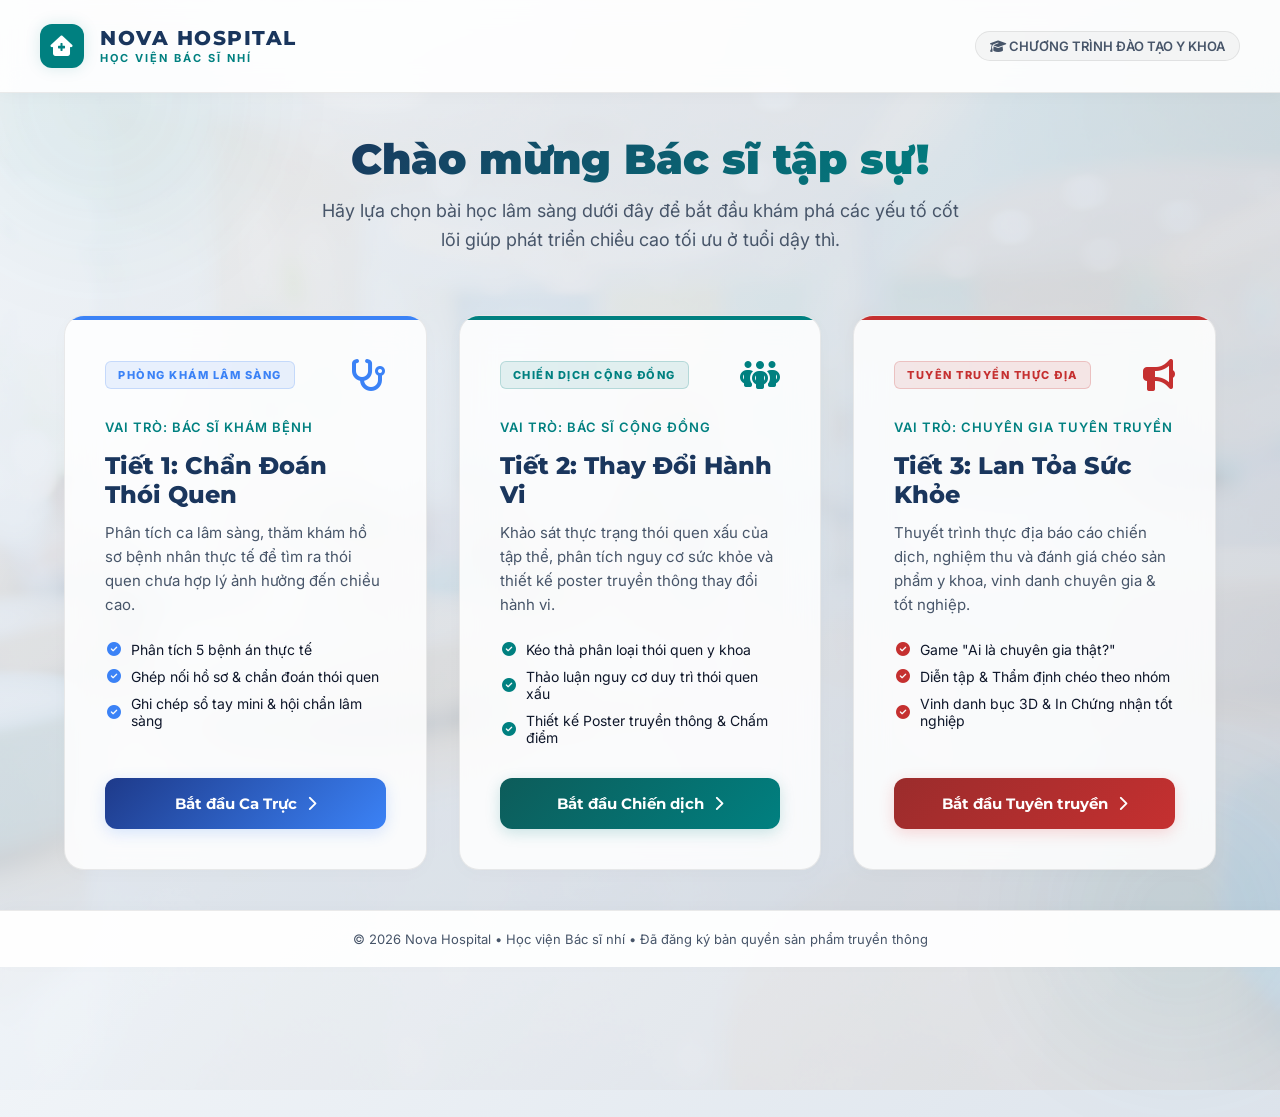
<file: index.html>
<!DOCTYPE html>
<html lang="vi">
<head>
  <meta charset="UTF-8">
  <meta name="viewport" content="width=device-width, initial-scale=1.0">
  <title>Cổng Học Tập - Học Viện Bác Sĩ Nhí | Nova Hospital</title>
  
  <!-- SEO Meta Tags -->
  <meta name="description" content="Hệ thống slide giảng dạy tương tác - Phát triển chiều cao tối ưu - Bệnh viện Nova Hospital.">
  
  <!-- Icon & Google Fonts -->
  <link rel="stylesheet" href="https://cdnjs.cloudflare.com/ajax/libs/font-awesome/6.4.0/css/all.min.css">
  <link rel="preconnect" href="https://fonts.googleapis.com">
  <link rel="preconnect" href="https://fonts.gstatic.com" crossorigin>
  <link href="https://fonts.googleapis.com/css2?family=Inter:wght@300;400;500;600;700;800&family=Montserrat:wght@400;500;600;700;800;900&display=swap" rel="stylesheet">
  
  <style>
    :root {
      --bg-dark: linear-gradient(135deg, rgba(240, 244, 248, 0.88) 0%, rgba(203, 213, 225, 0.88) 100%), url('hospital_blur_bg.png') no-repeat center center fixed;
      --bg-card: rgba(255, 255, 255, 0.85);
      --bg-card-hover: rgba(255, 255, 255, 1);
      --text-main: #0f172a;
      --text-muted: #475569;
      --accent-navy: #1A365D;
      --accent-mint: #008080;
      --accent-mint-glow: rgba(0, 128, 128, 0.15);
      --accent-red: #C53030;
      --panel-border: rgba(0, 0, 0, 0.08);
      --panel-border-hover: rgba(0, 128, 128, 0.3);
      --radius-lg: 20px;
      --radius-md: 12px;
      --font-main: 'Inter', sans-serif;
      --font-accent: 'Montserrat', sans-serif;
    }

    * {
      box-sizing: border-box;
      margin: 0;
      padding: 0;
    }

    body {
      background: var(--bg-dark);
      background-size: cover;
      color: var(--text-main);
      font-family: var(--font-main);
      min-height: 100vh;
      display: flex;
      flex-direction: column;
      justify-content: space-between;
      align-items: center;
      overflow-x: hidden;
      position: relative;
    }

    /* Background Glow Spheres */
    .bg-glow-sphere {
      position: absolute;
      width: 400px;
      height: 400px;
      border-radius: 50%;
      background: radial-gradient(circle, var(--accent-mint-glow) 0%, rgba(255, 255, 255, 0) 70%);
      filter: blur(50px);
      z-index: 0;
      pointer-events: none;
      opacity: 0.6;
    }
    .sphere-1 { top: -100px; left: -100px; }
    .sphere-2 { bottom: -150px; right: -100px; }

    /* Header */
    .app-header {
      width: 100%;
      padding: 24px 40px;
      display: flex;
      justify-content: space-between;
      align-items: center;
      border-bottom: 1.5px solid var(--panel-border);
      background: rgba(255, 255, 255, 0.9);
      backdrop-filter: blur(12px);
      z-index: 10;
      box-shadow: 0 2px 15px rgba(0,0,0,0.03);
    }

    .header-brand {
      display: flex;
      align-items: center;
      gap: 16px;
    }

    .hospital-logo {
      width: 44px;
      height: 44px;
      background: var(--accent-mint);
      border-radius: var(--radius-md);
      display: flex;
      align-items: center;
      justify-content: center;
      color: #fff;
      font-size: 20px;
      box-shadow: 0 0 15px var(--accent-mint-glow);
    }

    .brand-text h1 {
      font-family: var(--font-accent);
      font-weight: 800;
      font-size: 20px;
      letter-spacing: 1.5px;
      color: var(--accent-navy);
      line-height: 1.1;
    }

    .brand-text p {
      font-size: 11px;
      font-weight: 700;
      color: var(--accent-mint);
      letter-spacing: 2px;
      margin-top: 2px;
    }

    .header-tag {
      font-size: 13px;
      font-weight: 600;
      color: var(--text-muted);
      background: rgba(0,0,0,0.03);
      padding: 6px 14px;
      border-radius: 20px;
      border: 1px solid var(--panel-border);
    }

    /* Main Content */
    .main-container {
      width: 100%;
      max-width: 1200px;
      padding: 40px 24px;
      text-align: center;
      z-index: 5;
      flex-grow: 1;
      display: flex;
      flex-direction: column;
      justify-content: center;
      align-items: center;
      gap: 40px;
    }

    .welcome-section h2 {
      font-family: var(--font-accent);
      font-weight: 900;
      font-size: 42px;
      background: linear-gradient(135deg, var(--accent-navy) 0%, var(--accent-mint) 100%);
      -webkit-background-clip: text;
      -webkit-text-fill-color: transparent;
      margin-bottom: 12px;
    }

    .welcome-section p {
      color: var(--text-muted);
      font-size: 18px;
      max-width: 650px;
      margin: 0 auto;
      line-height: 1.6;
    }

    .lessons-grid {
      display: grid;
      grid-template-columns: repeat(auto-fit, minmax(320px, 1fr));
      gap: 32px;
      width: 100%;
      margin-top: 20px;
    }

    .lesson-card {
      background: var(--bg-card);
      border: 1.5px solid var(--panel-border);
      border-radius: var(--radius-lg);
      padding: 40px;
      text-align: left;
      transition: all 0.4s cubic-bezier(0.16, 1, 0.3, 1);
      display: flex;
      flex-direction: column;
      justify-content: space-between;
      position: relative;
      overflow: hidden;
      backdrop-filter: blur(16px);
      box-shadow: 0 4px 20px rgba(0,0,0,0.02);
    }

    .lesson-card::before {
      content: '';
      position: absolute;
      top: 0;
      left: 0;
      width: 100%;
      height: 4px;
      background: transparent;
      transition: background 0.3s ease;
    }

    .lesson-card.card-tiet1::before { background: #3b82f6; }
    .lesson-card.card-tiet2::before { background: var(--accent-mint); }
    .lesson-card.card-tiet3::before { background: var(--accent-red); }

    .lesson-card:hover {
      transform: translateY(-8px);
      background: var(--bg-card-hover);
    }

    .lesson-card.card-tiet1:hover {
      border-color: rgba(59, 130, 246, 0.45);
      box-shadow: 0 20px 45px rgba(59, 130, 246, 0.15), 0 0 30px rgba(59, 130, 246, 0.08);
    }

    .lesson-card.card-tiet2:hover {
      border-color: rgba(0, 128, 128, 0.45);
      box-shadow: 0 20px 45px rgba(0, 128, 128, 0.15), 0 0 30px rgba(0, 128, 128, 0.08);
    }

    .lesson-card.card-tiet3:hover {
      border-color: rgba(229, 62, 62, 0.45);
      box-shadow: 0 20px 45px rgba(229, 62, 62, 0.15), 0 0 30px rgba(229, 62, 62, 0.08);
    }

    .lesson-meta {
      display: flex;
      justify-content: space-between;
      align-items: center;
      margin-bottom: 24px;
    }

    .lesson-badge {
      font-size: 11px;
      font-weight: 800;
      letter-spacing: 1.5px;
      padding: 6px 12px;
      border-radius: 6px;
      text-transform: uppercase;
    }

    .card-tiet1 .lesson-badge {
      background: rgba(59, 130, 246, 0.1);
      color: #3b82f6;
      border: 1px solid rgba(59, 130, 246, 0.2);
    }

    .card-tiet2 .lesson-badge {
      background: rgba(0, 128, 128, 0.1);
      color: var(--accent-mint);
      border: 1px solid rgba(0, 128, 128, 0.2);
    }

    .card-tiet3 .lesson-badge {
      background: rgba(197, 48, 48, 0.1);
      color: var(--accent-red);
      border: 1px solid rgba(197, 48, 48, 0.2);
    }

    .lesson-icon {
      font-size: 32px;
    }

    .card-tiet1 .lesson-icon { color: #3b82f6; }
    .card-tiet2 .lesson-icon { color: var(--accent-mint); }
    .card-tiet3 .lesson-icon { color: var(--accent-red); }

    .lesson-details h3 {
      font-family: var(--font-accent);
      font-weight: 800;
      font-size: 24px;
      margin-bottom: 12px;
      color: var(--accent-navy);
    }

    .lesson-details .lesson-subtitle {
      font-size: 13px;
      font-weight: 600;
      color: var(--accent-mint);
      margin-bottom: 16px;
      text-transform: uppercase;
      letter-spacing: 1px;
    }

    .lesson-details p.desc {
      color: var(--text-muted);
      font-size: 15px;
      line-height: 1.6;
      margin-bottom: 24px;
      min-height: 72px;
    }

    .lesson-features {
      list-style: none;
      display: flex;
      flex-direction: column;
      gap: 10px;
      margin-bottom: 32px;
      padding-left: 2px;
    }

    .lesson-features li {
      font-size: 14px;
      color: var(--text-main);
      display: flex;
      align-items: center;
      gap: 10px;
    }

    .lesson-features li i {
      font-size: 14px;
    }
    .card-tiet1 .lesson-features li i { color: #3b82f6; }
    .card-tiet2 .lesson-features li i { color: var(--accent-mint); }
    .card-tiet3 .lesson-features li i { color: var(--accent-red); }

    .enter-btn {
      width: 100%;
      padding: 16px;
      border-radius: var(--radius-md);
      font-family: var(--font-accent);
      font-weight: 700;
      font-size: 15px;
      text-align: center;
      text-decoration: none;
      display: flex;
      align-items: center;
      justify-content: center;
      gap: 10px;
      transition: all 0.3s ease;
      cursor: pointer;
      border: none;
    }

    .card-tiet1 .enter-btn {
      background: linear-gradient(135deg, #1e3a8a 0%, #3b82f6 100%);
      color: #fff;
      box-shadow: 0 4px 15px rgba(59, 130, 246, 0.2);
    }
    .card-tiet1 .enter-btn:hover {
      box-shadow: 0 6px 20px rgba(59, 130, 246, 0.4);
      transform: translateY(-2px);
    }

    .card-tiet2 .enter-btn {
      background: linear-gradient(135deg, #0d5c5a 0%, var(--accent-mint) 100%);
      color: #fff;
      box-shadow: 0 4px 15px rgba(0, 128, 128, 0.2);
    }
    .card-tiet2 .enter-btn:hover {
      box-shadow: 0 6px 20px rgba(0, 128, 128, 0.4);
      transform: translateY(-2px);
    }

    .card-tiet3 .enter-btn {
      background: linear-gradient(135deg, #9b2c2c 0%, var(--accent-red) 100%);
      color: #fff;
      box-shadow: 0 4px 15px rgba(229, 62, 62, 0.2);
    }
    .card-tiet3 .enter-btn:hover {
      box-shadow: 0 6px 20px rgba(229, 62, 62, 0.4);
      transform: translateY(-2px);
    }

    /* Footer */
    .app-footer {
      width: 100%;
      padding: 20px;
      text-align: center;
      border-top: 1.5px solid var(--panel-border);
      font-size: 13px;
      color: var(--text-muted);
      z-index: 10;
      background: rgba(255, 255, 255, 0.95);
      box-shadow: 0 -2px 15px rgba(0,0,0,0.02);
    }

    @media (max-width: 768px) {
      .welcome-section h2 {
        font-size: 32px;
      }
      .lessons-grid {
        grid-template-columns: 1fr;
      }
      .lesson-card {
        padding: 30px;
      }
    }
  </style>
</head>
<body>
  <!-- Background Glow Spheres -->
  <div class="bg-glow-sphere sphere-1"></div>
  <div class="bg-glow-sphere sphere-2"></div>

  <!-- Header -->
  <header class="app-header">
    <div class="header-brand">
      <div class="hospital-logo"><i class="fa-solid fa-house-medical"></i></div>
      <div class="brand-text">
        <h1>NOVA HOSPITAL</h1>
        <p>HỌC VIỆN BÁC SĨ NHÍ</p>
      </div>
    </div>
    <div class="header-tag">
      <i class="fa-solid fa-graduation-cap"></i> CHƯƠNG TRÌNH ĐÀO TẠO Y KHOA
    </div>
  </header>

  <!-- Main Content -->
  <main class="main-container">
    <div class="welcome-section">
      <h2>Chào mừng Bác sĩ tập sự!</h2>
      <p>Hãy lựa chọn bài học lâm sàng dưới đây để bắt đầu khám phá các yếu tố cốt lõi giúp phát triển chiều cao tối ưu ở tuổi dậy thì.</p>
    </div>

    <div class="lessons-grid">
      <!-- TIẾT 1 CARD -->
      <div class="lesson-card card-tiet1">
        <div>
          <div class="lesson-meta">
            <span class="lesson-badge">Phòng Khám Lâm Sàng</span>
            <div class="lesson-icon"><i class="fa-solid fa-stethoscope"></i></div>
          </div>
          <div class="lesson-details">
            <div class="lesson-subtitle">Vai trò: Bác sĩ khám bệnh</div>
            <h3>Tiết 1: Chẩn Đoán Thói Quen</h3>
            <p class="desc">Phân tích ca lâm sàng, thăm khám hồ sơ bệnh nhân thực tế để tìm ra thói quen chưa hợp lý ảnh hưởng đến chiều cao.</p>
          </div>
          <ul class="lesson-features">
            <li><i class="fa-solid fa-circle-check"></i> Phân tích 5 bệnh án thực tế</li>
            <li><i class="fa-solid fa-circle-check"></i> Ghép nối hồ sơ & chẩn đoán thói quen</li>
            <li><i class="fa-solid fa-circle-check"></i> Ghi chép sổ tay mini & hội chẩn lâm sàng</li>
          </ul>
        </div>
        <a href="tiet1.html" class="enter-btn">
          <span>Bắt đầu Ca Trực</span> <i class="fa-solid fa-chevron-right"></i>
        </a>
      </div>

      <!-- TIẾT 2 CARD -->
      <div class="lesson-card card-tiet2">
        <div>
          <div class="lesson-meta">
            <span class="lesson-badge">Chiến Dịch Cộng Đồng</span>
            <div class="lesson-icon"><i class="fa-solid fa-people-group"></i></div>
          </div>
          <div class="lesson-details">
            <div class="lesson-subtitle">Vai trò: Bác sĩ cộng đồng</div>
            <h3>Tiết 2: Thay Đổi Hành Vi</h3>
            <p class="desc">Khảo sát thực trạng thói quen xấu của tập thể, phân tích nguy cơ sức khỏe và thiết kế poster truyền thông thay đổi hành vi.</p>
          </div>
          <ul class="lesson-features">
            <li><i class="fa-solid fa-circle-check"></i> Kéo thả phân loại thói quen y khoa</li>
            <li><i class="fa-solid fa-circle-check"></i> Thảo luận nguy cơ duy trì thói quen xấu</li>
            <li><i class="fa-solid fa-circle-check"></i> Thiết kế Poster truyền thông & Chấm điểm</li>
          </ul>
        </div>
        <a href="tiet2.html" class="enter-btn">
          <span>Bắt đầu Chiến dịch</span> <i class="fa-solid fa-chevron-right"></i>
        </a>
      </div>

      <!-- TIẾT 3 CARD -->
      <div class="lesson-card card-tiet3">
        <div>
          <div class="lesson-meta">
            <span class="lesson-badge">Tuyên Truyền Thực Địa</span>
            <div class="lesson-icon"><i class="fa-solid fa-bullhorn"></i></div>
          </div>
          <div class="lesson-details">
            <div class="lesson-subtitle">Vai trò: Chuyên gia tuyên truyền</div>
            <h3>Tiết 3: Lan Tỏa Sức Khỏe</h3>
            <p class="desc">Thuyết trình thực địa báo cáo chiến dịch, nghiệm thu và đánh giá chéo sản phẩm y khoa, vinh danh chuyên gia & tốt nghiệp.</p>
          </div>
          <ul class="lesson-features">
            <li><i class="fa-solid fa-circle-check"></i> Game "Ai là chuyên gia thật?"</li>
            <li><i class="fa-solid fa-circle-check"></i> Diễn tập & Thẩm định chéo theo nhóm</li>
            <li><i class="fa-solid fa-circle-check"></i> Vinh danh bục 3D & In Chứng nhận tốt nghiệp</li>
          </ul>
        </div>
        <a href="tiet3.html" class="enter-btn">
          <span>Bắt đầu Tuyên truyền</span> <i class="fa-solid fa-chevron-right"></i>
        </a>
      </div>
    </div>
  </main>

  <!-- Footer -->
  <footer class="app-footer">
    <p>&copy; 2026 Nova Hospital &bull; Học viện Bác sĩ nhí &bull; Đã đăng ký bản quyền sản phẩm truyền thông</p>
  </footer>
</body>
</html>
</file>
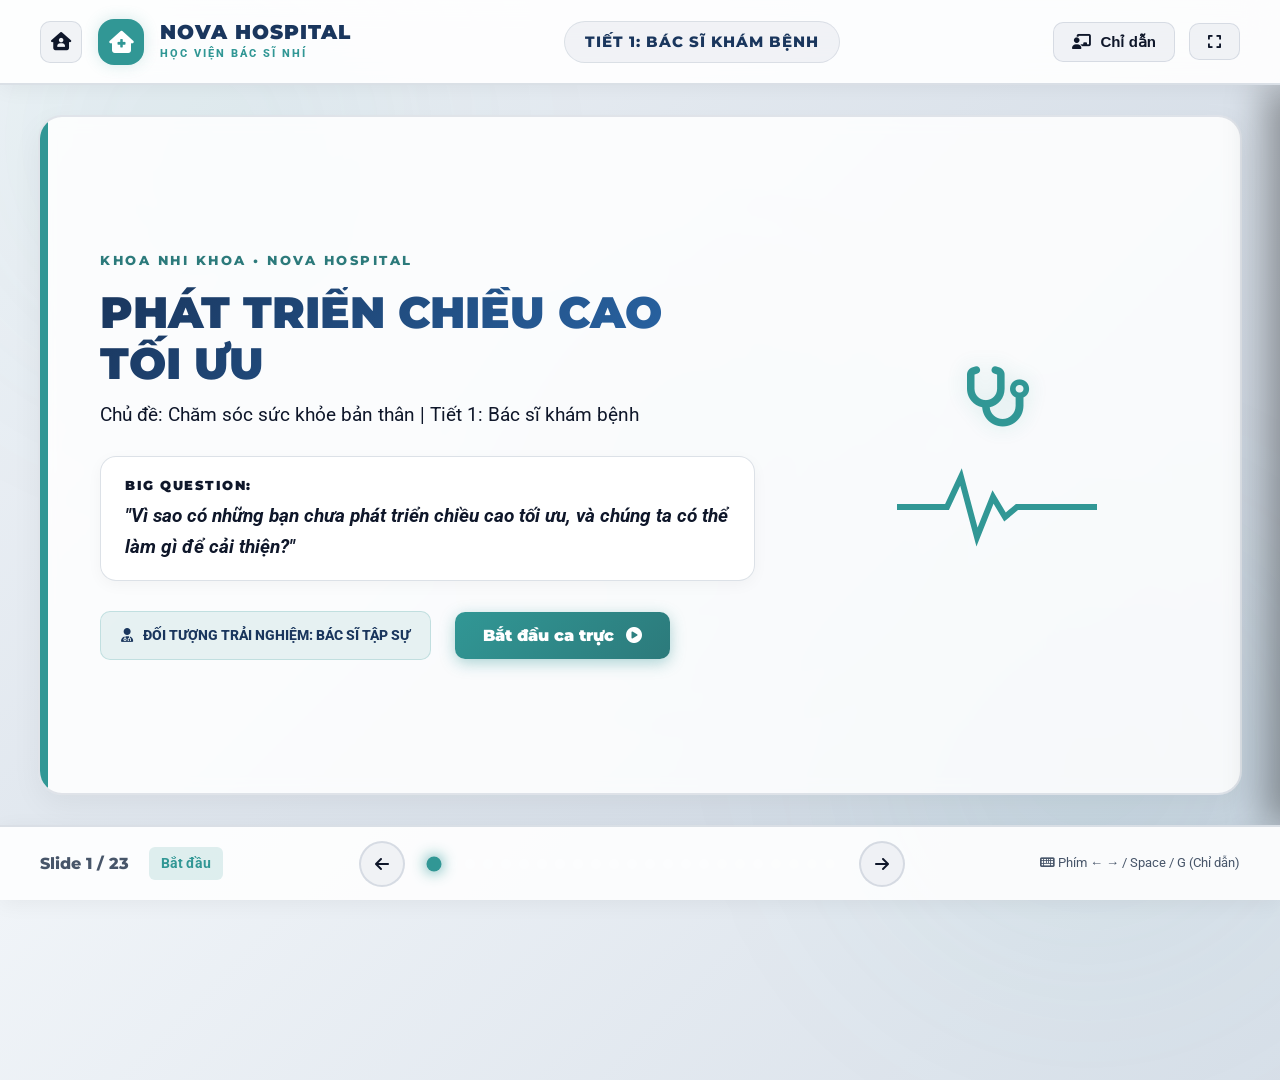
<file: tiet1.html>
<!DOCTYPE html>
<html lang="vi">
<head>
  <meta charset="UTF-8">
  <meta name="viewport" content="width=device-width, initial-scale=1.0">
  <title>Học Viện Bác Sĩ Nhí - Tiết 1: Bác Sĩ Khám Bệnh | Nova Hospital</title>
  
  <!-- SEO Meta Tags -->
  <meta name="description" content="Hệ thống slide giảng dạy tương tác Tiết 1 - Bác sĩ khám bệnh: Khám lâm sàng, chẩn đoán thói quen và kê đơn phát triển chiều cao.">
  
  <!-- Icon & Google Fonts -->
  <link rel="stylesheet" href="https://cdnjs.cloudflare.com/ajax/libs/font-awesome/6.4.0/css/all.min.css">
  <link rel="preconnect" href="https://fonts.googleapis.com">
  <link rel="preconnect" href="https://fonts.gstatic.com" crossorigin>
  <link href="https://fonts.googleapis.com/css2?family=Montserrat:wght@400;500;600;700;800;900&family=Roboto:wght@300;400;500;700;900&display=swap" rel="stylesheet">
  
  <link rel="stylesheet" href="style_master.css">
</head>
<body class="light-mode">
  <!-- Background Glow Spheres -->
  <div class="bg-glow-sphere sphere-1"></div>
  <div class="bg-glow-sphere sphere-2"></div>
  <div class="bg-glow-sphere sphere-3"></div>

  <!-- App Header -->
  <header class="app-header">
    <div class="header-brand">
      <a href="index.html" class="back-portal-btn" title="Quay lại Cổng Học Tập"><i class="fa-solid fa-house-user"></i></a>
      <div class="hospital-logo"><i class="fa-solid fa-house-medical"></i></div>
      <div class="brand-text">
        <h1>NOVA HOSPITAL</h1>
        <p>HỌC VIỆN BÁC SĨ NHÍ</p>
      </div>
    </div>
    
    <div class="active-stage-indicator" id="current-stage-display">
      TIẾT 1: BÁC SĨ KHÁM BỆNH
    </div>
    
    <div class="header-actions">
      <button class="action-btn" id="toggle-guide-btn" title="Bật/Tắt Chỉ dẫn Giáo viên (G)">
        <i class="fa-solid fa-chalkboard-user"></i> <span class="btn-lbl">Chỉ dẫn</span>
      </button>
      <button class="action-btn" id="toggle-fullscreen-btn" title="Toàn màn hình (F)">
        <i class="fa-solid fa-expand"></i>
      </button>
    </div>
  </header>

  <!-- Layout Wrapper (Slide + Teacher Guide Split) -->
  <div class="app-body-wrapper">
    
    <!-- Slides Viewport -->
    <main class="slides-container" id="slides-viewport">
      
      <!-- SLIDE 1: TRANG BÌA (COVER SLIDE) -->
      <section class="slide-panel active" id="slide-1" data-stage="Bắt đầu">
        <div class="cover-layout">
          <div class="cover-accent-line"></div>
          <div class="cover-content">
            <div class="department-tag">KHOA NHI KHOA &bull; NOVA HOSPITAL</div>
            <h2 class="main-title">PHÁT TRIỂN CHIỀU CAO TỐI ƯU</h2>
            <p class="subtitle">Chủ đề: Chăm sóc sức khỏe bản thân | Tiết 1: Bác sĩ khám bệnh</p>
            
            <div class="big-question-card glass-panel">
              <span class="question-q">BIG QUESTION:</span>
              <p class="question-text">"Vì sao có những bạn chưa phát triển chiều cao tối ưu, và chúng ta có thể làm gì để cải thiện?"</p>
            </div>
            
            <div class="cover-footer">
              <div class="role-badge">
                <i class="fa-solid fa-user-doctor"></i> ĐỐI TƯỢNG TRẢI NGHIỆM: BÁC SĨ TẬP SỰ
              </div>
              <button class="start-lecture-btn" id="start-btn">
                Bắt đầu ca trực <i class="fa-solid fa-circle-play"></i>
              </button>
            </div>
          </div>
          <div class="cover-illustration">
            <div class="stethoscope-glow" style="font-size: 60px; color: var(--accent-mint); text-shadow: 0 0 20px var(--accent-mint-glow);"><i class="fa-solid fa-stethoscope"></i></div>
            <div class="heartbeat-line">
              <svg viewBox="0 0 100 40" class="pulse-svg">
                <path d="M0,20 L25,20 L32,5 L40,35 L48,15 L54,25 L60,20 L100,20" fill="none" stroke="var(--accent-mint)" stroke-width="3" stroke-linecap="round"/>
              </svg>
            </div>
          </div>
        </div>
      </section>

      <!-- ==========================================
           HOẠT ĐỘNG 1: KHỞI ĐỘNG (SLIDE 2 - 6)
           ========================================== -->
      
      <!-- Slide 2: Intro HĐ1 -->
      <section class="slide-panel theme-green" id="slide-2" data-stage="HĐ1: Khởi động">
        <div class="activity-intro-layout color-green-theme">
          <div class="intro-badge">HOẠT ĐỘNG 1</div>
          <div class="intro-sub-card">
            <h3>GHÉP HỒ SƠ BỆNH ÁN</h3>
          </div>
          <div class="intro-icon-large"><i class="fa-solid fa-hospital-user"></i></div>
          <div class="intro-duration"><i class="fa-regular fa-clock"></i> Thời lượng: 7 - 10 phút</div>
        </div>
      </section>

      <!-- Slide 3: Chuẩn bị HĐ1 -->
      <section class="slide-panel theme-green" id="slide-3" data-stage="HĐ1: Chuẩn bị">
        <div class="slide-header">
          <span class="breadcrumb">HOẠT ĐỘNG 1 &bull; CHUẨN BỊ CHỌN CA LÂM SÀNG</span>
          <h2 class="slide-title">Chuẩn Bị</h2>
        </div>
        <div class="prep-grid-3-cards animate-up">
          <div class="prep-card">
            <div class="prep-card-icon">👥</div>
            <h3>Hình thức</h3>
            <p>Hoạt động Cặp đôi / Cá nhân</p>
          </div>
          <div class="prep-card">
            <div class="prep-card-icon">📄</div>
            <h3>Học liệu phát sẵn</h3>
            <p>Phiếu ghép hồ sơ bệnh án</p>
          </div>
          <div class="prep-card">
            <div class="prep-card-icon">🖊️</div>
            <h3>Dụng cụ viết</h3>
            <p>Bút chì, bút mực, thước kẻ</p>
          </div>
        </div>
      </section>

      <!-- Slide 4: Hướng dẫn HĐ1 + Matching Game + Countdown -->
      <section class="slide-panel theme-green" id="slide-4" data-stage="HĐ1: Hướng dẫn">
        <div class="slide-header-split">
          <div class="slide-header">
            <span class="breadcrumb">HOẠT ĐỘNG 1 &bull; GAME: GHÉP HỒ SƠ BỆNH ÁN</span>
            <h2 class="slide-title">Quan Sát & Thảo Luận</h2>
          </div>
          <!-- Timer Widget -->
          <div class="timer-widget" id="timer-hd1">
            <div class="timer-icon"><i class="fa-solid fa-hourglass-half"></i></div>
            <div class="timer-display">08:00</div>
            <div class="timer-controls">
              <button class="timer-btn play-btn" title="Bắt đầu"><i class="fa-solid fa-play"></i></button>
              <button class="timer-btn pause-btn hidden" title="Tạm dừng"><i class="fa-solid fa-pause"></i></button>
              <button class="timer-btn reset-btn" title="Đặt lại"><i class="fa-solid fa-rotate-left"></i></button>
            </div>
          </div>
        </div>
        
        <div class="interactive-matching-game">
          <p class="game-instruction" style="margin-bottom: 12px; color: var(--accent-teal);">
            <i class="fa-solid fa-gamepad"></i> <strong>Ghép hồ sơ bác sĩ:</strong> Chọn <strong>Bệnh nhân</strong> ở cột trái, rồi chọn <strong>Thói quen tương ứng</strong> ở cột phải để ghép nối!
          </p>
          
          <div class="matching-container" style="display: grid; grid-template-columns: 1fr 1fr; gap: 30px; position: relative;">
            <!-- SVG overlay to draw connection lines - USER REQUEST -->
            <svg id="matching-svg" style="position: absolute; top: 0; left: 0; width: 100%; height: 100%; pointer-events: none; z-index: 10;"></svg>
            
            <!-- Cột trái: Bệnh nhân -->
            <div class="matching-column" id="profiles-column" style="display: flex; flex-direction: column; gap: 12px; z-index: 5;">
              <div class="match-item card-item" data-id="nut" id="profile-linhanh" style="background: rgba(255,255,255,0.03); border: 1.5px solid var(--panel-border); border-radius: var(--radius-md); padding: 12px 18px; cursor: pointer; transition: var(--transition-fast);">
                <div class="patient-card-header" style="display: flex; align-items: center; gap: 12px; margin-bottom: 6px;">
                  <img src="patient_linh_anh.png" alt="Linh Anh" class="patient-thumb-img" style="width: 40px; height: 40px; border-radius: 50%; border: 2px solid var(--accent-mint);">
                  <h4 style="font-family: var(--font-accent); font-weight: 800; color: var(--text-main);">BỆNH NHÂN: LINH ANH</h4>
                </div>
                <p class="item-desc" style="color: var(--text-muted); line-height: 1.4;">🥗 Ăn rất ít thịt cá, hầu như không uống sữa hoặc sữa chua. Thường xuyên ăn snack bim bim, đồ ăn vặt nhiều dầu mỡ.</p>
              </div>
              
              <div class="match-item card-item" data-id="sleep" id="profile-kem" style="background: rgba(255,255,255,0.03); border: 1.5px solid var(--panel-border); border-radius: var(--radius-md); padding: 12px 18px; cursor: pointer; transition: var(--transition-fast);">
                <div class="patient-card-header" style="display: flex; align-items: center; gap: 12px; margin-bottom: 6px;">
                  <img src="patient_kem.png" alt="Bạn Kem" class="patient-thumb-img" style="width: 40px; height: 40px; border-radius: 50%; border: 2px solid var(--accent-mint);">
                  <h4 style="font-family: var(--font-accent); font-weight: 800; color: var(--text-main);">BỆNH NHÂN: KEM</h4>
                </div>
                <p class="item-desc" style="color: var(--text-muted); line-height: 1.4;">😴 Thường xuyên thức muộn đến 12h đêm để xem máy tính chơi game. Sáng hôm sau dậy rất muộn, cơ thể mệt mỏi uể oải.</p>
              </div>
              
              <div class="match-item card-item" data-id="exercise" id="profile-namanh" style="background: rgba(255,255,255,0.03); border: 1.5px solid var(--panel-border); border-radius: var(--radius-md); padding: 12px 18px; cursor: pointer; transition: var(--transition-fast);">
                <div class="patient-card-header" style="display: flex; align-items: center; gap: 12px; margin-bottom: 6px;">
                  <img src="patient_nam_anh.png" alt="Nam Anh" class="patient-thumb-img" style="width: 40px; height: 40px; border-radius: 50%; border: 2px solid var(--accent-mint);">
                  <h4 style="font-family: var(--font-accent); font-weight: 800; color: var(--text-main);">BỆNH NHÂN: NAM ANH</h4>
                </div>
                <p class="item-desc" style="color: var(--text-muted); line-height: 1.4;">🏃 Hầu như không tham gia thể thao. Dành toàn bộ thời gian rảnh nằm chơi điện thoại. Ít đi lại, lười làm việc nhẹ.</p>
              </div>
            </div>
            
            <!-- Cột phải: Thói quen -->
            <div class="matching-column" id="targets-column" style="display: flex; flex-direction: column; gap: 12px; justify-content: space-around; z-index: 5;">
              <div class="match-target" data-match="exercise" id="target-ex" style="background: rgba(255,255,255,0.03); border: 1.5px solid var(--panel-border); border-radius: var(--radius-md); padding: 16px; cursor: pointer; transition: var(--transition-fast); display: flex; align-items: center; gap: 15px;">
                <div class="target-icon" style="width: 40px; height: 40px; border-radius: var(--radius-sm); background: rgba(49, 151, 149, 0.2); display: flex; align-items: center; justify-content: center; color: var(--accent-teal); "><i class="fa-solid fa-person-running"></i></div>
                <div>
                  <h5 style="font-family: var(--font-accent); font-weight: 800; color: var(--text-main);">Lười Vận Động</h5>
                  <span class="match-status-badge" style="color: var(--text-muted);">Chưa nối</span>
                </div>
              </div>
              
              <div class="match-target" data-match="nut" id="target-nut" style="background: rgba(255,255,255,0.03); border: 1.5px solid var(--panel-border); border-radius: var(--radius-md); padding: 16px; cursor: pointer; transition: var(--transition-fast); display: flex; align-items: center; gap: 15px;">
                <div class="target-icon" style="width: 40px; height: 40px; border-radius: var(--radius-sm); background: rgba(49, 151, 149, 0.2); display: flex; align-items: center; justify-content: center; color: var(--accent-teal); "><i class="fa-solid fa-apple-whole"></i></div>
                <div>
                  <h5 style="font-family: var(--font-accent); font-weight: 800; color: var(--text-main);">Dinh Dưỡng Sai Lệch</h5>
                  <span class="match-status-badge" style="color: var(--text-muted);">Chưa nối</span>
                </div>
              </div>
              
              <div class="match-target" data-match="sleep" id="target-sleep" style="background: rgba(255,255,255,0.03); border: 1.5px solid var(--panel-border); border-radius: var(--radius-md); padding: 16px; cursor: pointer; transition: var(--transition-fast); display: flex; align-items: center; gap: 15px;">
                <div class="target-icon" style="width: 40px; height: 40px; border-radius: var(--radius-sm); background: rgba(49, 151, 149, 0.2); display: flex; align-items: center; justify-content: center; color: var(--accent-teal); "><i class="fa-solid fa-moon"></i></div>
                <div>
                  <h5 style="font-family: var(--font-accent); font-weight: 800; color: var(--text-main);">Thiếu Giấc Ngủ Ngon</h5>
                  <span class="match-status-badge" style="color: var(--text-muted);">Chưa nối</span>
                </div>
              </div>
            </div>
          </div>
        </div>
      </section>

      <!-- Slide 5: Đáp án HĐ1 -->
      <section class="slide-panel theme-green" id="slide-5" data-stage="HĐ1: Đáp án">
        <div class="slide-header">
          <span class="breadcrumb">HOẠT ĐỘNG 1 &bull; PHÂN TÍCH ĐÁP ÁN</span>
          <h2 class="slide-title">Kết Quả Chẩn Đoán Lâm Sàng</h2>
        </div>
        <div class="grid-3-cols" style="gap: 15px; margin-top: 10px;">
          <!-- Card 1 -->
          <div class="info-card glass-panel" style="border-top: 4px solid var(--accent-red); padding: 20px;">
            <div style="font-size: 32px; margin-bottom: 8px;">🥗</div>
            <h3 style="font-family: var(--font-accent); font-weight: 800; color: var(--accent-red); margin-bottom: 10px;">DINH DƯỠNG LỖI</h3>
            <h4 style="font-weight: 700; color: var(--text-main); margin-bottom: 6px;">Thiếu hụt canxi & đạm</h4>
            <p style="color: var(--text-muted); line-height: 1.4;">Ăn vặt thay cơm làm trẻ tích tụ chất béo có hại, thiếu hụt đạm cấu tạo mô cơ, thiếu hụt canxi xây dựng mật độ xương.</p>
          </div>
          
          <!-- Card 2 -->
          <div class="info-card glass-panel" style="border-top: 4px solid var(--accent-red); padding: 20px;">
            <div style="font-size: 32px; margin-bottom: 8px;">😴</div>
            <h3 style="font-family: var(--font-accent); font-weight: 800; color: var(--accent-red); margin-bottom: 10px;">THIẾU NGỦ SÂU</h3>
            <h4 style="font-weight: 700; color: var(--text-main); margin-bottom: 6px;">Hormone GH suy giảm</h4>
            <p style="color: var(--text-muted); line-height: 1.4;">Ngủ muộn sau 23h làm bỏ lỡ "khung giờ vàng" (22h-02h) giải phóng lượng hormone tăng trưởng GH nhiều nhất của tuyến yên.</p>
          </div>
          
          <!-- Card 3 -->
          <div class="info-card glass-panel" style="border-top: 4px solid var(--accent-red); padding: 20px;">
            <div style="font-size: 32px; margin-bottom: 8px;">🏃</div>
            <h3 style="font-family: var(--font-accent); font-weight: 800; color: var(--accent-red); margin-bottom: 10px;">THIẾU VẬN ĐỘNG</h3>
            <h4 style="font-weight: 700; color: var(--text-main); margin-bottom: 6px;">Sụn tiếp hợp bị nén</h4>
            <p style="color: var(--text-muted); line-height: 1.4;">Nằm xem điện thoại liên tục làm khớp xương chây lì, đĩa sụn sinh trưởng ở đầu xương không được kích thích giãn nở chiều dài.</p>
          </div>
        </div>
      </section>

      <!-- Slide 6: Tổng kết HĐ1 -->
      <section class="slide-panel theme-green" id="slide-6" data-stage="HĐ1: Tổng kết">
        <div class="slide-header">
          <span class="breadcrumb">HOẠT ĐỘNG 1 &bull; TỔNG KẾT KIẾN THỨC</span>
          <h2 class="slide-title">3 Yếu Tố Quyết Định Chiều Cao</h2>
        </div>
        <div class="grid-2-cols" style="align-items: center; gap: 40px; margin-top: 10px;">
          <div class="conclusion-box glass-panel focus-border" style="padding: 24px;">
            <h3 style="font-family: var(--font-accent); font-weight: 800; color: var(--accent-mint); margin-bottom: 12px;">KẾT LUẬN BAN ĐẦU:</h3>
            <p style="color: var(--text-main); line-height: 1.6;">
              Chiều cao của một người chịu ảnh hưởng to lớn từ lối sống sinh hoạt hàng ngày chứ không hoàn toàn do di truyền quyết định.
            </p>
            <p style="color: var(--text-main); line-height: 1.6; margin-top: 10px;">
              Để xương phát triển dài ra tối đa, cơ thể cần sự kết hợp đồng bộ của cả 3 trụ cột y học: <strong>Dinh dưỡng đủ chất + Ngủ sớm trước 22h + Vận động thể lực khoa học</strong>.
            </p>
          </div>
          <div class="infographic-placeholder" style="display: flex; justify-content: center; align-items: center;">
            <div style="background: rgba(49, 151, 149, 0.1); border: 2.5px dashed var(--accent-mint); padding: 30px; border-radius: var(--radius-lg); text-align: center;">
              <div style="font-size: 50px; color: var(--accent-mint); margin-bottom: 12px;"><i class="fa-solid fa-shield-halved"></i></div>
              <h4 style="font-family: var(--font-accent); font-weight: 800; color: var(--accent-navy); margin-bottom: 6px;">BỘ BA SHIELD SỨC KHỎE</h4>
              <p style="color: var(--text-muted);">Thiếu 1 trong 3 lá chắn, chiều cao sẽ không thể đạt mức tối đa!</p>
            </div>
          </div>
        </div>
      </section>

      <!-- ==========================================
           HOẠT ĐỘNG 2: KHÁM BỆNH & HỘI CHẨN (SLIDE 7 - 13)
           ========================================== -->

      <!-- Slide 7: Intro HĐ2 -->
      <section class="slide-panel theme-teal" id="slide-7" data-stage="HĐ2: Chẩn đoán">
        <div class="activity-intro-layout color-teal-theme">
          <div class="intro-badge">HOẠT ĐỘNG 2</div>
          <div class="intro-sub-card">
            <h3>KHÁM BỆNH & HỘI CHẨN</h3>
          </div>
          <div class="intro-icon-large"><i class="fa-solid fa-user-doctor"></i></div>
          <div class="intro-duration"><i class="fa-regular fa-clock"></i> Thời lượng: 15 phút</div>
        </div>
      </section>

      <!-- Slide 8: Chuẩn bị HĐ2 -->
      <section class="slide-panel theme-teal" id="slide-8" data-stage="HĐ2: Chuẩn bị">
        <div class="slide-header">
          <span class="breadcrumb">HOẠT ĐỘNG 2 &bull; CHUẨN BỊ CA LÂM SÀNG</span>
          <h2 class="slide-title">Chuẩn Bị</h2>
        </div>
        <div class="prep-grid-3-cards animate-up">
          <div class="prep-card">
            <div class="prep-card-icon">👥</div>
            <h3>Thành lập hội đồng</h3>
            <p>Nhóm 4 học sinh (Bác sĩ chuyên khoa)</p>
          </div>
          <div class="prep-card">
            <div class="prep-card-icon">📁</div>
            <h3>Học liệu lâm sàng</h3>
            <p>5 Phiếu hồ sơ bệnh án + Phiếu chẩn đoán</p>
          </div>
          <div class="prep-card">
            <div class="prep-card-icon">🖊️</div>
            <h3>Ghi chép chuyên môn</h3>
            <p>Sổ tay ghi chép hội chẩn</p>
          </div>
        </div>
      </section>

      <!-- Slide 9: Hướng dẫn HĐ2 + Countdown -->
      <section class="slide-panel theme-teal" id="slide-9" data-stage="HĐ2: Hướng dẫn">
        <div class="slide-header-split">
          <div class="slide-header">
            <span class="breadcrumb">HOẠT ĐỘNG 2 &bull; HƯỚNG DẪN KHÁM LÂM SÀNG</span>
            <h2 class="slide-title">Khám Bệnh & Chẩn Đoán</h2>
          </div>
          <!-- Timer Widget -->
          <div class="timer-widget" id="timer-hd2">
            <div class="timer-icon"><i class="fa-solid fa-hourglass-half"></i></div>
            <div class="timer-display">15:00</div>
            <div class="timer-controls">
              <button class="timer-btn play-btn" title="Bắt đầu"><i class="fa-solid fa-play"></i></button>
              <button class="timer-btn pause-btn hidden" title="Tạm dừng"><i class="fa-solid fa-pause"></i></button>
              <button class="timer-btn reset-btn" title="Đặt lại"><i class="fa-solid fa-rotate-left"></i></button>
            </div>
          </div>
        </div>
        
        <div class="instructions-steps-box glass-panel" style="padding: 24px; margin-top: 15px;">
          <h3 style="font-family: var(--font-accent); font-weight: 800; color: var(--accent-mint); margin-bottom: 12px;"><i class="fa-solid fa-stethoscope"></i> CÁC BƯỚC THỰC HIỆN CỦA HỘI ĐỒNG BÁC SĨ NHÍ:</h3>
          <ul class="numbered-list-styled" style="display: flex; flex-direction: column; gap: 12px; list-style: none;">
            <li><strong>1. Phân tích hồ sơ bệnh án:</strong> Đọc kỹ dữ liệu lâm sàng của 5 bệnh nhân (Minh, Lâm, My, Nhi, An) được phân phát.</li>
            <li><strong>2. Truy tìm dấu hiệu thói quen xấu:</strong> Xác định các thói quen có hại ảnh hưởng xấu đến chiều cao trong từng ca bệnh.</li>
            <li><strong>3. Điền Phiếu chẩn đoán lâm sàng:</strong> Phân tích xem mỗi bệnh nhân đang mắc thói quen xấu ở nhóm nào (Dinh dưỡng, Giấc ngủ, Vận động) và hậu quả tương ứng là gì.</li>
            <li><strong>4. Thống nhất phác đồ:</strong> Chuẩn bị ý kiến để đại diện nhóm báo cáo hội chẩn trước cả lớp.</li>
          </ul>
        </div>
      </section>

      <!-- Slide 10: Hồ sơ 5 bệnh án + Click/Spacebar Highlight -->
      <section class="slide-panel theme-teal" id="slide-10" data-stage="HĐ2: Hồ sơ bệnh án">
        <div class="slide-header">
          <span class="breadcrumb">HOẠT ĐỘNG 2 &bull; THĂM KHÁM LÂM SÀNG HỒ SƠ</span>
          <h2 class="slide-title">Hồ Sơ Bệnh Án Chi Tiết</h2>
        </div>
        
        <div class="patient-select-tabs" style="margin-top: 10px;">
          <button class="patient-tab active" data-patient="minh">MINH (8 TUỔI)</button>
          <button class="patient-tab" data-patient="lam">LÂM (9 TUỔI)</button>
          <button class="patient-tab" data-patient="my">MY (10 TUỔI)</button>
          <button class="patient-tab" data-patient="nhi">NHI (11 TUỔI)</button>
          <button class="patient-tab" data-patient="an">AN (12 TUỔI)</button>
        </div>
 
        <div class="patient-record-viewer" style="margin-top: 15px;">
          <!-- Bệnh nhân Minh -->
          <div class="patient-record-content" id="record-minh">
            <div class="record-patient-title">
              <span>HỒ SƠ BỆNH NHÂN 1: MINH (8 TUỔI)</span>
              <span class="patient-status text-red">Ca Lâm Sàng #1</span>
            </div>
            <p class="record-text" style="color: #2C3E50;">
              <strong>Dữ liệu lâm sàng:</strong> Bạn Minh cao 115cm (thấp hơn chuẩn trung bình). Trưa nào Minh cũng đi học về muộn nên <span class="bad-habit-span">[bỏ bữa sáng]</span>. Trong bữa trưa ở trường, Minh thường <span class="bad-habit-span">[không uống sữa tươi]</span> và luôn <span class="bad-habit-span">[bỏ lại tôm, cua, cá]</span> vì ngại bóc vỏ. Chiều về Minh thích ăn xúc xích rán cổng trường. Minh đi ngủ lúc 21h30 và thức dậy lúc 6h30 sáng hôm sau. Bạn rất thích tập võ và tham gia chạy bộ đều đặn 45 phút mỗi ngày cùng bố.
            </p>
          </div>
          
          <!-- Bệnh nhân Lâm -->
          <div class="patient-record-content hidden" id="record-lam">
            <div class="record-patient-title">
              <span>HỒ SƠ BỆNH NHÂN 2: LÂM (9 TUỔI)</span>
              <span class="patient-status text-red">Ca Lâm Sàng #2</span>
            </div>
            <p class="record-text" style="color: #2C3E50;">
              <strong>Dữ liệu lâm sàng:</strong> Bạn Lâm lười ăn rau nhưng ăn rất tốt các món thịt bò, trứng, thịt lợn. Lâm rất ghét uống sữa tươi vì thấy đầy bụng, bù lại Lâm thích <span class="bad-habit-span">[uống nước ngọt có ga và trà sữa]</span> mỗi ngày. Hàng ngày, sau khi đi học về, Lâm thường <span class="bad-habit-span">[trùm chăn kín đầu xem iPad]</span> đến 23h30 mới đi ngủ và thức dậy lúc 6h sáng hôm sau. Lâm <span class="bad-habit-span">[lười vận động]</span>, chỉ thích nằm một chỗ chơi game và ngại tham gia các giờ thể chất ở trường.
            </p>
          </div>
          
          <!-- Bệnh nhân My -->
          <div class="patient-record-content hidden" id="record-my">
            <div class="record-patient-title">
              <span>HỒ SƠ BỆNH NHÂN 3: MY (10 TUỔI)</span>
              <span class="patient-status text-red">Ca Lâm Sàng #3</span>
            </div>
            <p class="record-text" style="color: #2C3E50;">
              <strong>Dữ liệu lâm sàng:</strong> Bạn My có chiều cao bình thường. Sáng nào My cũng uống một hộp sữa tươi 180ml và ăn phở hoặc bánh mì cùng bố mẹ. Bữa trưa và tối My ăn uống đầy đủ các chất, đặc biệt là rau xanh và cá hồi. Tuy nhiên, My <span class="bad-habit-span">[rất lười vận động]</span>, đi học về là <span class="bad-habit-span">[ngồi lướt Tiktok, xem Youtube]</span> đến giờ ăn cơm. Sau khi ăn tối, My tiếp tục ngồi học và <span class="bad-habit-span">[không chơi bất kỳ môn thể thao nào]</span>. My thường đi ngủ lúc 22h00 và thức dậy lúc 6h30 sáng hôm sau.
            </p>
          </div>
          
          <!-- Bệnh nhân Nhi -->
          <div class="patient-record-content hidden" id="record-nhi">
            <div class="record-patient-title">
              <span>HỒ SƠ BỆNH NHÂN 4: NHI (11 TUỔI)</span>
              <span class="patient-status text-red">Ca Lâm Sàng #4</span>
            </div>
            <p class="record-text" style="color: #2C3E50;">
              <strong>Dữ liệu lâm sàng:</strong> Bạn Nhi có chiều cao thấp hơn bạn bè cùng lớp. Nhi rất <span class="bad-habit-span">[kén ăn, thường xuyên bỏ bữa]</span> và mỗi bữa chỉ ăn nửa bát cơm với thịt nạc rán, hoàn toàn <span class="bad-habit-span">[không ăn tôm, cua, hải sản hay rau xanh]</span>. Nhi rất ghét sữa tươi và chỉ uống nước lọc. Nhi <span class="bad-habit-span">[ngủ muộn]</span>, thường thức đến 23h00 để đọc truyện tranh. Nhi cũng <span class="bad-habit-span">[ngại vận động]</span>, không bao giờ chạy nhảy hay chơi thể thao vì sợ ra mồ hôi bẩn quần áo.
            </p>
          </div>
          
          <!-- Bệnh nhân An -->
          <div class="patient-record-content hidden" id="record-an">
            <div class="record-patient-title">
              <span>HỒ SƠ BỆNH NHÂN 5: AN (12 TUỔI)</span>
              <span class="patient-status text-red">Ca Lâm Sàng #5</span>
            </div>
            <p class="record-text" style="color: #2C3E50;">
              <strong>Dữ liệu lâm sàng:</strong> Bạn An đang ở độ tuổi phát triển mạnh nhưng chiều cao lại chững lại. An có thói quen <span class="bad-habit-span">[thức khuya đến 24h00]</span> để ôn bài hoặc xem hoạt hình, sáng dậy lúc 6h00 rất mệt mỏi. Trong khẩu phần ăn hàng ngày, An <span class="bad-habit-span">[ăn ít đạm, không ăn cua cá]</span> và <span class="bad-habit-span">[hoàn toàn không uống sữa]</span> vì cho rằng mình đã lớn. An <span class="bad-habit-span">[ít vận động, chỉ dùng thiết bị điện tử]</span> cả ngày nghỉ mà không ra ngoài tập thể thao.
            </p>
          </div>
        </div>

        <div class="highlight-controls-bar" style="margin-top: 15px; display: flex; justify-content: space-between; align-items: center;">
          <span class="tip-text" style="color: var(--text-muted);"><i class="fa-solid fa-keyboard"></i> Nhấn phím <strong>Spacebar</strong> hoặc click nút để chỉ diện thói quen xấu.</span>
          <button class="action-btn highlight-trigger-btn" id="trigger-highlight-btn" style="background: var(--accent-red); color: white; border: none; padding: 8px 16px; border-radius: var(--radius-sm); font-family: var(--font-accent); font-weight: 700; cursor: pointer; transition: var(--transition-fast);">
            <i class="fa-solid fa-highlighter"></i> Chỉ diện thói quen xấu
          </button>
        </div>
      </section>

      <!-- Slide 11: Thảo luận câu hỏi NẾU DUY TRÌ THÓI QUEN NÀY THÌ SAO? -->
      <section class="slide-panel theme-teal" id="slide-11" data-stage="HĐ2: Câu hỏi thảo luận">
        <div class="slide-header">
          <span class="breadcrumb">HOẠT ĐỘNG 2 &bull; HỘI CHẨN CỦA HỘI ĐỒNG Y KHOA</span>
          <h2 class="slide-title">Nếu Duy Trì Thói Quen Này Thì Sao?</h2>
        </div>
        <div class="discussion-grid" style="display: grid; grid-template-columns: 1fr; gap: 12px; margin-top: 10px;">
          <div class="discussion-question-card glass-panel" style="padding: 16px; cursor: pointer; border-left: 4px solid var(--accent-mint);">
            <h4 style="font-family: var(--font-accent); font-weight: 800; color: var(--accent-teal);"><i class="fa-solid fa-circle-question"></i> Câu hỏi 1: Nhóm thói quen dinh dưỡng lỗi?</h4>
            <p style="color: var(--text-muted); margin-top: 5px;">Click để xem chẩn đoán nguy cơ của Bệnh viện...</p>
            <p class="diag-answer hidden" style="color: var(--text-main); margin-top: 8px; font-weight: 500; background: rgba(255,255,255,0.05); padding: 8px 12px; border-radius: 6px;">
              ➔ Thiếu canxi & đạm kéo dài sẽ làm khung xương không có nguyên liệu để xây dựng, mật độ xương thấp, đĩa sụn không phát triển, dẫn đến trẻ có nguy cơ thấp còi vĩnh viễn.
            </p>
          </div>
          
          <div class="discussion-question-card glass-panel" style="padding: 16px; cursor: pointer; border-left: 4px solid var(--accent-mint);">
            <h4 style="font-family: var(--font-accent); font-weight: 800; color: var(--accent-teal);"><i class="fa-solid fa-circle-question"></i> Câu hỏi 2: Nhóm thói quen ngủ muộn, thức khuya?</h4>
            <p style="color: var(--text-muted); margin-top: 5px;">Click để xem chẩn đoán nguy cơ của Bệnh viện...</p>
            <p class="diag-answer hidden" style="color: var(--text-main); margin-top: 8px; font-weight: 500; background: rgba(255,255,255,0.05); padding: 8px 12px; border-radius: 6px;">
              ➔ Thức khuya làm cơ thể giảm tiết hormone sinh trưởng GH. Tuyến yên sản xuất lượng GH cực đại lúc ngủ sâu từ 22h00 - 02h00. Nếu thức khuya sẽ làm xương không được kích hoạt kéo dài.
            </p>
          </div>
          
          <div class="discussion-question-card glass-panel" style="padding: 16px; cursor: pointer; border-left: 4px solid var(--accent-mint);">
            <h4 style="font-family: var(--font-accent); font-weight: 800; color: var(--accent-teal);"><i class="fa-solid fa-circle-question"></i> Câu hỏi 3: Nhóm thói quen ít vận động, dùng thiết bị điện tử?</h4>
            <p style="color: var(--text-muted); margin-top: 5px;">Click để xem chẩn đoán nguy cơ của Bệnh viện...</p>
            <p class="diag-answer hidden" style="color: var(--text-main); margin-top: 8px; font-weight: 500; background: rgba(255,255,255,0.05); padding: 8px 12px; border-radius: 6px;">
              ➔ Cơ xương khớp không được kéo giãn và dồn nén cơ học cần thiết. Đĩa sụn tăng trưởng chui lọt giữa hai khớp đầu xương không có lực co kéo kích thích phân bào, khiến xương chững lại không dài ra.
            </p>
          </div>
        </div>
      </section>

      <!-- Slide 12: Bảng chẩn đoán lâm sàng / Đáp án (Table) -->
      <section class="slide-panel theme-teal" id="slide-12" data-stage="HĐ2: Bảng chẩn đoán">
        <div class="slide-header">
          <span class="breadcrumb">HOẠT ĐỘNG 2 &bull; HỘI CHẨN CHUYÊN KHOA</span>
          <h2 class="slide-title">Báo Cáo Kết Quả Chẩn Đoán Lâm Sàng</h2>
        </div>
        
        <table class="medical-table" style="width: 100%; border-collapse: collapse; margin-top: 10px; ">
          <thead>
            <tr style="background: var(--accent-navy); color: #fff; text-align: left; font-family: var(--font-accent); font-weight: 800;">
              <th style="padding: 8px 12px; border: 1.5px solid var(--panel-border);">BỆNH NHÂN</th>
              <th style="padding: 8px 12px; border: 1.5px solid var(--panel-border);">THÓI QUEN LỖI DỰA TRÊN HỒ SƠ</th>
              <th style="padding: 8px 12px; border: 1.5px solid var(--panel-border);">TRỤ CỘT THIẾU</th>
              <th style="padding: 8px 12px; border: 1.5px solid var(--panel-border);">CHẨN ĐOÁN NGUY CƠ LÂM SÀNG</th>
            </tr>
          </thead>
          <tbody>
            <tr style="border-bottom: 1px solid var(--panel-border);">
              <td style="padding: 6px 12px; font-weight: 700;">Minh (8t)</td>
              <td style="padding: 6px 12px; color: var(--accent-red);">Bỏ ăn sáng, không uống sữa, bỏ tôm cua cá, ăn xúc xích rán</td>
              <td style="padding: 6px 12px; font-weight: bold; color: var(--accent-teal);">Dinh dưỡng</td>
              <td style="padding: 6px 12px;">Thiếu hụt canxi & đạm trầm trọng xây cấu trúc xương.</td>
            </tr>
            <tr style="border-bottom: 1px solid var(--panel-border); background: rgba(255,255,255,0.02);">
              <td style="padding: 6px 12px; font-weight: 700;">Lâm (9t)</td>
              <td style="padding: 6px 12px; color: var(--accent-red);">Không sữa, uống nước ngọt/trà sữa, ngủ 23h30, lười vận động, xem iPad</td>
              <td style="padding: 6px 12px; font-weight: bold; color: var(--accent-teal);">Cả 3 Trụ Cột</td>
              <td style="padding: 6px 12px;">Đào thải canxi (nước ngọt), thiếu hormone GH, xương chây lì.</td>
            </tr>
            <tr style="border-bottom: 1px solid var(--panel-border);">
              <td style="padding: 6px 12px; font-weight: 700;">My (10t)</td>
              <td style="padding: 6px 12px; color: var(--accent-red);">Lười vận động, ngồi lướt Tiktok/Youtube, không thể thao</td>
              <td style="padding: 6px 12px; font-weight: bold; color: var(--accent-teal);">Vận động</td>
              <td style="padding: 6px 12px;">Sụn tiếp hợp không chịu lực kích thích cơ học kéo giãn đầu xương.</td>
            </tr>
            <tr style="border-bottom: 1px solid var(--panel-border); background: rgba(255,255,255,0.02);">
              <td style="padding: 6px 12px; font-weight: 700;">Nhi (11t)</td>
              <td style="padding: 6px 12px; color: var(--accent-red);">Bỏ bữa, kén ăn, không cua cá/rau, không uống sữa, thức 23h00, lười vận động</td>
              <td style="padding: 6px 12px; font-weight: bold; color: var(--accent-teal);">Cả 3 Trụ Cột</td>
              <td style="padding: 6px 12px;">Kém dinh dưỡng, sụn đầu xương chây lì, thiếu hormone GH ban đêm.</td>
            </tr>
            <tr style="border-bottom: 1px solid var(--panel-border);">
              <td style="padding: 6px 12px; font-weight: 700;">An (12t)</td>
              <td style="padding: 6px 12px; color: var(--accent-red);">Thức khuya 24h00, ăn ít đạm, không ăn cua cá, không sữa, ít vận động</td>
              <td style="padding: 6px 12px; font-weight: bold; color: var(--accent-teal);">Cả 3 Trụ Cột</td>
              <td style="padding: 6px 12px;">Thiếu hụt hormone GH trầm trọng nhất (thức 24h00), xương chững tăng trưởng.</td>
            </tr>
          </tbody>
        </table>
      </section>

      <!-- Slide 13: Consolidation HĐ2 / Cơ chế sinh học sụn -->
      <section class="slide-panel theme-teal" id="slide-13" data-stage="HĐ2: Cơ chế sinh học">
        <div class="slide-header">
          <span class="breadcrumb">HOẠT ĐỘNG 2 &bull; CƠ CHẾ KHOA HỌC</span>
          <h2 class="slide-title">Cơ Chế Phát Triển Xương Dài Ra</h2>
        </div>
        <div class="grid-2-cols" style="align-items: center; gap: 30px; margin-top: 10px;">
          <div class="card glass-panel focus-border" style="padding: 24px;">
            <h3 style="font-family: var(--font-accent); font-weight: 800; color: var(--accent-mint); margin-bottom: 12px;">ĐĨA SỤN TIẾP HỢP (EPIPHYSEAL PLATE):</h3>
            <p style="line-height: 1.5; color: var(--text-main);">
              Nằm ở hai đầu của các xương dài (như xương đùi, xương chày). Đây là nơi các tế bào sụn liên tục nhân đôi, phân chia và hóa xương (canxi hóa) dưới tác động của hormone tăng trưởng GH và dinh dưỡng.
            </p>
            <h3 style="font-family: var(--font-accent); font-weight: 800; color: var(--accent-mint); margin-top: 15px; margin-bottom: 8px;">KÍCH THÍCH LỰC CO KÉO CƠ HỌC:</h3>
            <p style="line-height: 1.5; color: var(--text-main);">
              Khi chạy nhảy, nhảy dây, bóng rổ, đĩa sụn tiếp hợp bị kéo giãn và nén ép tuần hoàn. Lực co kéo này kích thích mạch máu nuôi sụn phát triển, đẩy nhanh tiến trình phân bào giúp xương dài ra cực đại.
            </p>
          </div>
          
          <div style="background: rgba(255,255,255,0.02); border: 2px solid var(--panel-border); border-radius: var(--radius-lg); padding: 24px; text-align: center;">
            <div style="font-size: 40px; color: var(--accent-teal); margin-bottom: 10px;"><i class="fa-solid fa-bone"></i></div>
            <h4 style="font-family: var(--font-accent); font-weight: 800; color: var(--accent-navy); margin-bottom: 8px;">ĐĂNG KÝ HỆ SỤN TĂNG TRƯỞNG</h4>
            <p style="color: var(--text-muted); line-height: 1.4; text-align: left;">
              1. 🧱 Canxi, Phốt pho & Đạm: Nguyên liệu cốt hóa xương cứng cáp.<br>
              2. 💤 Giấc ngủ sâu trước 22h: Tuyến yên giải phóng hormone GH tối đa giúp sụn nhân đôi.<br>
              3. 🏃 Luyện tập sức bền: Kích hoạt dòng máu đưa dưỡng chất tới đĩa sụn tiếp hợp.
            </p>
          </div>
        </div>
      </section>

      <!-- ==========================================
           HOẠT ĐỘNG 3: KÊ ĐƠN THUỐC (SLIDE 14 - 18)
           ========================================== -->

      <!-- Slide 14: Intro HĐ3 -->
      <section class="slide-panel theme-blue" id="slide-14" data-stage="HĐ3: Kê đơn thuốc">
        <div class="activity-intro-layout color-blue-theme">
          <div class="intro-badge">HOẠT ĐỘNG 3</div>
          <div class="intro-sub-card">
            <h3>KÊ ĐƠN THUỐC & PHÁC ĐỒ ĐIỀU TRỊ</h3>
          </div>
          <div class="intro-icon-large"><i class="fa-solid fa-file-prescription"></i></div>
          <div class="intro-duration"><i class="fa-regular fa-clock"></i> Thời lượng: 12 phút</div>
        </div>
      </section>

      <!-- Slide 15: Chuẩn bị HĐ3 -->
      <section class="slide-panel theme-blue" id="slide-15" data-stage="HĐ3: Chuẩn bị">
        <div class="slide-header">
          <span class="breadcrumb">HOẠT ĐỘNG 3 &bull; CHUẨN BỊ KÊ ĐƠN THUỐC</span>
          <h2 class="slide-title">Chuẩn Bị</h2>
        </div>
        <div class="prep-grid-3-cards animate-up">
          <div class="prep-card">
            <div class="prep-card-icon">👥</div>
            <h3>Hình thức hoạt động</h3>
            <p>Nhóm y khoa 4 người (giữ nguyên nhóm)</p>
          </div>
          <div class="prep-card">
            <div class="prep-card-icon">💊</div>
            <h3>Học liệu phác đồ</h3>
            <p>Phiếu Đơn thuốc Novastars + Nhãn thuốc</p>
          </div>
          <div class="prep-card">
            <div class="prep-card-icon">🖊️</div>
            <h3>Ký tên bác sĩ</h3>
            <p>Bút ký tên trưởng hội đồng y khoa</p>
          </div>
        </div>
      </section>

      <!-- Slide 16: Hướng dẫn HĐ3 + Countdown -->
      <section class="slide-panel theme-blue" id="slide-16" data-stage="HĐ3: Hướng dẫn">
        <div class="slide-header-split">
          <div class="slide-header">
            <span class="breadcrumb">HOẠT ĐỘNG 3 &bull; HƯỚNG DẪN THỰC HÀNH</span>
            <h2 class="slide-title">Kê Đơn Điều Trị Phác Đồ</h2>
          </div>
          <!-- Timer Widget -->
          <div class="timer-widget" id="timer-hd3">
            <div class="timer-icon"><i class="fa-solid fa-hourglass-half"></i></div>
            <div class="timer-display">12:00</div>
            <div class="timer-controls">
              <button class="timer-btn play-btn" title="Bắt đầu"><i class="fa-solid fa-play"></i></button>
              <button class="timer-btn pause-btn hidden" title="Tạm dừng"><i class="fa-solid fa-pause"></i></button>
              <button class="timer-btn reset-btn" title="Đặt lại"><i class="fa-solid fa-rotate-left"></i></button>
            </div>
          </div>
        </div>
        
        <div class="instructions-steps-box glass-panel" style="padding: 24px; margin-top: 15px;">
          <h3 style="font-family: var(--font-accent); font-weight: 800; color: var(--accent-mint); margin-bottom: 12px;"><i class="fa-solid fa-file-medical"></i> QUY TRÌNH KÊ ĐƠN CỦA HỘI ĐỒNG:</h3>
          <ul class="numbered-list-styled" style="display: flex; flex-direction: column; gap: 10px; list-style: none;">
            <li><strong>1. Nhận dạng bệnh án:</strong> Mỗi nhóm chọn 1 trong 5 ca bệnh án vừa hội chẩn làm mục tiêu điều trị.</li>
            <li><strong>2. Phân tích lỗi hành vi:</strong> Trích xuất các thói quen xấu của ca bệnh đó (Ví dụ: Lâm ngủ muộn, uống nước ngọt có ga).</li>
            <li><strong>3. Viết đơn thuốc phục hồi:</strong> Ghi rõ phác đồ điều trị định lượng cụ thể: Uống sữa bao nhiêu ml, ngủ lúc mấy giờ, tập thể thao gì bao nhiêu phút.</li>
            <li><strong>4. Ký duyệt phác đồ:</strong> Nhóm trưởng ký xác nhận và hoàn thiện phiếu đơn thuốc.</li>
          </ul>
        </div>
      </section>

      <!-- Slide 17: Phác đồ điều trị mẫu (Prescription) -->
      <section class="slide-panel theme-blue" id="slide-17" data-stage="HĐ3: Phác đồ điều trị">
        <div class="slide-header">
          <span class="breadcrumb">HOẠT ĐỘNG 3 &bull; ĐƠN THUỐC MẪU BỆNH VIỆN</span>
          <h2 class="slide-title">Đơn Thuốc Phác Đồ Novastars Đạt Chuẩn</h2>
        </div>
        
        <div class="grid-2-cols" style="gap: 30px; margin-top: 10px; align-items: center;">
          <div class="prescription-box glass-panel" style="padding: 24px; border-left: 4px solid var(--accent-mint);">
            <h3 style="font-family: var(--font-accent); font-weight: 800; color: var(--accent-navy); margin-bottom: 15px; text-transform: uppercase;"><i class="fa-solid fa-file-signature"></i> ĐƠN THUỐC ĐIỀU TRỊ PHỤC HỒI</h3>
            <p style="margin-bottom: 10px; color: var(--text-main);">
              <strong>🧑‍⚕️ Bác sĩ điều trị:</strong> Hội đồng Bác sĩ nhí Nova Hospital
            </p>
            <p style="margin-bottom: 10px; color: var(--text-main);">
              <strong>🧱 Phác đồ Dinh dưỡng:</strong> Đảm bảo 500ml sữa tươi/sữa chua mỗi ngày. Bổ sung đạm, hải sản tôm cua, tuyệt đối không bỏ bữa sáng và cai nước ngọt có ga.
            </p>
            <p style="margin-bottom: 10px; color: var(--text-main);">
              <strong>💤 Phác đồ Giấc ngủ:</strong> Thiết lập thói quen tắt thiết bị điện tử lúc 21h30 và đi ngủ sâu trước 22h00 tối.
            </p>
            <p style="margin-bottom: 10px; color: var(--text-main);">
              <strong>🏃 Phác đồ Luyện tập:</strong> Nhảy dây, bóng rổ hoặc bơi lội kéo giãn đĩa sụn sinh trưởng > 45 phút mỗi ngày.
            </p>
          </div>
          
          <div class="presc-graphic-box" style="text-align: center; background: rgba(49, 151, 149, 0.05); border: 2.5px dashed var(--accent-mint); padding: 30px; border-radius: var(--radius-lg);">
            <div style="font-size: 48px; color: var(--accent-mint); margin-bottom: 10px;"><i class="fa-solid fa-notes-medical"></i></div>
            <h4 style="font-family: var(--font-accent); font-weight: 800; color: var(--accent-navy); margin-bottom: 8px;">KÝ TÊN BÁC SĨ</h4>
            <p style="color: var(--text-muted); line-height: 1.4;">Chữ ký của hội đồng bác sĩ nhí khẳng định tính trách nhiệm y đức và hiệu lực điều trị của đơn thuốc.</p>
          </div>
        </div>
      </section>

      <!-- Slide 18: Tổng kết HĐ3 -->
      <section class="slide-panel theme-blue" id="slide-18" data-stage="HĐ3: Tổng kết">
        <div class="slide-header">
          <span class="breadcrumb">HOẠT ĐỘNG 3 &bull; TỔNG KẾT HỘI CHẨN KÊ ĐƠN</span>
          <h2 class="slide-title">Kỷ Luật Y Khoa Trong Kê Đơn</h2>
        </div>
        <div class="grid-2-cols" style="align-items: center; gap: 30px; margin-top: 10px;">
          <div class="conclusion-box glass-panel focus-border" style="padding: 24px;">
            <h3 style="font-family: var(--font-accent); font-weight: 800; color: var(--accent-mint); margin-bottom: 12px;">KÝ DUYỆT ĐƠN THUỐC:</h3>
            <p style="line-height: 1.5; color: var(--text-main);">
              Đơn thuốc chỉ có giá trị pháp lý và thực tế khi người bệnh hiểu rõ cơ chế khoa học đằng sau các chỉ định và cam kết tuân thủ nghiêm túc.
            </p>
            <p style="line-height: 1.5; color: var(--text-main); margin-top: 10px;">
              Các bác sĩ nhí hãy lưu giữ đơn thuốc này trong sổ tay của bệnh nhân để tiếp tục theo dõi tiến trình hồi phục chiều cao ở các tiết sau.
            </p>
          </div>
          
          <div style="background: rgba(255,255,255,0.02); border: 2px solid var(--panel-border); border-radius: var(--radius-lg); padding: 24px; text-align: center;">
            <div style="font-size: 36px; color: var(--accent-teal); margin-bottom: 8px;"><i class="fa-solid fa-file-invoice-dollar"></i></div>
            <h4 style="font-family: var(--font-accent); font-weight: 800; color: var(--accent-navy); margin-bottom: 6px;">PHÁC ĐỒ PHỤC HỒI CHIỀU CAO</h4>
            <p style="color: var(--text-muted);">Cam kết tuân thủ 100% phác đồ để tối ưu hóa sự nhân lên của đĩa sụn đùi và xương chày.</p>
          </div>
        </div>
      </section>

      <!-- ==========================================
           HOẠT ĐỘNG 4: CUỐN SỔ TAY MINI (SLIDE 19 - 23)
           ========================================== -->

      <!-- Slide 19: Intro HĐ4 -->
      <section class="slide-panel theme-orange" id="slide-19" data-stage="HĐ4: Nhật ký bác sĩ">
        <div class="activity-intro-layout color-orange-theme">
          <div class="intro-badge">HOẠT ĐỘNG 4</div>
          <div class="intro-sub-card">
            <h3>SỔ TAY MINI BÁC SĨ</h3>
          </div>
          <div class="intro-icon-large"><i class="fa-solid fa-book-medical"></i></div>
          <div class="intro-duration"><i class="fa-regular fa-clock"></i> Thời lượng: 8 - 10 phút</div>
        </div>
      </section>

      <!-- Slide 20: Chuẩn bị HĐ4 -->
      <section class="slide-panel theme-orange" id="slide-20" data-stage="HĐ4: Chuẩn bị">
        <div class="slide-header">
          <span class="breadcrumb">HOẠT ĐỘNG 4 &bull; CHUẨN BỊ GẤP SỔ TAY MINI</span>
          <h2 class="slide-title">Chuẩn Bị Sổ Tay mini</h2>
        </div>
        <div class="prep-grid-3-cards animate-up">
          <div class="prep-card">
            <div class="prep-card-icon">👥</div>
            <h3>Hình thức</h3>
            <p>Hoạt động Cá nhân độc lập</p>
          </div>
          <div class="prep-card">
            <div class="prep-card-icon">📄</div>
            <h3>Học liệu phát sẵn</h3>
            <p>Tờ giấy thiết kế gấp sổ tay khổ A4</p>
          </div>
          <div class="prep-card">
            <div class="prep-card-icon">✂️</div>
            <h3>Học cụ</h3>
            <p>Kéo thủ công mini + Bút màu trang trí</p>
          </div>
        </div>
      </section>

      <!-- Slide 21: Hướng dẫn viết nhật ký + Countdown -->
      <section class="slide-panel theme-orange" id="slide-21" data-stage="HĐ4: Hướng dẫn">
        <div class="slide-header-split">
          <div class="slide-header">
            <span class="breadcrumb">HOẠT ĐỘNG 4 &bull; GẤP SỔ TAY MINI Y KHOA</span>
            <h2 class="slide-title">Làm Sổ Tay Ghi Chép Lâm Sàng</h2>
          </div>
          <!-- Timer Widget -->
          <div class="timer-widget" id="timer-hd4">
            <div class="timer-icon"><i class="fa-solid fa-hourglass-half"></i></div>
            <div class="timer-display">08:00</div>
            <div class="timer-controls">
              <button class="timer-btn play-btn" title="Bắt đầu"><i class="fa-solid fa-play"></i></button>
              <button class="timer-btn pause-btn hidden" title="Tạm dừng"><i class="fa-solid fa-pause"></i></button>
              <button class="timer-btn reset-btn" title="Đặt lại"><i class="fa-solid fa-rotate-left"></i></button>
            </div>
          </div>
        </div>
        
        <div class="grid-2-cols" style="gap: 30px; margin-top: 10px; align-items: center;">
          <div class="instructions-steps-box glass-panel" style="padding: 24px;">
            <h3 style="font-family: var(--font-accent); font-weight: 800; color: var(--accent-mint); margin-bottom: 12px;"><i class="fa-solid fa-edit"></i> 3 NỘI DUNG CHÍNH GHI SỔ TAY:</h3>
            <ul class="numbered-list-styled" style="display: flex; flex-direction: column; gap: 8px; list-style: none;">
              <li><strong>Trang 1: Bìa sổ tay:</strong> Ghi tên "Sổ Tay Bác Sĩ Nhí" + Họ tên học sinh + vẽ trang trí logo bệnh viện.</li>
              <li><strong>Trang 2: Nhật ký ca lâm sàng:</strong> Tóm tắt thói quen xấu phổ biến nhất mà nhóm mình vừa phát hiện.</li>
              <li><strong>Trang 3: Đơn thuốc:</strong> Ghi chép phác đồ điều trị chiều cao phục hồi cho ca bệnh nhóm mình phụ trách.</li>
            </ul>
          </div>
          
          <div style="background: rgba(255,255,255,0.02); border: 2px solid var(--panel-border); border-radius: var(--radius-lg); padding: 20px;">
            <h4 style="font-family: var(--font-accent); font-weight: 800; color: var(--accent-navy); margin-bottom: 8px;">HƯỚNG DẪN GẤP SỔ TAY MINI:</h4>
            <p style="color: var(--text-muted); line-height: 1.4;">
              1. Gấp đôi tờ giấy A4 theo chiều dọc.<br>
              2. Gấp tiếp làm tư theo chiều ngang.<br>
              3. Mở ra, cắt một đường ở giữa và xếp lại thành cuốn sổ tay nhỏ 8 trang xinh xắn.<br>
              4. Các bác sĩ tự đặt tên và trang trí bìa sổ tay!
            </p>
          </div>
        </div>
      </section>

      <!-- Slide 22: Bản cam kết hành động / Checklist -->
      <section class="slide-panel theme-orange" id="slide-22" data-stage="HĐ4: Bản cam kết">
        <div class="slide-header">
          <span class="breadcrumb">HOẠT ĐỘNG 4 &bull; TỰ THĂM KHÁM & CAM KẾT</span>
          <h2 class="slide-title">Bản Cam Kết Bác Sĩ Nhí Hành Động</h2>
        </div>
        <div class="grid-2-cols" style="gap: 30px; margin-top: 10px; align-items: center;">
          <div class="checklist-card glass-panel" style="padding: 24px;">
            <h3 style="font-family: var(--font-accent); font-weight: 800; color: var(--accent-mint); margin-bottom: 15px;"><i class="fa-solid fa-circle-check"></i> CLICK CHỌN 4 CAM KẾT VÀNG:</h3>
            <div class="checklist-items" style="display: flex; flex-direction: column; gap: 12px;">
              <label class="checkbox-container" style="display: flex; align-items: center; gap: 12px; cursor: pointer;">
                <input type="checkbox" id="v-commit-meal" style="width: 18px; height: 18px; cursor: pointer;">
                <span>Ăn uống đủ chất dinh dưỡng đạm + tôm cua cá, không bỏ bữa sáng</span>
              </label>
              <label class="checkbox-container" style="display: flex; align-items: center; gap: 12px; cursor: pointer;">
                <input type="checkbox" id="v-commit-milk" style="width: 18px; height: 18px; cursor: pointer;">
                <span>Uống đủ 500ml sữa tươi/sữa chua mỗi ngày</span>
              </label>
              <label class="checkbox-container" style="display: flex; align-items: center; gap: 12px; cursor: pointer;">
                <input type="checkbox" id="v-commit-sleep" style="width: 18px; height: 18px; cursor: pointer;">
                <span>Đi ngủ trước 22h00 tối để kích hoạt hormone tăng trưởng GH</span>
              </label>
              <label class="checkbox-container" style="display: flex; align-items: center; gap: 12px; cursor: pointer;">
                <input type="checkbox" id="v-commit-ex" style="width: 18px; height: 18px; cursor: pointer;">
                <span>Chạy bộ, nhảy dây hoặc chơi thể thao co kéo cơ khớp > 45 phút/ngày</span>
              </label>
            </div>
          </div>
          
          <div class="commitment-display-box" style="text-align: center; background: rgba(49, 151, 149, 0.05); border: 2.5px dashed var(--accent-mint); padding: 30px; border-radius: var(--radius-lg);">
            <div style="font-size: 44px; color: var(--accent-mint); margin-bottom: 10px;"><i class="fa-solid fa-signature"></i></div>
            <h4 style="font-family: var(--font-accent); font-weight: 800; color: var(--accent-navy); margin-bottom: 6px;">CHỮ KÝ BÁC SĨ NHÍ</h4>
            <div class="sig-line" id="v-sig-display" style="font-family: 'Montserrat', sans-serif; font-style: italic; font-weight: bold; color: var(--accent-teal); border-bottom: 2px solid var(--accent-mint); display: inline-block; padding: 0 30px; min-width: 180px; margin-top: 10px;">Bác Sĩ Tập Sự</div>
          </div>
        </div>
      </section>

      <!-- Slide 23: Ending / Chúc mừng (Consolidation - USER REQUEST) -->
      <section class="slide-panel theme-orange" id="slide-23" data-stage="Hoàn thành ca trực">
        <div class="slide-header">
          <span class="breadcrumb">BỆNH VIỆN NOVA HOSPITAL &bull; KẾT THÚC TIẾT 1</span>
          <h2 class="slide-title">Hoàn Thành Ca Trực Lâm Sàng</h2>
        </div>
        
        <div class="grid-2-cols" style="gap: 30px; align-items: center; margin-top: 10px;">
          <div class="conclusion-box glass-panel focus-border" style="padding: 24px;">
            <h3 style="font-family: var(--font-accent); font-weight: 800; color: var(--accent-navy); margin-bottom: 12px;">CHÚC MỪNG CÁC BÁC SĨ TẬP SỰ!</h3>
            <p style="line-height: 1.5; color: var(--text-main);">
              Chúng ta đã xuất sắc chẩn đoán thói quen sinh hoạt chưa hợp lý của 5 bệnh nhân, hiểu rõ cơ chế đĩa sụn tăng trưởng, hormone tăng trưởng GH, và tự làm cho mình cuốn sổ tay mini để sẵn sàng ghi chép.
            </p>
            <p style="line-height: 1.5; color: var(--text-main); margin-top: 10px;">
              Hãy bảo quản cẩn thận Sổ tay mini này. Trong Tiết 2, chúng ta sẽ bắt đầu vai trò mới là **Bác sĩ cộng đồng** để khảo sát diện rộng thói quen xấu của cả tập thể và thiết kế Poster truyền thông.
            </p>
          </div>
          
          <div style="text-align: center;">
            <button class="start-lecture-btn" id="restart-btn" style="background: rgba(255,255,255,0.06); color: var(--text-main); border: 1.5px solid var(--panel-border); padding: 12px 24px; cursor: pointer; border-radius: var(--radius-sm);">
              <i class="fa-solid fa-rotate-left"></i> Khởi động lại ca trực
            </button>
          </div>
        </div>
      </section>

    </main>

    <!-- Teacher Guide Sidebar Drawer -->
    <aside class="teacher-guide-drawer" id="teacher-guide-panel">
      <div class="guide-header">
        <h3><i class="fa-solid fa-chalkboard-user"></i> CHỈ DẪN SƯ PHẠM</h3>
        <button class="close-guide-btn" id="close-guide-btn" title="Đóng chỉ dẫn (G)"><i class="fa-solid fa-xmark"></i></button>
      </div>
      
      <div class="guide-scroll-content">
        <!-- Tiến trình thời lượng -->
        <div class="guide-section-card">
          <div class="g-section-title"><i class="fa-solid fa-clock"></i> TIẾN TRÌNH & THỜI LƯỢNG</div>
          <div class="g-stat-row">
            <span class="g-lbl">Hoạt động:</span>
            <span class="g-val" id="g-act-name">Bắt đầu ca học</span>
          </div>
          <div class="g-stat-row">
            <span class="g-lbl">Thời lượng:</span>
            <span class="g-val" id="g-act-time">1 - 2 phút</span>
          </div>
        </div>
        
        <!-- Chuẩn bị học liệu -->
        <div class="guide-section-card">
          <div class="g-section-title"><i class="fa-solid fa-toolbox"></i> CHUẨN BỊ DẠY HỌC</div>
          <p class="g-text-desc" id="g-prep-details">Màn hình trình chiếu sẵn sàng, giáo án, bút ký tên y khoa.</p>
        </div>

        <!-- Các bước triển khai cho GV -->
        <div class="guide-section-card">
          <div class="g-section-title"><i class="fa-solid fa-list-check"></i> CÁC BƯỚC TRIỂN KHAI (GV)</div>
          <div class="g-steps-list" id="g-steps-container">
            <!-- Triển khai động qua JS -->
          </div>
        </div>

        <!-- Lưu ý sư phạm & Lập luận y khoa -->
        <div class="guide-section-card">
          <div class="g-section-title"><i class="fa-solid fa-triangle-exclamation"></i> LƯU Ý SƯ PHẠM & Y KHOA</div>
          <p class="g-text-desc" id="g-notes-details">Giữ bầu không khí nhập vai bác sĩ ngay từ những giây đầu tiên.</p>
        </div>
      </div>
    </aside>
    
  </div>

  <!-- App Controls (Slide Nav Bar) -->
  <footer class="app-controls">
    <div class="control-left">
      <span class="slide-indicator" id="slide-index-display">Slide 1 / 23</span>
      <span class="slide-stage-name" id="slide-stage-display">Bắt đầu</span>
    </div>
    
    <div class="control-center">
      <button class="control-btn" id="prev-slide-btn" title="Slide trước (Mũi tên Trái)">
        <i class="fa-solid fa-arrow-left"></i>
      </button>
      <div class="slide-progress-dots" id="progress-dots-container">
        <!-- Tạo tự động bằng JS -->
      </div>
      <button class="control-btn" id="next-slide-btn" title="Slide tiếp (Mũi tên Phải/Space)">
        <i class="fa-solid fa-arrow-right"></i>
      </button>
    </div>
    
    <div class="control-right">
      <span class="keyboard-tip"><i class="fa-solid fa-keyboard"></i> Phím &larr; &rarr; / Space / G (Chỉ dẫn)</span>
    </div>
  </footer>

  <script src="app_tiet1.js"></script>
  <!-- Custom Alert Modal -->
  <div id="custom-alert-modal" class="custom-alert-modal hidden">
    <div class="custom-alert-content glass-panel">
      <div class="custom-alert-icon" id="custom-alert-icon">🎉</div>
      <h3 class="custom-alert-title" id="custom-alert-title">Thông báo</h3>
      <p class="custom-alert-message" id="custom-alert-message">Nội dung thông báo...</p>
      <button class="custom-alert-btn" id="custom-alert-close-btn">Đồng ý</button>
    </div>
  </div>
</body>
</html>
</file>
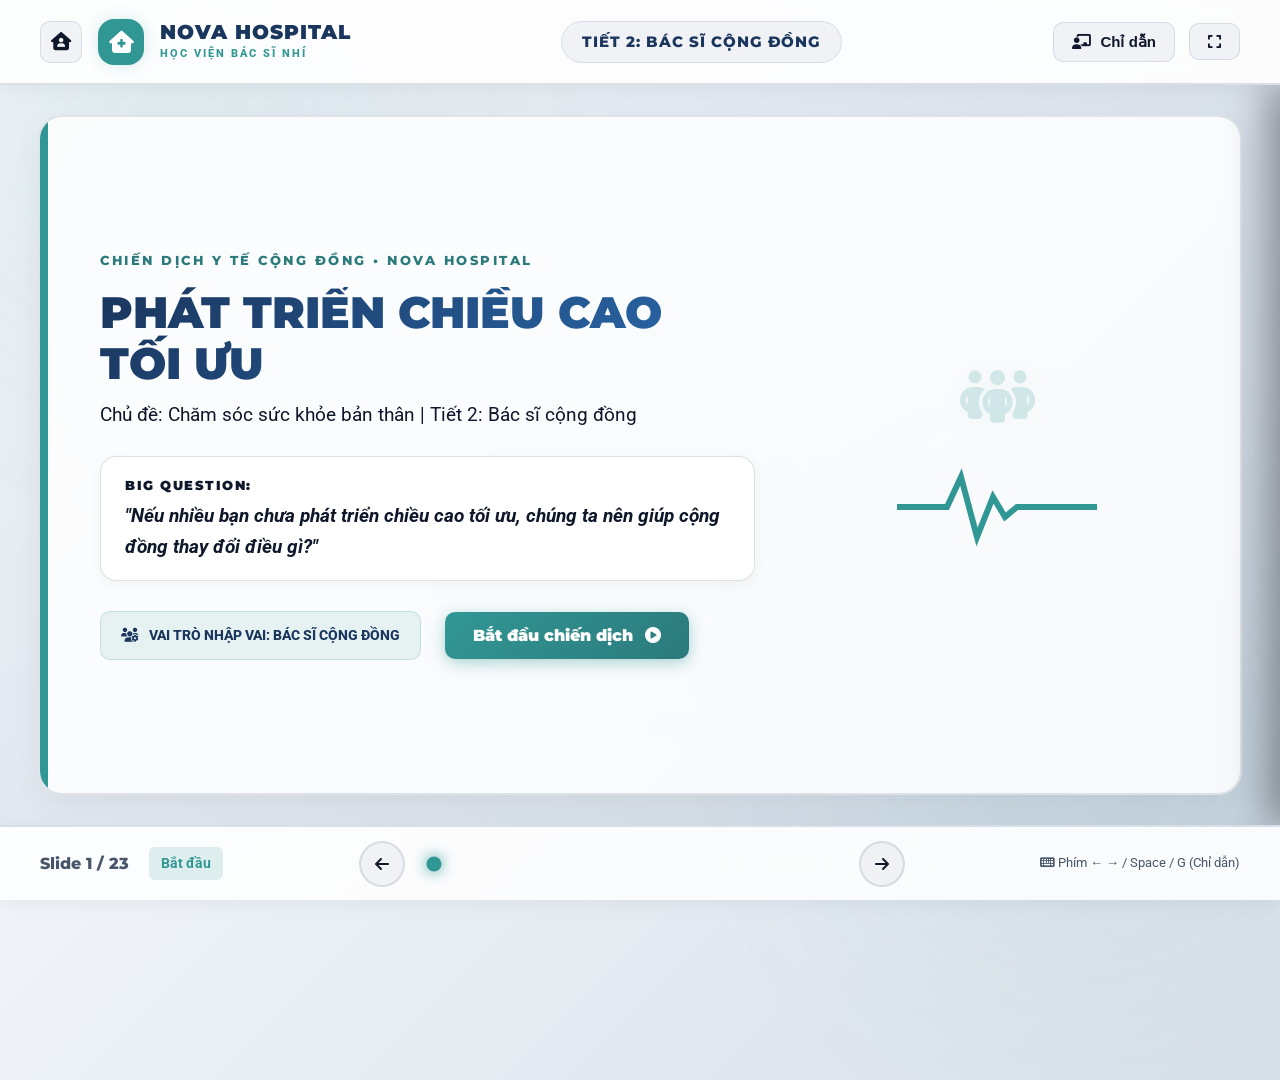
<file: tiet2.html>
<!DOCTYPE html>
<html lang="vi">
<head>
  <meta charset="UTF-8">
  <meta name="viewport" content="width=device-width, initial-scale=1.0">
  <title>Học Viện Bác Sĩ Nhí - Tiết 2: Bác Sĩ Cộng Đồng | Nova Hospital</title>
  
  <!-- SEO Meta Tags -->
  <meta name="description" content="Hệ thống slide giảng dạy tương tác Tiết 2 - Bác sĩ cộng đồng: Khảo sát thực trạng, phân tích nguy cơ và thiết kế poster truyền thông.">
  
  <!-- Icon & Google Fonts -->
  <link rel="stylesheet" href="https://cdnjs.cloudflare.com/ajax/libs/font-awesome/6.4.0/css/all.min.css">
  <link rel="preconnect" href="https://fonts.googleapis.com">
  <link rel="preconnect" href="https://fonts.gstatic.com" crossorigin>
  <link href="https://fonts.googleapis.com/css2?family=Montserrat:wght@400;500;600;700;800;900&family=Roboto:wght@300;400;500;700;900&display=swap" rel="stylesheet">
  
  <link rel="stylesheet" href="style_master.css">
</head>
<body class="light-mode">
  <!-- Background Glow Spheres -->
  <div class="bg-glow-sphere sphere-1"></div>
  <div class="bg-glow-sphere sphere-2"></div>
  <div class="bg-glow-sphere sphere-3"></div>

  <!-- App Header -->
  <header class="app-header">
    <div class="header-brand">
      <a href="index.html" class="back-portal-btn" title="Quay lại Cổng Học Tập"><i class="fa-solid fa-house-user"></i></a>
      <div class="hospital-logo"><i class="fa-solid fa-house-medical"></i></div>
      <div class="brand-text">
        <h1>NOVA HOSPITAL</h1>
        <p>HỌC VIỆN BÁC SĨ NHÍ</p>
      </div>
    </div>
    
    <div class="active-stage-indicator" id="current-stage-display">
      TIẾT 2: BÁC SĨ CỘNG ĐỒNG
    </div>
    
    <div class="header-actions">
      <button class="action-btn" id="toggle-guide-btn" title="Bật/Tắt Chỉ dẫn Giáo viên (G)">
        <i class="fa-solid fa-chalkboard-user"></i> <span class="btn-lbl">Chỉ dẫn</span>
      </button>
      <button class="action-btn" id="toggle-theme-btn" title="Chuyển Sáng/Tối">
        <i class="fa-solid fa-sun"></i>
      </button>
      <button class="action-btn" id="toggle-fullscreen-btn" title="Toàn màn hình (F)">
        <i class="fa-solid fa-expand"></i>
      </button>
    </div>
  </header>

  <!-- Layout Wrapper (Slide + Teacher Guide Split) -->
  <div class="app-body-wrapper">
    
    <!-- Slides Viewport -->
    <main class="slides-container" id="slides-viewport">
      
      <!-- SLIDE 1: TRANG BÌA (COVER SLIDE) -->
      <section class="slide-panel active" id="slide-1" data-stage="Bắt đầu">
        <div class="cover-layout">
          <div class="cover-accent-line"></div>
          <div class="cover-content">
            <div class="department-tag">CHIẾN DỊCH Y TẾ CỘNG ĐỒNG &bull; NOVA HOSPITAL</div>
            <h2 class="main-title">PHÁT TRIỂN CHIỀU CAO TỐI ƯU</h2>
            <p class="subtitle">Chủ đề: Chăm sóc sức khỏe bản thân | Tiết 2: Bác sĩ cộng đồng</p>
            
            <div class="big-question-card glass-panel">
              <span class="question-q">BIG QUESTION:</span>
              <p class="question-text">"Nếu nhiều bạn chưa phát triển chiều cao tối ưu, chúng ta nên giúp cộng đồng thay đổi điều gì?"</p>
            </div>
            
            <div class="cover-footer">
              <div class="role-badge">
                <i class="fa-solid fa-users-gear"></i> VAI TRÒ NHẬP VAI: BÁC SĨ CỘNG ĐỒNG
              </div>
              <button class="start-lecture-btn" id="start-btn">
                Bắt đầu chiến dịch <i class="fa-solid fa-circle-play"></i>
              </button>
            </div>
          </div>
          <div class="cover-illustration">
            <div class="community-glow" style="font-size: 60px; color: var(--accent-mint); text-shadow: 0 0 20px var(--accent-mint-glow);"><i class="fa-solid fa-people-group"></i></div>
            <div class="heartbeat-line">
              <svg viewBox="0 0 100 40" class="pulse-svg">
                <path d="M0,20 L25,20 L32,5 L40,35 L48,15 L54,25 L60,20 L100,20" fill="none" stroke="var(--accent-mint)" stroke-width="3" stroke-linecap="round"/>
              </svg>
            </div>
          </div>
        </div>
      </section>

      <!-- ==========================================
           HOẠT ĐỘNG 1: KHỞI ĐỘNG (SLIDE 2 - 6)
           ========================================== -->
      
      <!-- Slide 2: Intro HĐ1 -->
      <section class="slide-panel theme-green" id="slide-2" data-stage="HĐ1: Khởi động">
        <div class="activity-intro-layout color-green-theme">
          <div class="intro-badge">HOẠT ĐỘNG 1</div>
          <h2 class="intro-main-title">KHỞI ĐỘNG</h2>
          <div class="intro-sub-card">
            
            <h3>GAME: GIẢI CỨU CHIỀU CAO</h3>
          </div>
          <div class="intro-graphic-container" style="margin-top: 15px; display: flex; align-items: center; justify-content: center; gap: 20px;">
            <img src="patient_stunting.png" alt="Nhân vật thấp còi" class="stunting-char-thumb" style="width: 80px; border-radius: var(--radius-sm); border: 2.5px solid var(--accent-red); box-shadow: 0 0 15px rgba(229, 62, 62, 0.4);">
            <div class="intro-bubble font-accent" style="background: var(--bg-panel); border: 1.5px solid var(--panel-border); padding: 12px 18px; border-radius: var(--radius-md); color: #fff; max-width: 250px;">
              <i class="fa-solid fa-triangle-exclamation" style="color: var(--accent-red);"></i> Tớ đang có nguy cơ không đạt chiều cao tối ưu! Cứu tớ với!
            </div>
          </div>
          <div class="intro-duration"><i class="fa-regular fa-clock"></i> Thời lượng: 7 - 10 phút</div>
        </div>
      </section>

      <!-- Slide 3: Chuẩn bị HĐ1 -->
      <section class="slide-panel theme-green" id="slide-3" data-stage="HĐ1: Chuẩn bị">
        <div class="slide-header">
          <span class="breadcrumb">HOẠT ĐỘNG 1 &bull; CHUẨN BỊ CHIẾN DỊCH SỨC KHỎE</span>
          <h2 class="slide-title">Chuẩn Bị</h2>
        </div>
        <div class="prep-grid-3-cards animate-up">
          <div class="prep-card">
            <div class="prep-card-icon">👥</div>
            <h3>Hình thức hoạt động</h3>
            <p>Hoạt động Cá nhân</p>
          </div>
          <div class="prep-card">
            <div class="prep-card-icon">🟢🔴</div>
            <h3>Thẻ màu phản xạ</h3>
            <p>1 Thẻ xanh lá (🟢) + 1 Thẻ đỏ (🔴)</p>
          </div>
          <div class="prep-card">
            <div class="prep-card-icon">📓</div>
            <h3>Ghi chép</h3>
            <p>Sổ tay Bác sĩ cộng đồng</p>
          </div>
        </div>
      </section>

      <!-- Slide 4: Hướng dẫn HĐ1 + Countdown -->
      <section class="slide-panel theme-green" id="slide-4" data-stage="HĐ1: Hướng dẫn">
        <div class="slide-header-split">
          <div class="slide-header">
            <span class="breadcrumb">HOẠT ĐỘNG 1 &bull; GAME: GIẢI CỨU CHIỀU CAO</span>
            <h2 class="slide-title">Luật Chơi Cứu Trợ</h2>
          </div>
          <!-- Timer Widget -->
          <div class="timer-widget" id="timer-hd1">
            <div class="timer-icon"><i class="fa-solid fa-hourglass-half"></i></div>
            <div class="timer-display">08:00</div>
            <div class="timer-controls">
              <button class="timer-btn play-btn" title="Bắt đầu"><i class="fa-solid fa-play"></i></button>
              <button class="timer-btn pause-btn hidden" title="Tạm dừng"><i class="fa-solid fa-pause"></i></button>
              <button class="timer-btn reset-btn" title="Đặt lại"><i class="fa-solid fa-rotate-left"></i></button>
            </div>
          </div>
        </div>
        
        <div class="flowchart-horizontal animate-up" style="display: grid; grid-template-columns: 1fr 1fr 1fr; gap: 20px; margin-top: 15px;">
          <div class="flow-node glass-panel" style="padding: 20px; border-top: 3px solid var(--accent-mint);">
            <div class="flow-icon" style="font-size: 24px; color: var(--accent-mint); margin-bottom: 10px;"><i class="fa-solid fa-magnifying-glass"></i></div>
            <h4 style="font-family: var(--font-accent); font-weight: 800; color: #fff; margin-bottom: 6px;">1. Nhìn Tình Huống</h4>
            <p style="color: var(--text-muted);">Quan sát kỹ các thói quen xuất hiện trên màn hình.</p>
          </div>
          
          <div class="flow-node glass-panel" style="padding: 20px; border-top: 3px solid var(--accent-mint);">
            <div class="flow-icon" style="font-size: 24px; color: var(--accent-mint); margin-bottom: 10px;"><i class="fa-solid fa-hand"></i></div>
            <h4 style="font-family: var(--font-accent); font-weight: 800; color: #fff; margin-bottom: 6px;">2. Giơ Thẻ Chọn</h4>
            <p style="color: var(--text-muted);">Chọn 🟢 nếu thói quen có lợi | Chọn 🔴 nếu thói quen cản trở.</p>
          </div>
          
          <div class="flow-node glass-panel" style="padding: 20px; border-top: 3px solid var(--accent-mint);">
            <div class="flow-icon" style="font-size: 24px; color: var(--accent-mint); margin-bottom: 10px;"><i class="fa-solid fa-comment-medical"></i></div>
            <h4 style="font-family: var(--font-accent); font-weight: 800; color: #fff; margin-bottom: 6px;">3. Giải Thích</h4>
            <p style="color: var(--text-muted);">Lập luận y khoa: Tại sao thói quen đó lại gây ảnh hưởng?</p>
          </div>
        </div>
      </section>

      <!-- Slide 5: Game tương tác HĐ1 -->
      <section class="slide-panel theme-green" id="slide-5" data-stage="HĐ1: Game Kéo Thả">
        <div class="slide-header">
          <span class="breadcrumb">HOẠT ĐỘNG 1 &bull; GAME PHÂN LOẠI</span>
          <h2 class="slide-title">Phân Loại Thói Quen Sức Khỏe</h2>
        </div>
        
        <div class="drag-game-container" style="display: grid; grid-template-columns: 1fr 1fr; gap: 20px; margin-top: 15px;">
          <!-- Cột Xanh (🟢 Có Lợi) -->
          <div class="game-column green-col glass-panel" id="col-green" style="border: 2px dashed rgba(49, 151, 149, 0.4); padding: 15px; border-radius: var(--radius-md); min-height: 250px; text-align: center;">
            <h4 style="font-family: var(--font-accent); font-weight: 800; color: var(--accent-teal); margin-bottom: 12px;"><i class="fa-solid fa-circle-check"></i> 🟢 CÓ LỢI CHO CHIỀU CAO</h4>
            <div class="drop-zone" id="zone-green" style="display: flex; flex-direction: column; gap: 10px; min-height: 180px;"></div>
          </div>
          
          <!-- Cột Đỏ (🔴 Cản Trở) -->
          <div class="game-column red-col glass-panel" id="col-red" style="border: 2px dashed rgba(229, 62, 62, 0.4); padding: 15px; border-radius: var(--radius-md); min-height: 250px; text-align: center;">
            <h4 style="font-family: var(--font-accent); font-weight: 800; color: var(--accent-red); margin-bottom: 12px;"><i class="fa-solid fa-circle-xmark"></i> 🔴 CẢN TRỞ CHIỀU CAO</h4>
            <div class="drop-zone" id="zone-red" style="display: flex; flex-direction: column; gap: 10px; min-height: 180px;"></div>
          </div>
        </div>

        <!-- Các thẻ thói quen kéo thả (hoặc click để di chuyển) -->
        <div class="drag-items-container" id="drag-items" style="display: flex; flex-wrap: wrap; justify-content: center; gap: 10px; margin-top: 15px;">
          <div class="drag-item" data-type="red" id="habit-junk" style="background: rgba(255,255,255,0.08); border: 1.5px solid var(--panel-border); padding: 6px 12px; border-radius: 20px; font-weight: bold; cursor: pointer; color: #fff;">🍔 Ăn nhiều snack, đồ rán vỉa hè</div>
          <div class="drag-item" data-type="green" id="habit-milk" style="background: rgba(255,255,255,0.08); border: 1.5px solid var(--panel-border); padding: 6px 12px; border-radius: 20px; font-weight: bold; cursor: pointer; color: #fff;">🥛 Uống đủ 500ml sữa mỗi ngày</div>
          <div class="drag-item" data-type="red" id="habit-late" style="background: rgba(255,255,255,0.08); border: 1.5px solid var(--panel-border); padding: 6px 12px; border-radius: 20px; font-weight: bold; cursor: pointer; color: #fff;">😴 Thức khuya sau 23h30 xem iPad</div>
          <div class="drag-item" data-type="red" id="habit-lazy" style="background: rgba(255,255,255,0.08); border: 1.5px solid var(--panel-border); padding: 6px 12px; border-radius: 20px; font-weight: bold; cursor: pointer; color: #fff;">🏃 Ít vận động, nằm chơi game</div>
          <div class="drag-item" data-type="green" id="habit-sport" style="background: rgba(255,255,255,0.08); border: 1.5px solid var(--panel-border); padding: 6px 12px; border-radius: 20px; font-weight: bold; cursor: pointer; color: #fff;">🏀 Nhảy dây, chơi thể thao 45 phút</div>
        </div>
        
        <div style="text-align: center; margin-top: 15px;">
          <button class="action-btn" id="check-drag-btn" style="background: var(--accent-mint); color: #fff; border: none; padding: 6px 18px; border-radius: var(--radius-sm); font-weight: bold; cursor: pointer;"><i class="fa-solid fa-circle-check"></i> Kiểm tra phân loại</button>
        </div>
      </section>

      <!-- Slide 6: Tổng kết HĐ1 -->
      <section class="slide-panel theme-green" id="slide-6" data-stage="HĐ1: Tổng kết">
        <div class="slide-header">
          <span class="breadcrumb">HOẠT ĐỘNG 1 &bull; KẾT QUẢ GIẢI CỨU</span>
          <h2 class="slide-title">Thông Điệp Bác Sĩ Cộng Đồng</h2>
        </div>
        <div class="grid-2-cols" style="align-items: center; gap: 40px; margin-top: 10px;">
          <div class="conclusion-box glass-panel focus-border" style="padding: 24px;">
            <h3 style="font-family: var(--font-accent); font-weight: 800; color: var(--accent-mint); margin-bottom: 12px;">BÁC SĨ BÁO CÁO CỘNG ĐỒNG:</h3>
            <p style="color: var(--text-main); line-height: 1.5;">
              Nhiều trẻ em trong cộng đồng xung quanh đang có những thói quen xấu làm cản trở chiều cao một cách thầm lặng mà không hề hay biết.
            </p>
            <p style="color: var(--text-main); line-height: 1.5; margin-top: 10px;">
              Nhiệm vụ của bác sĩ cộng đồng là khảo sát thực trạng, phân tích hậu quả sâu rộng và tổ chức tuyên truyền giúp thay đổi hành vi cho cả tập thể.
            </p>
          </div>
          <div class="infographic-placeholder" style="display: flex; justify-content: center; align-items: center;">
            <div style="background: rgba(49, 151, 149, 0.1); border: 2.5px dashed var(--accent-mint); padding: 30px; border-radius: var(--radius-lg); text-align: center;">
              <div style="font-size: 44px; color: var(--accent-mint); margin-bottom: 12px;"><i class="fa-solid fa-bullhorn"></i></div>
              <h4 style="font-family: var(--font-accent); font-weight: 800; color: #fff; margin-bottom: 6px;">TIẾNG NÓI TRUYỀN THÔNG</h4>
              <p style="color: var(--text-muted);">Không chỉ tự thay đổi, chúng ta cần cùng cộng đồng thay đổi thói quen!</p>
            </div>
          </div>
        </div>
      </section>

      <!-- ==========================================
           HOẠT ĐỘNG 2: KHẢO SÁT THỰC TRẠNG (SLIDE 7 - 13)
           ========================================== -->

      <!-- Slide 7: Intro HĐ2 -->
      <section class="slide-panel theme-teal" id="slide-7" data-stage="HĐ2: Chiến dịch">
        <div class="activity-intro-layout color-teal-theme">
          <div class="intro-badge">HOẠT ĐỘNG 2</div>
          <h2 class="intro-main-title">CHIẾN DỊCH PHÒNG BỆNH</h2>
          <div class="intro-sub-card">
            
            <h3>KHẢO SÁT THỰC TRẠNG & PHÂN TÍCH NGUY CƠ</h3>
          </div>
          <div class="intro-icon-large"><i class="fa-solid fa-clipboard-question"></i></div>
          <div class="intro-duration"><i class="fa-regular fa-clock"></i> Thời lượng: 15 phút</div>
        </div>
      </section>

      <!-- Slide 8: Chuẩn bị HĐ2 -->
      <section class="slide-panel theme-teal" id="slide-8" data-stage="HĐ2: Chuẩn bị">
        <div class="slide-header">
          <span class="breadcrumb">HOẠT ĐỘNG 2 &bull; CHUẨN BỊ CHIẾN DỊCH KHẢO SÁT</span>
          <h2 class="slide-title">Chuẩn Bị</h2>
        </div>
        <div class="prep-grid-3-cards animate-up">
          <div class="prep-card">
            <div class="prep-card-icon">👥</div>
            <h3>Hình thức</h3>
            <p>Nhóm y khoa 4 người</p>
          </div>
          <div class="prep-card">
            <div class="prep-card-icon">📁</div>
            <h3>Dữ liệu lâm sàng</h3>
            <p>5 Bệnh án Tiết 1 + Phiếu phân loại nhóm</p>
          </div>
          <div class="prep-card">
            <div class="prep-card-icon">🖊️</div>
            <h3>Ghi chép</h3>
            <p>Sổ tay Bác sĩ cộng đồng</p>
          </div>
        </div>
      </section>

      <!-- Slide 9: Hướng dẫn HĐ2 + Countdown -->
      <section class="slide-panel theme-teal" id="slide-9" data-stage="HĐ2: Hướng dẫn">
        <div class="slide-header-split">
          <div class="slide-header">
            <span class="breadcrumb">HOẠT ĐỘNG 2 &bull; HƯỚNG DẪN KHẢO SÁT NHÓM</span>
            <h2 class="slide-title">Hướng Dẫn Khảo Sát Thực Trạng</h2>
          </div>
          <!-- Timer Widget -->
          <div class="timer-widget" id="timer-hd2">
            <div class="timer-icon"><i class="fa-solid fa-hourglass-half"></i></div>
            <div class="timer-display">15:00</div>
            <div class="timer-controls">
              <button class="timer-btn play-btn" title="Bắt đầu"><i class="fa-solid fa-play"></i></button>
              <button class="timer-btn pause-btn hidden" title="Tạm dừng"><i class="fa-solid fa-pause"></i></button>
              <button class="timer-btn reset-btn" title="Đặt lại"><i class="fa-solid fa-rotate-left"></i></button>
            </div>
          </div>
        </div>
        
        <div class="instructions-steps-box glass-panel" style="padding: 24px; margin-top: 15px;">
          <h3 style="font-family: var(--font-accent); font-weight: 800; color: var(--accent-mint); margin-bottom: 12px;"><i class="fa-solid fa-notes-medical"></i> CÁC BƯỚC KHẢO SÁT & HỘI CHẨN CỦA NHÓM:</h3>
          <ul class="numbered-list-styled" style="display: flex; flex-direction: column; gap: 10px; list-style: none;">
            <li><strong>1. Thu thập thực trạng:</strong> Xem lại 5 ca bệnh án (Minh, Lâm, My, Nhi, An) từ Tiết 1 để thống kê xem những thói quen xấu nào đang phổ biến nhất.</li>
            <li><strong>2. Phân loại 3 nhóm nguy cơ:</strong> Phân bổ các thói quen xấu vào đúng 3 nhóm: Thói quen dinh dưỡng, Thói quen giấc ngủ, Thói quen vận động trên Phiếu khảo sát.</li>
            <li><strong>3. Đánh giá hậu quả y khoa:</strong> Trả lời câu hỏi <strong>"Nếu duy trì thói quen này kéo dài thì sao?"</strong> cho cả tập thể.</li>
            <li><strong>4. Đề xuất khẩu hiệu:</strong> Chọn một thông điệp đanh thép để chuẩn bị chiến dịch tuyên truyền.</li>
          </ul>
        </div>
      </section>

      <!-- Slide 10: Hồ sơ 5 bệnh án + Click/Spacebar Highlight -->
      <section class="slide-panel theme-teal" id="slide-10" data-stage="HĐ2: Dữ liệu thực trạng">
        <div class="slide-header">
          <span class="breadcrumb">HOẠT ĐỘNG 2 &bull; HỒ SƠ DỮ LIỆU CỘNG ĐỒNG</span>
          <h2 class="slide-title">Dữ Liệu Khảo Sát Ca Lâm Sàng</h2>
        </div>
        
        <div class="patient-select-tabs" style="margin-top: 10px;">
          <button class="patient-tab active" data-patient="minh">MINH (8 TUỔI)</button>
          <button class="patient-tab" data-patient="lam">LÂM (9 TUỔI)</button>
          <button class="patient-tab" data-patient="my">MY (10 TUỔI)</button>
          <button class="patient-tab" data-patient="nhi">NHI (11 TUỔI)</button>
          <button class="patient-tab" data-patient="an">AN (12 TUỔI)</button>
        </div>

        <div class="patient-record-viewer" style="margin-top: 15px;">
          <!-- Bệnh nhân Minh -->
          <div class="patient-record-content" id="record-minh">
            <div class="record-patient-title">
              <span>HỒ SƠ BỆNH NHÂN 1: MINH (8 TUỔI)</span>
              <span class="patient-status text-red">Ca Lâm Sàng #1</span>
            </div>
            <p class="record-text" style="color: #2C3E50;">
              <strong>Dữ liệu lâm sàng:</strong> Bạn Minh cao 115cm (thấp hơn chuẩn trung bình). Trưa nào Minh cũng đi học về muộn nên <span class="bad-habit-span">[bỏ bữa sáng]</span>. Trong bữa trưa ở trường, Minh thường <span class="bad-habit-span">[không uống sữa tươi]</span> và luôn <span class="bad-habit-span">[bỏ lại tôm, cua, cá]</span> vì ngại bóc vỏ. Chiều về Minh thích ăn xúc xích rán cổng trường. Minh đi ngủ lúc 21h30 và thức dậy lúc 6h30 sáng hôm sau. Bạn rất thích tập võ và tham gia chạy bộ đều đặn 45 phút mỗi ngày cùng bố.
            </p>
          </div>
          
          <!-- Bệnh nhân Lâm -->
          <div class="patient-record-content hidden" id="record-lam">
            <div class="record-patient-title">
              <span>HỒ SƠ BỆNH NHÂN 2: LÂM (9 TUỔI)</span>
              <span class="patient-status text-red">Ca Lâm Sàng #2</span>
            </div>
            <p class="record-text" style="color: #2C3E50;">
              <strong>Dữ liệu lâm sàng:</strong> Bạn Lâm lười ăn rau nhưng ăn rất tốt các món thịt bò, trứng, thịt lợn. Lâm rất ghét uống sữa tươi vì thấy đầy bụng, bù lại Lâm thích <span class="bad-habit-span">[uống nước ngọt có ga và trà sữa]</span> mỗi ngày. Hàng ngày, sau khi đi học về, Lâm thường <span class="bad-habit-span">[trùm chăn kín đầu xem iPad]</span> đến 23h30 mới đi ngủ và thức dậy lúc 6h sáng hôm sau. Lâm <span class="bad-habit-span">[lười vận động]</span>, chỉ thích nằm một chỗ chơi game và ngại tham gia các giờ thể chất ở trường.
            </p>
          </div>
          
          <!-- Bệnh nhân My -->
          <div class="patient-record-content hidden" id="record-my">
            <div class="record-patient-title">
              <span>HỒ SƠ BỆNH NHÂN 3: MY (10 TUỔI)</span>
              <span class="patient-status text-red">Ca Lâm Sàng #3</span>
            </div>
            <p class="record-text" style="color: #2C3E50;">
              <strong>Dữ liệu lâm sàng:</strong> Bạn My có chiều cao bình thường. Sáng nào My cũng uống một hộp sữa tươi 180ml và ăn phở hoặc bánh mì cùng bố mẹ. Bữa trưa và tối My ăn uống đầy đủ các chất, đặc biệt là rau xanh và cá hồi. Tuy nhiên, My <span class="bad-habit-span">[rất lười vận động]</span>, đi học về là <span class="bad-habit-span">[ngồi lướt Tiktok, xem Youtube]</span> đến giờ ăn cơm. Sau khi ăn tối, My tiếp tục ngồi học và <span class="bad-habit-span">[không chơi bất kỳ môn thể thao nào]</span>. My thường đi ngủ lúc 22h00 và thức dậy lúc 6h30 sáng hôm sau.
            </p>
          </div>
          
          <!-- Bệnh nhân Nhi -->
          <div class="patient-record-content hidden" id="record-nhi">
            <div class="record-patient-title">
              <span>HỒ SƠ BỆNH NHÂN 4: NHI (11 TUỔI)</span>
              <span class="patient-status text-red">Ca Lâm Sàng #4</span>
            </div>
            <p class="record-text" style="color: #2C3E50;">
              <strong>Dữ liệu lâm sàng:</strong> Bạn Nhi có chiều cao thấp hơn bạn bè cùng lớp. Nhi rất <span class="bad-habit-span">[kén ăn, thường xuyên bỏ bữa]</span> và mỗi bữa chỉ ăn nửa bát cơm với thịt nạc rán, hoàn toàn <span class="bad-habit-span">[không ăn tôm, cua, hải sản hay rau xanh]</span>. Nhi rất ghét sữa tươi và chỉ uống nước lọc. Nhi <span class="bad-habit-span">[ngủ muộn]</span>, thường thức đến 23h00 để đọc truyện tranh. Nhi cũng <span class="bad-habit-span">[ngại vận động]</span>, không bao giờ chạy nhảy hay chơi thể thao vì sợ ra mồ hôi bẩn quần áo.
            </p>
          </div>
          
          <!-- Bệnh nhân An -->
          <div class="patient-record-content hidden" id="record-an">
            <div class="record-patient-title">
              <span>HỒ SƠ BỆNH NHÂN 5: AN (12 TUỔI)</span>
              <span class="patient-status text-red">Ca Lâm Sàng #5</span>
            </div>
            <p class="record-text" style="color: #2C3E50;">
              <strong>Dữ liệu lâm sàng:</strong> Bạn An đang ở độ tuổi phát triển mạnh nhưng chiều cao lại chững lại. An có thói quen <span class="bad-habit-span">[thức khuya đến 24h00]</span> để ôn bài hoặc xem hoạt hình, sáng dậy lúc 6h00 rất mệt mỏi. Trong khẩu phần ăn hàng ngày, An <span class="bad-habit-span">[ăn ít đạm, không ăn cua cá]</span> và <span class="bad-habit-span">[hoàn toàn không uống sữa]</span> vì cho rằng mình đã lớn. An <span class="bad-habit-span">[ít vận động, chỉ dùng thiết bị điện tử]</span> cả ngày nghỉ mà không ra ngoài tập thể thao.
            </p>
          </div>
        </div>

        <div class="highlight-controls-bar" style="margin-top: 15px; display: flex; justify-content: space-between; align-items: center;">
          <span class="tip-text" style="color: var(--text-muted);"><i class="fa-solid fa-keyboard"></i> Nhấn phím <strong>Spacebar</strong> hoặc click nút để chỉ diện thói quen xấu.</span>
          <button class="action-btn highlight-trigger-btn" id="trigger-highlight-btn" style="background: var(--accent-red); color: white; border: none; padding: 8px 16px; border-radius: var(--radius-sm); font-family: var(--font-accent); font-weight: 700; cursor: pointer; transition: var(--transition-fast);">
            <i class="fa-solid fa-highlighter"></i> Chỉ diện thói quen xấu
          </button>
        </div>
      </section>

      <!-- Slide 11: Thảo luận câu hỏi NẾU DUY TRÌ THÓI QUEN NÀY THÌ SAO? -->
      <section class="slide-panel theme-teal" id="slide-11" data-stage="HĐ2: Câu hỏi thảo luận">
        <div class="slide-header">
          <span class="breadcrumb">HOẠT ĐỘNG 2 &bull; HỘI CHẨN NGUY CƠ CỘNG ĐỒNG</span>
          <h2 class="slide-title">Nếu Duy Trì Thói Quen Này Thì Sao?</h2>
        </div>
        <div class="discussion-grid" style="display: grid; grid-template-columns: 1fr; gap: 12px; margin-top: 10px;">
          <div class="discussion-question-card glass-panel" style="padding: 16px; cursor: pointer; border-left: 4px solid var(--accent-mint);">
            <h4 style="font-family: var(--font-accent); font-weight: 800; color: var(--accent-teal);"><i class="fa-solid fa-circle-question"></i> Nếu duy trì thói quen dinh dưỡng xấu (bỏ ăn sáng, kén ăn, uống nước ngọt thay sữa)?</h4>
            <p style="color: var(--text-muted); margin-top: 5px;">Click để xem phân tích y khoa cộng đồng...</p>
            <p class="diag-answer hidden" style="color: var(--text-main); margin-top: 8px; font-weight: 500; background: rgba(255,255,255,0.05); padding: 8px 12px; border-radius: 6px;">
              ➔ Xương thiếu hụt Canxi để hóa cứng xương chày và xương đùi. Thêm vào đó, axit phốt phoric trong nước ngọt có ga sẽ đào thải Canxi ra khỏi cơ thể qua đường tiểu, gây xốp xương, cản trở phát triển chiều cao vượt trội.
            </p>
          </div>
          
          <div class="discussion-question-card glass-panel" style="padding: 16px; cursor: pointer; border-left: 4px solid var(--accent-mint);">
            <h4 style="font-family: var(--font-accent); font-weight: 800; color: var(--accent-teal);"><i class="fa-solid fa-circle-question"></i> Nếu duy trì thói quen ngủ muộn (thức đến 23h00 - 24h00 để đọc truyện, chơi game, xem iPad)?</h4>
            <p style="color: var(--text-muted); margin-top: 5px;">Click để xem phân tích y khoa cộng đồng...</p>
            <p class="diag-answer hidden" style="color: var(--text-main); margin-top: 8px; font-weight: 500; background: rgba(255,255,255,0.05); padding: 8px 12px; border-radius: 6px;">
              ➔ Bỏ lỡ đỉnh tiết hormone tăng trưởng GH ở giai đoạn ngủ sâu lúc 22h00 - 02h00. Nếu thức khuya đến nửa đêm, lượng hormone GH tiết ra từ tuyến yên sẽ giảm đi hơn một nửa, kìm hãm sự phát triển tế bào sụn đĩa tiếp hợp.
            </p>
          </div>
          
          <div class="discussion-question-card glass-panel" style="padding: 16px; cursor: pointer; border-left: 4px solid var(--accent-mint);">
            <h4 style="font-family: var(--font-accent); font-weight: 800; color: var(--accent-teal);"><i class="fa-solid fa-circle-question"></i> Nếu duy trì thói quen ít vận động, lười thể thao, nằm chơi điện tử?</h4>
            <p style="color: var(--text-muted); margin-top: 5px;">Click để xem phân tích y khoa cộng đồng...</p>
            <p class="diag-answer hidden" style="color: var(--text-main); margin-top: 8px; font-weight: 500; background: rgba(255,255,255,0.05); padding: 8px 12px; border-radius: 6px;">
              ➔ Các khớp xương đầu gối và đùi bị dồn nén thụ động và lỏng lẻo. Thiếu lực tác động kéo - đẩy cơ học tuần hoàn từ vận động tích cực sẽ làm các đĩa sụn tiếp hợp ở đầu xương ngủ quên, không chịu phân bào kéo dài xương.
            </p>
          </div>
        </div>
      </section>

      <!-- Slide 12: Bảng chẩn đoán hậu quả / Đáp án (Table) -->
      <section class="slide-panel theme-teal" id="slide-12" data-stage="HĐ2: Bảng nguy cơ">
        <div class="slide-header">
          <span class="breadcrumb">HOẠT ĐỘNG 2 &bull; HẬU QUẢ LÂM SÀNG CỘNG ĐỒNG</span>
          <h2 class="slide-title">Bảng Đối Chiếu Nguy Cơ Y Khoa Cộng Đồng</h2>
        </div>
        
        <table class="medical-table" style="width: 100%; border-collapse: collapse; margin-top: 10px; ">
          <thead>
            <tr style="background: var(--accent-navy); color: #fff; text-align: left; font-family: var(--font-accent); font-weight: 800;">
              <th style="padding: 8px 12px; border: 1.5px solid var(--panel-border);">NHÓM THÓI QUEN</th>
              <th style="padding: 8px 12px; border: 1.5px solid var(--panel-border);">HÀNH VI LỖI PHỔ BIẾN</th>
              <th style="padding: 8px 12px; border: 1.5px solid var(--panel-border);">HẬU QUẢ LÂM SÀNG (NẾU DUY TRÌ KÉO DÀI)</th>
            </tr>
          </thead>
          <tbody>
            <tr style="border-bottom: 1px solid var(--panel-border);">
              <td style="padding: 10px 12px; font-weight: 700; color: var(--accent-teal);">1. DINH DƯỠNG LỖI</td>
              <td style="padding: 10px 12px; color: var(--accent-red);">Bỏ bữa sáng, kén ăn, ít đạm, không ăn cua cá hải sản, lười uống sữa tươi, thích uống nước ngọt có ga và trà sữa.</td>
              <td style="padding: 10px 12px;">Thiếu hụt canxi & đạm xây cấu trúc khung xương. Axit phốt phoric trong nước ngọt có ga làm tăng đào thải canxi qua thận, gây loãng và xốp xương.</td>
            </tr>
            <tr style="border-bottom: 1px solid var(--panel-border); background: rgba(255,255,255,0.02);">
              <td style="padding: 10px 12px; font-weight: 700; color: var(--accent-teal);">2. GIẤC NGỦ MUỘN</td>
              <td style="padding: 10px 12px; color: var(--accent-red);">Ngủ muộn, thức khuya đến 23h00 - 24h00 để học bài hoặc trùm chăn xem iPad/Youtube, đọc truyện tranh.</td>
              <td style="padding: 10px 12px;">Suy giảm nghiêm trọng lượng hormone tăng trưởng GH tiết ra từ tuyến yên. Cản trở quá trình nhân đôi của các tế bào sụn tiếp hợp ở đầu xương.</td>
            </tr>
            <tr style="border-bottom: 1px solid var(--panel-border);">
              <td style="padding: 10px 12px; font-weight: 700; color: var(--accent-teal);">3. LƯỜI VẬN ĐỘNG</td>
              <td style="padding: 10px 12px; color: var(--accent-red);">Ít vận động, ngồi lướt điện thoại, xem tivi cả ngày nghỉ, ngại tham gia thể dục thể thao hoặc vận động đổ mồ hôi.</td>
              <td style="padding: 10px 12px;">Đĩa sụn tiếp hợp chây lì, không nhận được lực kích thích cơ học kéo giãn. Hạn chế lưu lượng máu mang canxi và dưỡng chất tới nuôi dưỡng đầu xương.</td>
            </tr>
          </tbody>
        </table>
      </section>

      <!-- Slide 13: Consolidation HĐ2 / Thông điệp vàng -->
      <section class="slide-panel theme-teal" id="slide-13" data-stage="HĐ2: Thông điệp vàng">
        <div class="slide-header">
          <span class="breadcrumb">HOẠT ĐỘNG 2 &bull; THÔNG ĐIỆP BÁC SĨ CỘNG ĐỒNG</span>
          <h2 class="slide-title">Thông Điệp Vàng Bác Sĩ Cộng Đồng</h2>
        </div>
        <div class="grid-2-cols" style="align-items: center; gap: 30px; margin-top: 10px;">
          <div class="conclusion-box glass-panel focus-border" style="padding: 24px;">
            <h3 style="font-family: var(--font-accent); font-weight: 800; color: var(--accent-mint); margin-bottom: 12px;">3 CHÌA KHÓA MỞ KHÓA CHIỀU CAO:</h3>
            <p style="line-height: 1.5; color: var(--text-main);">
              <strong>🧱 DINH DƯỠNG (Viên gạch):</strong> Cung cấp canxi và đạm để đắp đắp cốt cứng cáp cho xương chày, xương đùi dài ra.
            </p>
            <p style="line-height: 1.5; color: var(--text-main); margin-top: 8px;">
              <strong>☀️ GIẤC NGỦ (Mặt trời):</strong> Ngủ sâu trước 22h tối để giải phóng lượng hormone sinh trưởng GH dồi dào từ tuyến yên giúp nhân đôi sụn tiếp hợp.
            </p>
            <p style="line-height: 1.5; color: var(--text-main); margin-top: 8px;">
              <strong>🧠 VẬN ĐỘNG (Lực kéo):</strong> Tập thể dục, chạy nhảy để kích hoạt co giãn các khớp xương co kéo, đánh thức các đĩa sụn sinh trưởng.
            </p>
          </div>
          
          <div style="background: rgba(255,255,255,0.02); border: 2px solid var(--panel-border); border-radius: var(--radius-lg); padding: 24px; text-align: center;">
            <div style="font-size: 40px; color: var(--accent-teal); margin-bottom: 10px;"><i class="fa-solid fa-heart-circle-check"></i></div>
            <h4 style="font-family: var(--font-accent); font-weight: 800; color: #fff; margin-bottom: 8px;">CAM KẾT CỘNG ĐỒNG</h4>
            <p style="color: var(--text-muted); line-height: 1.4;">
              Bác sĩ cộng đồng hướng đến mục tiêu: 100% trẻ em xung quanh hiểu rõ tác hại của nước ngọt có ga, bỏ thức khuya, tập thể thao mỗi ngày.
            </p>
          </div>
        </div>
      </section>

      <!-- ==========================================
           HOẠT ĐỘNG 3: THIẾT KẾ POSTER TRUYỀN THÔNG (SLIDE 14 - 18)
           ========================================== -->

      <!-- Slide 14: Intro HĐ3 -->
      <section class="slide-panel theme-blue" id="slide-14" data-stage="HĐ3: Thiết kế Poster">
        <div class="activity-intro-layout color-blue-theme">
          <div class="intro-badge">HOẠT ĐỘNG 3</div>
          <h2 class="intro-main-title">THIẾT KẾ POSTER</h2>
          <div class="intro-sub-card">
            
            <h3>THIẾT KẾ POSTER TRUYỀN THÔNG SỨC KHỎE</h3>
          </div>
          <div class="intro-icon-large"><i class="fa-solid fa-palette"></i></div>
          <div class="intro-duration"><i class="fa-regular fa-clock"></i> Thời lượng: 12 phút</div>
        </div>
      </section>

      <!-- Slide 15: Chuẩn bị HĐ3 -->
      <section class="slide-panel theme-blue" id="slide-15" data-stage="HĐ3: Chuẩn bị">
        <div class="slide-header">
          <span class="breadcrumb">HOẠT ĐỘNG 3 &bull; CHUẨN BỊ THIẾT KẾ</span>
          <h2 class="slide-title">Chuẩn Bị Vẽ Poster</h2>
        </div>
        <div class="prep-grid-3-cards animate-up">
          <div class="prep-card">
            <div class="prep-card-icon">👥</div>
            <h3>Hình thức</h3>
            <p>Nhóm y khoa 4 người (giữ nguyên nhóm)</p>
          </div>
          <div class="prep-card">
            <div class="prep-card-icon">📄</div>
            <h3>Khổ giấy vẽ</h3>
            <p>Giấy vẽ khổ lớn A3 hoặc A2</p>
          </div>
          <div class="prep-card">
            <div class="prep-card-icon">🎨</div>
            <h3>Học liệu vẽ</h3>
            <p>Bút màu chì, màu nước, thước kẻ</p>
          </div>
        </div>
      </section>

      <!-- Slide 16: Hướng dẫn công thức Poster + Countdown -->
      <section class="slide-panel theme-blue" id="slide-16" data-stage="HĐ3: Hướng dẫn">
        <div class="slide-header-split">
          <div class="slide-header">
            <span class="breadcrumb">HOẠT ĐỘNG 3 &bull; CÔNG THỨC TRUYỀN THÔNG BẮT BUỘC</span>
            <h2 class="slide-title">Công Thức Thiết Kế Poster Đạt Chuẩn</h2>
          </div>
          <!-- Timer Widget -->
          <div class="timer-widget" id="timer-hd3">
            <div class="timer-icon"><i class="fa-solid fa-hourglass-half"></i></div>
            <div class="timer-display">12:00</div>
            <div class="timer-controls">
              <button class="timer-btn play-btn" title="Bắt đầu"><i class="fa-solid fa-play"></i></button>
              <button class="timer-btn pause-btn hidden" title="Tạm dừng"><i class="fa-solid fa-pause"></i></button>
              <button class="timer-btn reset-btn" title="Đặt lại"><i class="fa-solid fa-rotate-left"></i></button>
            </div>
          </div>
        </div>
        
        <div class="grid-3-cols" style="gap: 15px; margin-top: 15px;">
          <div class="info-card glass-panel" style="border-top: 4px solid var(--accent-red); padding: 15px;">
            <h4 style="font-family: var(--font-accent); font-weight: 800; color: var(--accent-red); margin-bottom: 6px;">1. VẤN ĐỀ (SAI)</h4>
            <p style="color: var(--text-muted); line-height: 1.4;">Chỉ rõ thói quen cản trở chiều cao. Ví dụ: Ngủ muộn xem điện thoại, lười vận động, thích uống trà sữa/nước ngọt có ga.</p>
          </div>
          
          <div class="info-card glass-panel" style="border-top: 4px solid var(--accent-orange); padding: 15px;">
            <h4 style="font-family: var(--font-accent); font-weight: 800; color: var(--accent-orange); margin-bottom: 6px;">2. HẬU QUẢ SỨC KHỎE</h4>
            <p style="color: var(--text-muted); line-height: 1.4;">Cảnh báo hậu quả lâm sàng khoa học. Ví dụ: Thiếu hụt hormone GH, đào thải Canxi, đĩa sụn đầu xương chây lì không phát triển.</p>
          </div>
          
          <div class="info-card glass-panel" style="border-top: 4px solid var(--accent-mint); padding: 15px;">
            <h4 style="font-family: var(--font-accent); font-weight: 800; color: var(--accent-mint); margin-bottom: 6px;">3. GIẢI PHÁP (ĐÚNG)</h4>
            <p style="color: var(--text-muted); line-height: 1.4;">Đưa ra phác đồ hành động có định lượng. Ví dụ: Uống 500ml sữa, ngủ trước 22h00, chạy nhảy thể dục co giãn xương khớp > 45 phút.</p>
          </div>
        </div>
      </section>

      <!-- Slide 17: Thẩm định Poster & Chấm điểm (Checklist & Grading - USER REQUEST) -->
      <section class="slide-panel theme-blue" id="slide-17" data-stage="HĐ3: Thẩm định & Chấm điểm">
        <div class="slide-header">
          <span class="breadcrumb">HOẠT ĐỘNG 3 &bull; KIỂM TRA QUY CHUẨN & CHẤM ĐIỂM</span>
          <h2 class="slide-title">Thẩm Định Chất Lượng Poster & Chấm Điểm</h2>
        </div>
        
        <div class="grid-2-cols" style="gap: 30px; margin-top: 10px; align-items: stretch;">
          <!-- Left: Checklist quy chuẩn -->
          <div class="checklist-card glass-panel" style="padding: 20px; display: flex; flex-direction: column; justify-content: space-between;">
            <div>
              <h3 style="font-family: var(--font-accent); font-weight: 800; color: var(--accent-mint); margin-bottom: 12px; "><i class="fa-solid fa-list-check"></i> CHECKLIST KIỂM TRA HỢP QUY CHUẨN:</h3>
              <div class="checklist-items" style="display: flex; flex-direction: column; gap: 8px;">
                <label class="checkbox-container" style="display: flex; align-items: center; gap: 10px; cursor: pointer;">
                  <input type="checkbox" id="post-check-1" style="width: 18px; height: 18px; cursor: pointer;">
                  <span>Đủ 3 phần: Vấn đề (Sai) ➔ Hậu quả y khoa ➔ Giải pháp (Đúng).</span>
                </label>
                <label class="checkbox-container" style="display: flex; align-items: center; gap: 10px; cursor: pointer;">
                  <input type="checkbox" id="post-check-2" style="width: 18px; height: 18px; cursor: pointer;">
                  <span>Có số liệu định lượng: 500ml sữa, ngủ trước 22h, tập thể thao > 45 phút.</span>
                </label>
                <label class="checkbox-container" style="display: flex; align-items: center; gap: 10px; cursor: pointer;">
                  <input type="checkbox" id="post-check-3" style="width: 18px; height: 18px; cursor: pointer;">
                  <span>Slogan đanh thép, rõ ràng, chữ to dễ đọc lướt.</span>
                </label>
                <label class="checkbox-container" style="display: flex; align-items: center; gap: 10px; cursor: pointer;">
                  <input type="checkbox" id="post-check-4" style="width: 18px; height: 18px; cursor: pointer;">
                  <span>Hình vẽ trực quan, sinh động, sạch sẽ và thu hút.</span>
                </label>
                <label class="checkbox-container" style="display: flex; align-items: center; gap: 10px; cursor: pointer;">
                  <input type="checkbox" id="post-check-5" style="width: 18px; height: 18px; cursor: pointer;">
                  <span>Không dùng thuật ngữ trường học thô sơ (học sinh, chấm điểm).</span>
                </label>
              </div>
            </div>
            
            <div id="check-status-badge" class="score-badge-display" style="text-align: center; display: none;">
              <i class="fa-solid fa-square-check"></i> HỢP QUY CHUẨN Y TẾ
            </div>
          </div>
          
          <!-- Right: Chấm điểm & Lời nhận xét -->
          <div class="grading-panel glass-panel" style="padding: 20px; display: flex; flex-direction: column; justify-content: space-between;">
            <h3 style="font-family: var(--font-accent); font-weight: 800; color: var(--accent-mint); "><i class="fa-solid fa-star-half-stroke"></i> CHẤM ĐIỂM & GHI NHẬN XÉT:</h3>
            
            <div class="score-control-row">
              <button class="score-btn" id="score-minus-btn" title="Giảm điểm"><i class="fa-solid fa-minus"></i></button>
              <div class="score-value" id="score-display-val">0</div>
              <button class="score-btn" id="score-plus-btn" title="Tăng điểm"><i class="fa-solid fa-plus"></i></button>
            </div>
            
            <div class="input-group" style="margin-top: 10px;">
              <textarea class="feedback-textarea" id="grading-comment" placeholder="Nhập lời nhận xét y tế cho nhóm... (Ví dụ: Slogan xuất sắc, hình vẽ sinh học đẹp...)"></textarea>
            </div>
            
            <button class="save-grade-btn" id="submit-grade-btn" style="margin-top: 10px;"><i class="fa-solid fa-cloud-arrow-up"></i> Nghiệm Thu & Lưu Điểm</button>
          </div>
        </div>
      </section>

      <!-- Slide 18: Consolidation HĐ3 -->
      <section class="slide-panel theme-blue" id="slide-18" data-stage="HĐ3: Tiêu chuẩn y tế">
        <div class="slide-header">
          <span class="breadcrumb">HOẠT ĐỘNG 3 &bull; TỔNG KẾT THIẾT KẾ</span>
          <h2 class="slide-title">Tiêu Chuẩn Poster Đạt Chuẩn Y Tế</h2>
        </div>
        <div class="grid-2-cols" style="align-items: center; gap: 30px; margin-top: 10px;">
          <div class="conclusion-box glass-panel focus-border" style="padding: 24px;">
            <h3 style="font-family: var(--font-accent); font-weight: 800; color: var(--accent-mint); margin-bottom: 12px;">ĐÁNH GIÁ CHẤT LƯỢNG TRUYỀN THÔNG:</h3>
            <p style="line-height: 1.5; color: var(--text-main);">
              Một poster truyền thông y tế xuất sắc không chỉ đẹp về mặt mỹ thuật, mà quan trọng hơn là phải thay đổi được tư duy và hành vi của người xem.
            </p>
            <p style="line-height: 1.5; color: var(--text-main); margin-top: 10px;">
              Hãy kiểm tra xem poster của nhóm mình đã có đủ các cảnh báo khoa học về đĩa sụn, hormone tăng trưởng GH, hay định lượng canxi từ sữa chưa nhé!
            </p>
          </div>
          <div style="background: rgba(229, 62, 94, 0.1); border: 2.5px solid rgba(229, 62, 94, 0.4); padding: 24px; border-radius: var(--radius-lg); text-align: center;">
            <div style="font-size: 36px; color: var(--accent-red); margin-bottom: 8px;"><i class="fa-solid fa-triangle-exclamation"></i></div>
            <h4 style="font-family: var(--font-accent); font-weight: 800; color: #fff; margin-bottom: 6px;">LƯU Ý LỖI SAI KHOA HỌC</h4>
            <p style="color: var(--text-muted);">Tránh đưa các phát biểu thiếu căn cứ khoa học lên poster. Hãy bám sát kiến thức y học lâm sàng ở Tiết 1.</p>
          </div>
        </div>
      </section>

      <!-- ==========================================
           HOẠT ĐỘNG 4: NHẬT KÝ BÁC SĨ CỘNG ĐỒNG (SLIDE 19 - 23)
           ========================================== -->

      <!-- Slide 19: Intro HĐ4 -->
      <section class="slide-panel theme-orange" id="slide-19" data-stage="HĐ4: Nhật ký cộng đồng">
        <div class="activity-intro-layout color-orange-theme">
          <div class="intro-badge">HOẠT ĐỘNG 4</div>
          <h2 class="intro-main-title">NHẬT KÝ BÁC SĨ</h2>
          <div class="intro-sub-card">
            
            <h3>NHẬT KÝ BÁC SĨ CỘNG ĐỒNG & BẢN CAM KẾT</h3>
          </div>
          <div class="intro-icon-large"><i class="fa-solid fa-journal-whills"></i></div>
          <div class="intro-duration"><i class="fa-regular fa-clock"></i> Thời lượng: 8 - 10 phút</div>
        </div>
      </section>

      <!-- Slide 20: Chuẩn bị HĐ4 -->
      <section class="slide-panel theme-orange" id="slide-20" data-stage="HĐ4: Chuẩn bị">
        <div class="slide-header">
          <span class="breadcrumb">HOẠT ĐỘNG 4 &bull; CHUẨN BỊ VIẾT NHẬT KÝ</span>
          <h2 class="slide-title">Chuẩn Bị Sổ Tay Cá Nhân</h2>
        </div>
        <div class="prep-grid-3-cards animate-up">
          <div class="prep-card">
            <div class="prep-card-icon">👥</div>
            <h3>Hình thức</h3>
            <p>Hoạt động Cá nhân độc lập</p>
          </div>
          <div class="prep-card">
            <div class="prep-card-icon">📓</div>
            <h3>Sổ tay bác sĩ nhí</h3>
            <p>Sổ tay mini đã tự làm ở Tiết 1</p>
          </div>
          <div class="prep-card">
            <div class="prep-card-icon">🖊️</div>
            <h3>Dụng cụ viết</h3>
            <p>Bút bi, bút mực, bút màu trang trí</p>
          </div>
        </div>
      </section>

      <!-- Slide 21: Hướng dẫn viết nhật ký + Countdown -->
      <section class="slide-panel theme-orange" id="slide-21" data-stage="HĐ4: Hướng dẫn">
        <div class="slide-header-split">
          <div class="slide-header">
            <span class="breadcrumb">HOẠT ĐỘNG 4 &bull; NHẬT KÝ BÁC SĨ CỘNG ĐỒNG</span>
            <h2 class="slide-title">Viết Nhanh Sức Khỏe</h2>
          </div>
          <!-- Timer Widget -->
          <div class="timer-widget" id="timer-hd4">
            <div class="timer-icon"><i class="fa-solid fa-hourglass-half"></i></div>
            <div class="timer-display">08:00</div>
            <div class="timer-controls">
              <button class="timer-btn play-btn" title="Bắt đầu"><i class="fa-solid fa-play"></i></button>
              <button class="timer-btn pause-btn hidden" title="Tạm dừng"><i class="fa-solid fa-pause"></i></button>
              <button class="timer-btn reset-btn" title="Đặt lại"><i class="fa-solid fa-rotate-left"></i></button>
            </div>
          </div>
        </div>
        
        <div class="grid-2-cols" style="gap: 30px; margin-top: 10px; align-items: center;">
          <div class="instructions-steps-box glass-panel" style="padding: 24px;">
            <h3 style="font-family: var(--font-accent); font-weight: 800; color: var(--accent-mint); margin-bottom: 12px;"><i class="fa-solid fa-edit"></i> 2 CÂU HỎI SUY NGẪM TRONG NHẬT KÝ:</h3>
            <ul class="numbered-list-styled" style="display: flex; flex-direction: column; gap: 10px; list-style: none;">
              <li><strong>Câu hỏi 1 (Bài học cộng đồng):</strong> Thói quen xấu nào đang tàn phá sức khỏe và chiều cao của nhiều bạn bè xung quanh nhất mà em muốn giúp thay đổi?</li>
              <li><strong>Câu hỏi 2 (Ý tưởng truyền thông):</strong> Slogan truyền thông nào của nhóm em thấy tâm đắc nhất và vì sao nó lại có sức lan tỏa mạnh mẽ?</li>
            </ul>
          </div>
          
          <div style="background: rgba(255,255,255,0.02); border: 2px solid var(--panel-border); border-radius: var(--radius-lg); padding: 24px;">
            <h4 style="font-family: var(--font-accent); font-weight: 800; color: #fff; margin-bottom: 8px;">GHI NHẬT KÝ NHANH:</h4>
            <p style="color: var(--text-muted); line-height: 1.5;">
              Các bác sĩ hãy viết nhanh câu trả lời vào 2 trang tiếp theo của cuốn sổ tay mini y khoa. Dùng bút màu để làm nổi bật các từ khóa quan trọng liên quan đến canxi, giấc ngủ vàng, hormone GH.
            </p>
          </div>
        </div>
      </section>

      <!-- Slide 22: Bản cam kết hành động tuần tới -->
      <section class="slide-panel theme-orange" id="slide-22" data-stage="HĐ4: Cam kết cộng đồng">
        <div class="slide-header">
          <span class="breadcrumb">HOẠT ĐỘNG 4 &bull; TƯ DUY PHÒNG BỆNH CÁ NHÂN</span>
          <h2 class="slide-title">Hoạt Động Nhỏ – Hiệu Quả Lớn</h2>
        </div>
        <div class="grid-2-cols" style="gap: 30px; margin-top: 10px; align-items: center;">
          <div class="checklist-card glass-panel" style="padding: 24px;">
            <h3 style="font-family: var(--font-accent); font-weight: 800; color: var(--accent-mint); margin-bottom: 15px;"><i class="fa-solid fa-circle-check"></i> CLICK CHỌN PHƯƠNG ÁN CAM KẾT:</h3>
            <div class="checklist-items" style="display: flex; flex-direction: column; gap: 12px;">
              <label class="checkbox-container" style="display: flex; align-items: center; gap: 12px; cursor: pointer;">
                <input type="checkbox" id="v-commit-ad1" style="width: 18px; height: 18px; cursor: pointer;">
                <span>Vận động, kêu gọi tối thiểu 1 bạn cùng lớp cai nước ngọt có ga trong tuần tới.</span>
              </label>
              <label class="checkbox-container" style="display: flex; align-items: center; gap: 12px; cursor: pointer;">
                <input type="checkbox" id="v-commit-ad2" style="width: 18px; height: 18px; cursor: pointer;">
                <span>Giám sát, nhắc nhở các bạn trong nhóm y khoa của mình ngủ trước 22h00.</span>
              </label>
              <label class="checkbox-container" style="display: flex; align-items: center; gap: 12px; cursor: pointer;">
                <input type="checkbox" id="v-commit-ad3" style="width: 18px; height: 18px; cursor: pointer;">
                <span>Hỗ trợ truyền thông: dán poster của nhóm ở bảng tin hoặc chia sẻ thông tin.</span>
              </label>
            </div>
          </div>
          
          <div class="commitment-display-box" style="text-align: center; background: rgba(49, 151, 149, 0.05); border: 2px dashed var(--accent-mint); padding: 30px; border-radius: var(--radius-lg);">
            <div style="font-size: 44px; color: var(--accent-mint); margin-bottom: 10px;"><i class="fa-solid fa-file-contract"></i></div>
            <h4 style="font-family: var(--font-accent); font-weight: 800; color: #fff; margin-bottom: 6px;">CHỮ KÝ BÁC SĨ CỘNG ĐỒNG</h4>
            <div class="sig-line" id="v-sig-display2" style="font-family: 'Montserrat', sans-serif; font-style: italic; font-weight: bold; color: var(--accent-teal); border-bottom: 2px solid var(--accent-mint); display: inline-block; padding: 0 30px; min-width: 180px; margin-top: 10px;">Bác Sĩ Cộng Đồng</div>
          </div>
        </div>
      </section>

      <!-- Slide 23: Ending / Chúc mừng (Consolidation) -->
      <section class="slide-panel theme-orange" id="slide-23" data-stage="Hoàn thành nhiệm vụ">
        <div class="slide-header">
          <span class="breadcrumb">BỆNH VIỆN NOVA HOSPITAL &bull; KẾT THÚC TIẾT 2</span>
          <h2 class="slide-title">Hoàn Thành Nhiệm Vụ Bác Sĩ Cộng Đồng</h2>
        </div>
        
        <div class="grid-2-cols" style="gap: 30px; align-items: center; margin-top: 10px;">
          <div class="conclusion-box glass-panel focus-border" style="padding: 24px;">
            <h3 style="font-family: var(--font-accent); font-weight: 800; color: var(--accent-mint); margin-bottom: 12px;">CHÚC MỪNG CÁC BÁC SĨ CỘNG ĐỒNG!</h3>
            <p style="line-height: 1.5; color: var(--text-main);">
              Chúng ta đã xuất sắc nhận dạng thực trạng thói quen xấu của cộng đồng, phân tích những nguy cơ y khoa khoa học thầm lặng và hoàn thành xuất sắc bản phác thảo thiết kế Poster truyền thông thay đổi hành vi.
            </p>
            <p style="line-height: 1.5; color: var(--text-main); margin-top: 10px;">
              Ở Tiết 3, chúng ta sẽ bắt đầu chiến dịch tuyên truyền thực địa báo cáo kết quả và nghiệm thu chất lượng sản phẩm y khoa chuẩn của Academy.
            </p>
          </div>
          
          <div style="text-align: center;">
            <button class="start-lecture-btn" id="restart-btn" style="background: rgba(255,255,255,0.06); color: var(--text-main); border: 1.5px solid var(--panel-border); padding: 12px 24px; cursor: pointer; border-radius: var(--radius-sm);">
              <i class="fa-solid fa-rotate-left"></i> Khởi động lại chiến dịch
            </button>
          </div>
        </div>
      </section>

    </main>

    <!-- Teacher Guide Sidebar Drawer -->
    <aside class="teacher-guide-drawer" id="teacher-guide-panel">
      <div class="guide-header">
        <h3><i class="fa-solid fa-chalkboard-user"></i> CHỈ DẪN SƯ PHẠM</h3>
        <button class="close-guide-btn" id="close-guide-btn" title="Đóng chỉ dẫn (G)"><i class="fa-solid fa-xmark"></i></button>
      </div>
      
      <div class="guide-scroll-content">
        <!-- Tiến trình thời lượng -->
        <div class="guide-section-card">
          <div class="g-section-title"><i class="fa-solid fa-clock"></i> TIẾN TRÌNH & THỜI LƯỢNG</div>
          <div class="g-stat-row">
            <span class="g-lbl">Hoạt động:</span>
            <span class="g-val" id="g-act-name">Bắt đầu chiến dịch</span>
          </div>
          <div class="g-stat-row">
            <span class="g-lbl">Thời lượng:</span>
            <span class="g-val" id="g-act-time">1 - 2 phút</span>
          </div>
        </div>
        
        <!-- Chuẩn bị học liệu -->
        <div class="guide-section-card">
          <div class="g-section-title"><i class="fa-solid fa-toolbox"></i> CHUẨN BỊ DẠY HỌC</div>
          <p class="g-text-desc" id="g-prep-details">Màn hình chiếu sẵn sàng, giáo án, nhạc nền y khoa nhẹ nhàng.</p>
        </div>

        <!-- Các bước triển khai cho GV -->
        <div class="guide-section-card">
          <div class="g-section-title"><i class="fa-solid fa-list-check"></i> CÁC BƯỚC TRIỂN KHAI (GV)</div>
          <div class="g-steps-list" id="g-steps-container">
            <!-- Triển khai động qua JS -->
          </div>
        </div>

        <!-- Lưu ý sư phạm & Lập luận y khoa -->
        <div class="guide-section-card">
          <div class="g-section-title"><i class="fa-solid fa-triangle-exclamation"></i> LƯU Ý SƯ PHẠM & Y KHOA</div>
          <p class="g-text-desc" id="g-notes-details">Giữ tinh thần nhập vai bác sĩ cộng đồng tích cực, nhiệt tình.</p>
        </div>
      </div>
    </aside>
    
  </div>

  <!-- App Controls (Slide Nav Bar) -->
  <footer class="app-controls">
    <div class="control-left">
      <span class="slide-indicator" id="slide-index-display">Slide 1 / 23</span>
      <span class="slide-stage-name" id="slide-stage-display">Bắt đầu</span>
    </div>
    
    <div class="control-center">
      <button class="control-btn" id="prev-slide-btn" title="Slide trước (Mũi tên Trái)">
        <i class="fa-solid fa-arrow-left"></i>
      </button>
      <div class="slide-progress-dots" id="progress-dots-container">
        <!-- Tạo tự động bằng JS -->
      </div>
      <button class="control-btn" id="next-slide-btn" title="Slide tiếp (Mũi tên Phải/Space)">
        <i class="fa-solid fa-arrow-right"></i>
      </button>
    </div>
    
    <div class="control-right">
      <span class="keyboard-tip"><i class="fa-solid fa-keyboard"></i> Phím &larr; &rarr; / Space / G (Chỉ dẫn)</span>
    </div>
  </footer>

  <script src="app_tiet2.js"></script>
  <!-- Custom Alert Modal -->
  <div id="custom-alert-modal" class="custom-alert-modal hidden">
    <div class="custom-alert-content glass-panel">
      <div class="custom-alert-icon" id="custom-alert-icon">🎉</div>
      <h3 class="custom-alert-title" id="custom-alert-title">Thông báo</h3>
      <p class="custom-alert-message" id="custom-alert-message">Nội dung thông báo...</p>
      <button class="custom-alert-btn" id="custom-alert-close-btn">Đồng ý</button>
    </div>
  </div>
</body>
</html>
</file>
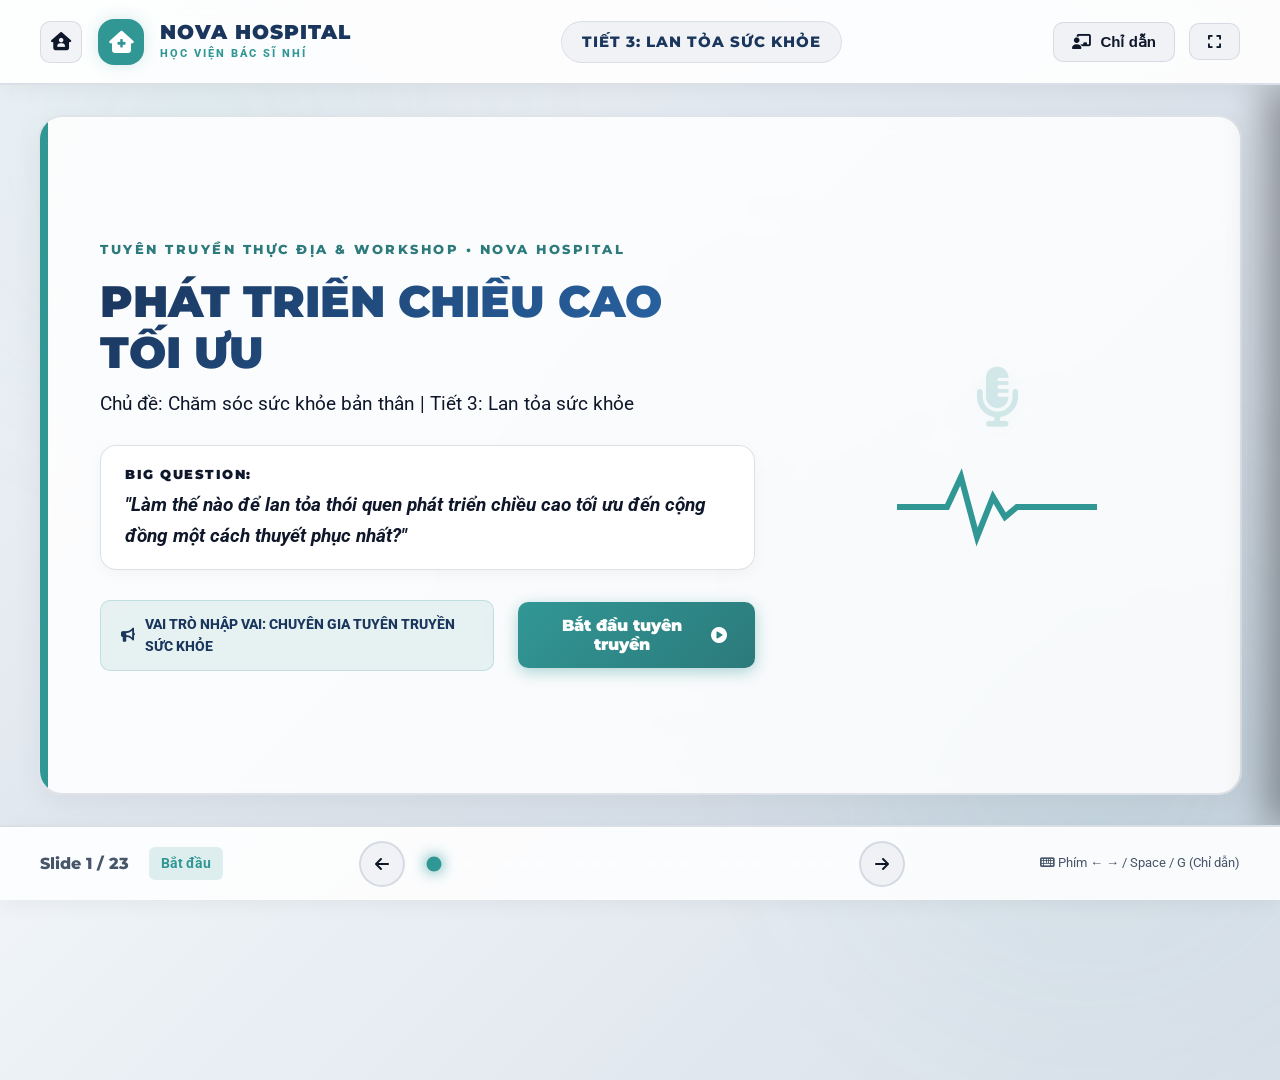
<file: tiet3.html>
<!DOCTYPE html>
<html lang="vi">
<head>
  <meta charset="UTF-8">
  <meta name="viewport" content="width=device-width, initial-scale=1.0">
  <title>Học Viện Bác Sĩ Nhí - Tiết 3: Lan Tỏa Sức Khỏe | Nova Hospital</title>
  
  <!-- SEO Meta Tags -->
  <meta name="description" content="Hệ thống slide giảng dạy tương tác Tiết 3 - Chuyên gia tuyên truyền: Diễn tập tuyên truyền, thuyết trình chiến dịch, trao cúp vinh danh và tuyên thệ.">
  
  <!-- Icon & Google Fonts -->
  <link rel="stylesheet" href="https://cdnjs.cloudflare.com/ajax/libs/font-awesome/6.4.0/css/all.min.css">
  <link rel="preconnect" href="https://fonts.googleapis.com">
  <link rel="preconnect" href="https://fonts.gstatic.com" crossorigin>
  <link href="https://fonts.googleapis.com/css2?family=Montserrat:wght@400;500;600;700;800;900&family=Roboto:wght@300;400;500;700;900&display=swap" rel="stylesheet">
  
  <link rel="stylesheet" href="style_master.css">
</head>
<body class="light-mode">
  <!-- Background Glow Spheres -->
  <div class="bg-glow-sphere sphere-1"></div>
  <div class="bg-glow-sphere sphere-2"></div>
  <div class="bg-glow-sphere sphere-3"></div>

  <!-- App Header -->
  <header class="app-header">
    <div class="header-brand">
      <a href="index.html" class="back-portal-btn" title="Quay lại Cổng Học Tập"><i class="fa-solid fa-house-user"></i></a>
      <div class="hospital-logo"><i class="fa-solid fa-house-medical"></i></div>
      <div class="brand-text">
        <h1>NOVA HOSPITAL</h1>
        <p>HỌC VIỆN BÁC SĨ NHÍ</p>
      </div>
    </div>
    
    <div class="active-stage-indicator" id="current-stage-display">
      TIẾT 3: LAN TỎA SỨC KHỎE
    </div>
    
    <div class="header-actions">
      <button class="action-btn" id="toggle-guide-btn" title="Bật/Tắt Chỉ dẫn Giáo viên (G)">
        <i class="fa-solid fa-chalkboard-user"></i> <span class="btn-lbl">Chỉ dẫn</span>
      </button>
      <button class="action-btn" id="toggle-theme-btn" title="Chuyển Sáng/Tối">
        <i class="fa-solid fa-sun"></i>
      </button>
      <button class="action-btn" id="toggle-fullscreen-btn" title="Toàn màn hình (F)">
        <i class="fa-solid fa-expand"></i>
      </button>
    </div>
  </header>

  <!-- Layout Wrapper (Slide + Teacher Guide Split) -->
  <div class="app-body-wrapper">
    
    <!-- Slides Viewport -->
    <main class="slides-container" id="slides-viewport">
      
      <!-- SLIDE 1: TRANG BÌA (COVER SLIDE) -->
      <section class="slide-panel active" id="slide-1" data-stage="Bắt đầu">
        <div class="cover-layout">
          <div class="cover-accent-line"></div>
          <div class="cover-content">
            <div class="department-tag">TUYÊN TRUYỀN THỰC ĐỊA & WORKSHOP &bull; NOVA HOSPITAL</div>
            <h2 class="main-title">PHÁT TRIỂN CHIỀU CAO TỐI ƯU</h2>
            <p class="subtitle">Chủ đề: Chăm sóc sức khỏe bản thân | Tiết 3: Lan tỏa sức khỏe</p>
            
            <div class="big-question-card glass-panel">
              <span class="question-q">BIG QUESTION:</span>
              <p class="question-text">"Làm thế nào để lan tỏa thói quen phát triển chiều cao tối ưu đến cộng đồng một cách thuyết phục nhất?"</p>
            </div>
            
            <div class="cover-footer">
              <div class="role-badge">
                <i class="fa-solid fa-bullhorn"></i> VAI TRÒ NHẬP VAI: CHUYÊN GIA TUYÊN TRUYỀN SỨC KHỎE
              </div>
              <button class="start-lecture-btn" id="start-btn">
                Bắt đầu tuyên truyền <i class="fa-solid fa-circle-play"></i>
              </button>
            </div>
          </div>
          <div class="cover-illustration">
            <div class="community-glow" style="font-size: 60px; color: var(--accent-mint); text-shadow: 0 0 20px var(--accent-mint-glow);"><i class="fa-solid fa-microphone-lines"></i></div>
            <div class="heartbeat-line">
              <svg viewBox="0 0 100 40" class="pulse-svg">
                <path d="M0,20 L25,20 L32,5 L40,35 L48,15 L54,25 L60,20 L100,20" fill="none" stroke="var(--accent-mint)" stroke-width="3" stroke-linecap="round"/>
              </svg>
            </div>
          </div>
        </div>
      </section>

      <!-- ==========================================
           HOẠT ĐỘNG 1: KHỞI ĐỘNG (SLIDE 2 - 6)
           ========================================== -->
      
      <!-- Slide 2: Intro HĐ1 -->
      <section class="slide-panel theme-green" id="slide-2" data-stage="HĐ1: Khởi động">
        <div class="activity-intro-layout color-green-theme">
          <div class="intro-badge">HOẠT ĐỘNG 1</div>
          <h2 class="intro-main-title">KHỞI ĐỘNG</h2>
          <div class="intro-sub-card">
            
            <h3>GAME: AI LÀ CHUYÊN GIA THẬT?</h3>
          </div>
          <div class="intro-icon-large"><i class="fa-solid fa-user-tie"></i></div>
          <div class="intro-duration"><i class="fa-regular fa-clock"></i> Thời lượng: 7 - 10 phút</div>
        </div>
      </section>

      <!-- Slide 3: Chuẩn bị HĐ1 -->
      <section class="slide-panel theme-green" id="slide-3" data-stage="HĐ1: Chuẩn bị">
        <div class="slide-header">
          <span class="breadcrumb">HOẠT ĐỘNG 1 &bull; CHUẨN BỊ TRANH BIỆN Y KHOA</span>
          <h2 class="slide-title">Chuẩn Bị Tranh Biện</h2>
        </div>
        <div class="prep-grid-3-cards animate-up">
          <div class="prep-card">
            <div class="prep-card-icon">👥</div>
            <h3>Hình thức</h3>
            <p>Hoạt động Cá nhân phản xạ</p>
          </div>
          <div class="prep-card">
            <div class="prep-card-icon">✅❌</div>
            <h3>Thẻ bình chọn</h3>
            <p>1 Thẻ Đúng (✅) + 1 Thẻ Sai (❌)</p>
          </div>
          <div class="prep-card">
            <div class="prep-card-icon">📓</div>
            <h3>Ghi nhớ</h3>
            <p>Nhật ký chuyên gia</p>
          </div>
        </div>
      </section>

      <!-- Slide 4: Hướng dẫn HĐ1 + Countdown -->
      <section class="slide-panel theme-green" id="slide-4" data-stage="HĐ1: Hướng dẫn">
        <div class="slide-header-split">
          <div class="slide-header">
            <span class="breadcrumb">HOẠT ĐỘNG 1 &bull; GAME: AI LÀ CHUYÊN GIA THẬT?</span>
            <h2 class="slide-title">Luật Chơi Tranh Biện</h2>
          </div>
          <!-- Timer Widget -->
          <div class="timer-widget" id="timer-hd1">
            <div class="timer-icon"><i class="fa-solid fa-hourglass-half"></i></div>
            <div class="timer-display">08:00</div>
            <div class="timer-controls">
              <button class="timer-btn play-btn" title="Bắt đầu"><i class="fa-solid fa-play"></i></button>
              <button class="timer-btn pause-btn hidden" title="Tạm dừng"><i class="fa-solid fa-pause"></i></button>
              <button class="timer-btn reset-btn" title="Đặt lại"><i class="fa-solid fa-rotate-left"></i></button>
            </div>
          </div>
        </div>
        
        <div class="flowchart-horizontal animate-up" style="display: grid; grid-template-columns: 1fr 1fr 1fr; gap: 20px; margin-top: 15px;">
          <div class="flow-node glass-panel" style="padding: 20px; border-top: 3px solid var(--accent-mint);">
            <div class="flow-icon" style="font-size: 24px; color: var(--accent-mint); margin-bottom: 10px;"><i class="fa-solid fa-comment-dots"></i></div>
            <h4 style="font-family: var(--font-accent); font-weight: 800; color: #fff; margin-bottom: 6px;">1. Đọc Phát Biểu</h4>
            <p style="color: var(--text-muted);">Đọc to phát biểu về sức khỏe xuất hiện trên màn hình.</p>
          </div>
          
          <div class="flow-node glass-panel" style="padding: 20px; border-top: 3px solid var(--accent-mint);">
            <div class="flow-icon" style="font-size: 24px; color: var(--accent-mint); margin-bottom: 10px;"><i class="fa-solid fa-circle-nodes"></i></div>
            <h4 style="font-family: var(--font-accent); font-weight: 800; color: #fff; margin-bottom: 6px;">2. Phân Định</h4>
            <p style="color: var(--text-muted);">Giơ thẻ ✅ (Chuyên gia thật - Đúng) hoặc ❌ (Chuyên gia giả - Sai).</p>
          </div>
          
          <div class="flow-node glass-panel" style="padding: 20px; border-top: 3px solid var(--accent-mint);">
            <div class="flow-icon" style="font-size: 24px; color: var(--accent-mint); margin-bottom: 10px;"><i class="fa-solid fa-award"></i></div>
            <h4 style="font-family: var(--font-accent); font-weight: 800; color: #fff; margin-bottom: 6px;">3. Nhận Điểm</h4>
            <p style="color: var(--text-muted);">Xem lý giải khoa học và nhận điểm chuyên gia y khoa.</p>
          </div>
        </div>
      </section>

      <!-- Slide 5: Interactive Game HĐ1 -->
      <section class="slide-panel theme-green" id="slide-5" data-stage="HĐ1: Game Tranh Biện">
        <div class="slide-header">
          <span class="breadcrumb">HOẠT ĐỘNG 1 &bull; GAME TRANH BIỆN TƯƠNG TÁC</span>
          <h2 class="slide-title">Trắc Nghiệm Phân Định Chuyên Gia</h2>
        </div>
        
        <div class="quiz-container glass-panel" style="padding: 30px; margin-top: 15px; min-height: 280px; display: flex; flex-direction: column; justify-content: space-between; position: relative;">
          <div class="quiz-progress-bar" style="display: flex; gap: 8px; justify-content: center; margin-bottom: 15px;">
            <span class="quiz-dot active" data-q="0" style="width: 12px; height: 12px; border-radius: 50%; background: var(--accent-mint); border: 2px solid var(--accent-mint);"></span>
            <span class="quiz-dot" data-q="1" style="width: 12px; height: 12px; border-radius: 50%; background: rgba(255,255,255,0.1); border: 2px solid var(--panel-border);"></span>
            <span class="quiz-dot" data-q="2" style="width: 12px; height: 12px; border-radius: 50%; background: rgba(255,255,255,0.1); border: 2px solid var(--panel-border);"></span>
            <span class="quiz-dot" data-q="3" style="width: 12px; height: 12px; border-radius: 50%; background: rgba(255,255,255,0.1); border: 2px solid var(--panel-border);"></span>
            <span class="quiz-dot" data-q="4" style="width: 12px; height: 12px; border-radius: 50%; background: rgba(255,255,255,0.1); border: 2px solid var(--panel-border);"></span>
          </div>

          <div class="quiz-question-box" style="text-align: center; flex-grow: 1; display: flex; flex-direction: column; justify-content: center; padding: 10px 0;">
            <p id="quiz-question-text" style="font-family: var(--font-accent); font-weight: 800; color: #fff; line-height: 1.5; margin-bottom: 15px;">
              "Uống sữa giúp xương dài ra, còn nước ngọt có ga không ảnh hưởng gì cả."
            </p>
            <p id="quiz-explanation-text" class="hidden" style="color: var(--text-muted); line-height: 1.4; background: rgba(255,255,255,0.04); padding: 10px 15px; border-radius: 8px;">
              Lý giải: Sai. Nước ngọt có ga chứa axit phốt phoric, làm tăng đào thải canxi qua thận, cản trở sự cứng cáp cốt hóa của xương.
            </p>
          </div>

          <div class="quiz-controls-row" style="display: flex; justify-content: center; gap: 20px; margin-top: 15px;">
            <button class="action-btn quiz-choice-btn" data-choice="true" style="background: var(--accent-mint); color: #fff; border: none; font-weight: bold; width: 100px; padding: 10px; border-radius: var(--radius-sm); cursor: pointer;"><i class="fa-solid fa-circle-check"></i> ĐÚNG</button>
            <button class="action-btn quiz-choice-btn" data-choice="false" style="background: var(--accent-red); color: #fff; border: none; font-weight: bold; width: 100px; padding: 10px; border-radius: var(--radius-sm); cursor: pointer;"><i class="fa-solid fa-circle-xmark"></i> SAI</button>
            <button class="action-btn next-q-btn hidden" id="next-question-btn" style="background: var(--accent-navy); color: #fff; border: 2px solid var(--accent-mint); font-weight: bold; padding: 10px 20px; border-radius: var(--radius-sm); cursor: pointer;">Câu tiếp theo <i class="fa-solid fa-arrow-right"></i></button>
          </div>
        </div>
      </section>

      <!-- Slide 6: Tổng kết HĐ1 -->
      <section class="slide-panel theme-green" id="slide-6" data-stage="HĐ1: Tổng kết">
        <div class="slide-header">
          <span class="breadcrumb">HOẠT ĐỘNG 1 &bull; KẾT QUẢ TRANH BIỆN</span>
          <h2 class="slide-title">Thông Điệp Chuyên Gia Y Khoa</h2>
        </div>
        <div class="grid-2-cols" style="align-items: center; gap: 40px; margin-top: 10px;">
          <div class="conclusion-box glass-panel focus-border" style="padding: 24px;">
            <h3 style="font-family: var(--font-accent); font-weight: 800; color: var(--accent-mint); margin-bottom: 12px;">NHẬN THỨC CHUẨN XÁC:</h3>
            <p style="color: var(--text-main); line-height: 1.5;">
              Chuyên gia truyền thông sức khỏe thực thụ là người biết phân lọc, kiểm chứng thông tin dựa trên cơ sở khoa học y sinh chuẩn xác.
            </p>
            <p style="color: var(--text-main); line-height: 1.5; margin-top: 10px;">
              Nhiệm vụ tiếp theo của chúng ta là tiến hành diễn tập báo cáo thực địa chiến dịch cộng đồng, nghiệm thu chất lượng bài nói để đạt hiệu quả cao nhất.
            </p>
          </div>
          <div class="infographic-placeholder" style="display: flex; justify-content: center; align-items: center;">
            <div style="background: rgba(49, 151, 149, 0.1); border: 2.5px dashed var(--accent-mint); padding: 30px; border-radius: var(--radius-lg); text-align: center;">
              <div style="font-size: 44px; color: var(--accent-mint); margin-bottom: 12px;"><i class="fa-solid fa-stethoscope"></i></div>
              <h4 style="font-family: var(--font-accent); font-weight: 800; color: #fff; margin-bottom: 6px;">KHOA HỌC DẪN ĐƯỜNG</h4>
              <p style="color: var(--text-muted);">Mọi khẩu hiệu, slogan đều cần dựa trên y học lâm sàng thực tế!</p>
            </div>
          </div>
        </div>
      </section>

      <!-- ==========================================
           HOẠT ĐỘNG 2: DIỄN TẬP & PHÊ DUYỆT (SLIDE 7 - 13)
           ========================================== -->

      <!-- Slide 7: Intro HĐ2 -->
      <section class="slide-panel theme-teal" id="slide-7" data-stage="HĐ2: Diễn tập">
        <div class="activity-intro-layout color-teal-theme">
          <div class="intro-badge">HOẠT ĐỘNG 2</div>
          <h2 class="intro-main-title">DIỄN TẬP TUYÊN TRUYỀN</h2>
          <div class="intro-sub-card">
            
            <h3>DIỄN TẬP TUYÊN TRUYỀN VÀ KHỞI ĐỘNG CHIẾN DỊCH</h3>
          </div>
          <div class="intro-icon-large"><i class="fa-solid fa-people-group"></i></div>
          <div class="intro-duration"><i class="fa-regular fa-clock"></i> Thời lượng: 15 phút</div>
        </div>
      </section>

      <!-- Slide 8: Chuẩn bị HĐ2 -->
      <section class="slide-panel theme-teal" id="slide-8" data-stage="HĐ2: Chuẩn bị">
        <div class="slide-header">
          <span class="breadcrumb">HOẠT ĐỘNG 2 &bull; CHUẨN BỊ DIỄN TẬP TUYÊN TRUYỀN</span>
          <h2 class="slide-title">Chuẩn Bị Diễn Tập</h2>
        </div>
        <div class="prep-grid-3-cards animate-up">
          <div class="prep-card">
            <div class="prep-card-icon">👥</div>
            <h3>Hình thức</h3>
            <p>Nhóm y khoa 4 người (giữ nguyên nhóm)</p>
          </div>
          <div class="prep-card">
            <div class="prep-card-icon">🖼️</div>
            <h3>Học liệu</h3>
            <p>Poster truyền thông đã được phê duyệt ở Tiết 2</p>
          </div>
          <div class="prep-card">
            <div class="prep-card-icon">⏱️</div>
            <h3>Thời gian</h3>
            <p>15 phút diễn tập & kiểm tra checklist</p>
          </div>
        </div>
      </section>

      <!-- Slide 9: Hướng dẫn HĐ2 + Countdown -->
      <section class="slide-panel theme-teal" id="slide-9" data-stage="HĐ2: Hướng dẫn">
        <div class="slide-header-split">
          <div class="slide-header">
            <span class="breadcrumb">HOẠT ĐỘNG 2 &bull; HƯỚNG DẪN DIỄN TẬP</span>
            <h2 class="slide-title">Chuẩn Bị Diễn Tập Tuyên Truyền</h2>
          </div>
          <!-- Timer Widget -->
          <div class="timer-widget" id="timer-hd2">
            <div class="timer-icon"><i class="fa-solid fa-hourglass-half"></i></div>
            <div class="timer-display">15:00</div>
            <div class="timer-controls">
              <button class="timer-btn play-btn" title="Bắt đầu"><i class="fa-solid fa-play"></i></button>
              <button class="timer-btn pause-btn hidden" title="Tạm dừng"><i class="fa-solid fa-pause"></i></button>
              <button class="timer-btn reset-btn" title="Đặt lại"><i class="fa-solid fa-rotate-left"></i></button>
            </div>
          </div>
        </div>
        
        <div class="instructions-steps-box glass-panel" style="padding: 24px; margin-top: 15px;">
          <h3 style="font-family: var(--font-accent); font-weight: 800; color: var(--accent-mint); margin-bottom: 12px;"><i class="fa-solid fa-people-group"></i> TIẾN TRÌNH DIỄN TẬP NHÓM:</h3>
          <ul class="numbered-list-styled" style="display: flex; flex-direction: column; gap: 10px; list-style: none;">
            <li><strong>1. Thống nhất nội dung thuyết trình:</strong> Xem lại các luận điểm trên poster: Vấn đề (thói quen sai) ➔ Hậu quả y khoa ➔ Giải pháp (định lượng canxi, thể thao, ngủ sớm).</li>
            <li><strong>2. Phân vai rõ ràng:</strong> Cử ra người nói chính, người cầm poster minh họa, và người phụ trách trả lời chất vấn từ các nhóm khác.</li>
            <li><strong>3. Diễn tập trôi chảy:</strong> Luyện phát âm to rõ, tự tin, và căn chỉnh thời lượng nói tối đa 2 phút.</li>
            <li><strong>4. Tích checklist sẵn sàng:</strong> Kiểm tra chéo xem nhóm đã đạt đủ 4 tiêu chí: Nội dung đúng, Có vấn đề - hậu quả - giải pháp, Dễ hiểu và Đúng thời lượng.</li>
          </ul>
        </div>
      </section>

      <!-- Slide 10: DIỄN TẬP TUYÊN TRUYỀN (Group tasks left, checklist right - USER REQUEST) -->
      <section class="slide-panel theme-teal" id="slide-10" data-stage="HĐ2: Diễn tập tuyên truyền">
        <div class="slide-header">
          <span class="breadcrumb">HOẠT ĐỘNG 2 &bull; DIỄN TẬP & PHÊ DUYỆT</span>
          <h2 class="slide-title">Diễn Tập Tuyên Truyền Nhóm</h2>
        </div>
        
        <div class="rehearsal-grid" style="display: grid; grid-template-columns: 1.2fr 0.8fr; gap: 30px; margin-top: 10px; align-items: stretch;">
          <!-- Left: Group task list -->
          <div class="glass-panel" style="padding: 20px; display: flex; flex-direction: column; justify-content: space-between;">
            <div>
              <h3 style="font-family: var(--font-accent); font-weight: 800; color: var(--accent-mint); margin-bottom: 15px; "><i class="fa-solid fa-people-group"></i> NHIỆM VỤ NHÓM:</h3>
              <div class="rehearsal-tasks" style="display: flex; flex-direction: column; gap: 12px;">
                <div class="task-card-small">
                  <div class="task-icon-small">1</div>
                  <div class="task-details-small">
                    <h4>Thống nhất nội dung</h4>
                    <p>Cả nhóm thảo luận chốt thông tin poster, số liệu y học cốt lõi.</p>
                  </div>
                </div>
                <div class="task-card-small">
                  <div class="task-icon-small">2</div>
                  <div class="task-details-small">
                    <h4>Phân vai</h4>
                    <p>Chia người thuyết trình, người hỗ trợ cầm poster, người phản hồi chất vấn.</p>
                  </div>
                </div>
                <div class="task-card-small">
                  <div class="task-icon-small">3</div>
                  <div class="task-details-small">
                    <h4>Luyện tập</h4>
                    <p>Diễn tập nói to, rõ ràng, căn thời gian trình bày trôi chảy.</p>
                  </div>
                </div>
              </div>
            </div>
          </div>
          
          <!-- Right: Checklist & Approval Stamp -->
          <div class="glass-panel" style="padding: 20px; display: flex; flex-direction: column; justify-content: space-between; align-items: stretch; text-align: center;">
            <div>
              <h3 style="font-family: var(--font-accent); font-weight: 800; color: var(--accent-mint); margin-bottom: 15px; text-align: left;"><i class="fa-solid fa-list-check"></i> CHECKLIST:</h3>
              <div class="checklist-items" style="display: flex; flex-direction: column; gap: 10px; text-align: left;">
                <label class="checkbox-container" style="display: flex; align-items: center; gap: 12px; cursor: pointer;">
                  <input type="checkbox" id="audit-check-1" style="width: 18px; height: 18px; cursor: pointer;">
                  <span>Nội dung đúng</span>
                </label>
                <label class="checkbox-container" style="display: flex; align-items: center; gap: 12px; cursor: pointer;">
                  <input type="checkbox" id="audit-check-2" style="width: 18px; height: 18px; cursor: pointer;">
                  <span>Có vấn đề – hậu quả – giải pháp</span>
                </label>
                <label class="checkbox-container" style="display: flex; align-items: center; gap: 12px; cursor: pointer;">
                  <input type="checkbox" id="audit-check-3" style="width: 18px; height: 18px; cursor: pointer;">
                  <span>Dễ hiểu</span>
                </label>
                <label class="checkbox-container" style="display: flex; align-items: center; gap: 12px; cursor: pointer;">
                  <input type="checkbox" id="audit-check-4" style="width: 18px; height: 18px; cursor: pointer;">
                  <span>Đúng thời lượng</span>
                </label>
              </div>
            </div>
            
            <div style="margin-top: 15px;">
              <div class="ready-stamp-badge" id="approved-stamp-badge" style="border: 3px solid #e53e3e; border-radius: 50%; width: 110px; height: 110px; display: inline-flex; flex-direction: column; align-items: center; justify-content: center; color: #e53e3e; font-family: var(--font-accent); font-weight: 900; text-transform: uppercase; transform: rotate(-12deg); margin: 0 auto; opacity: 0.15; transition: all 0.4s ease;">
                <span>SẴN SÀNG</span>
                <span style="margin-top: 3px; font-weight: 800;">NOVA HOSPITAL</span>
              </div>
            </div>
          </div>
        </div>
      </section>

      <!-- Slide 11: Thảo luận về kỹ năng thuyết trình y tế hiệu quả -->
      <section class="slide-panel theme-teal" id="slide-11" data-stage="HĐ2: Thảo luận tiêu chí">
        <div class="slide-header">
          <span class="breadcrumb">HOẠT ĐỘNG 2 &bull; HỘI CHẨN KỸ NĂNG THUYẾT TRÌNH</span>
          <h2 class="slide-title">Kỹ Năng Thuyết Trình Y Khoa Thuyết Phục</h2>
        </div>
        <div class="discussion-grid" style="display: grid; grid-template-columns: 1fr; gap: 12px; margin-top: 10px;">
          <div class="discussion-question-card glass-panel" style="padding: 16px; cursor: pointer; border-left: 4px solid var(--accent-mint);">
            <h4 style="font-family: var(--font-accent); font-weight: 800; color: var(--accent-teal);"><i class="fa-solid fa-circle-question"></i> Làm thế nào để mở đầu bài tuyên truyền lôi cuốn người nghe?</h4>
            <p style="color: var(--text-muted); margin-top: 5px;">Click để xem gợi ý chuyên gia...</p>
            <p class="diag-answer hidden" style="color: var(--text-main); margin-top: 8px; font-weight: 500; background: rgba(255,255,255,0.05); padding: 8px 12px; border-radius: 6px;">
              ➔ Nên bắt đầu bằng một thực trạng đáng báo động hoặc câu hỏi gây tò mò (Ví dụ: "Các bạn có biết có đến hơn 60% bạn bè xung quanh chúng ta đang kìm hãm chiều cao của mình vì thói quen đi ngủ muộn không?").
            </p>
          </div>
          
          <div class="discussion-question-card glass-panel" style="padding: 16px; cursor: pointer; border-left: 4px solid var(--accent-mint);">
            <h4 style="font-family: var(--font-accent); font-weight: 800; color: var(--accent-teal);"><i class="fa-solid fa-circle-question"></i> Làm thế nào để giải thích cơ chế y khoa dễ hiểu với mọi người?</h4>
            <p style="color: var(--text-muted); margin-top: 5px;">Click để xem gợi ý chuyên gia...</p>
            <p class="diag-answer hidden" style="color: var(--text-main); margin-top: 8px; font-weight: 500; background: rgba(255,255,255,0.05); padding: 8px 12px; border-radius: 6px;">
              ➔ Sử dụng các hình ảnh so sánh trực quan (Ví dụ: đĩa sụn tiếp hợp như các viên gạch sinh trưởng cần canxi làm xi măng cốt thép, hormone GH như ánh mặt trời ban đêm đánh thức sự phát triển) thay vì đọc các khái niệm sinh học khô khan.
            </p>
          </div>
          
          <div class="discussion-question-card glass-panel" style="padding: 16px; cursor: pointer; border-left: 4px solid var(--accent-mint);">
            <h4 style="font-family: var(--font-accent); font-weight: 800; color: var(--accent-teal);"><i class="fa-solid fa-circle-question"></i> Làm thế nào để kêu gọi hành động hiệu quả, thay đổi hành vi?</h4>
            <p style="color: var(--text-muted); margin-top: 5px;">Click để xem gợi ý chuyên gia...</p>
            <p class="diag-answer hidden" style="color: var(--text-main); margin-top: 8px; font-weight: 500; background: rgba(255,255,255,0.05); padding: 8px 12px; border-radius: 6px;">
              ➔ Chỉ ra phác đồ hành động có định lượng rõ ràng: uống đủ 500ml sữa, ngủ sớm trước 22h, tập thể dục kéo giãn > 45 phút, kèm lời tuyên thệ danh dự hoặc thử thách cùng thực hiện.
            </p>
          </div>
        </div>
      </section>

      <!-- Slide 12: Đóng dấu chứng nhận sẵn sàng xuất quân (Answer) -->
      <section class="slide-panel theme-teal" id="slide-12" data-stage="HĐ2: Chứng nhận sẵn sàng">
        <div class="slide-header">
          <span class="breadcrumb">HOẠT ĐỘNG 2 &bull; QUYẾT ĐỊNH XUẤT QUÂN</span>
          <h2 class="slide-title">Lệnh Xuất Quân Tuyên Truyền Thực Địa</h2>
        </div>
        
        <div class="grid-2-cols" style="align-items: center; gap: 30px; margin-top: 10px;">
          <div class="conclusion-box glass-panel focus-border" style="padding: 24px;">
            <h3 style="font-family: var(--font-accent); font-weight: 800; color: var(--accent-mint); margin-bottom: 12px;"><i class="fa-solid fa-award"></i> CHỨNG CHỈ SẴN SÀNG:</h3>
            <p style="line-height: 1.5; color: var(--text-main);">
              Sau khi các nhóm hoàn thành diễn tập và tích đủ 4 tiêu chí checklist, GV sẽ đóng con dấu chứng nhận "SẴN SÀNG" của Nova Academy lên sản phẩm.
            </p>
            <p style="line-height: 1.5; color: var(--text-main); margin-top: 10px;">
              Nhóm chuyên gia chính thức được lệnh xuất quân ra tuyên truyền thực địa tại workshop trường học. Hãy phát huy tối đa tinh thần chuyên nghiệp y khoa!
            </p>
          </div>
          
          <div style="background: rgba(255,255,255,0.02); border: 2px solid var(--panel-border); border-radius: var(--radius-lg); padding: 24px; text-align: center; position: relative;">
            <img src="hospital_stamp.png" alt="Con dấu y tế" style="width: 120px; filter: drop-shadow(0 4px 10px rgba(229, 62, 62, 0.4));">
            <h4 style="font-family: var(--font-accent); font-weight: 800; color: #fff; margin-top: 10px; margin-bottom: 4px;">SẴN SÀNG CHIẾN DỊCH</h4>
            <p style="color: var(--text-muted);">Nova Hospital & Academy bảo chứng tinh thần chuyên nghiệp y khoa.</p>
          </div>
        </div>
      </section>

      <!-- Slide 13: Consolidation HĐ2 -->
      <section class="slide-panel theme-teal" id="slide-13" data-stage="HĐ2: Tổng kết">
        <div class="slide-header">
          <span class="breadcrumb">HOẠT ĐỘNG 2 &bull; TỔNG KẾT DIỄN TẬP</span>
          <h2 class="slide-title">Bản Lĩnh Chuyên Gia Tuyên Truyền</h2>
        </div>
        <div class="grid-2-cols" style="align-items: center; gap: 30px; margin-top: 10px;">
          <div class="conclusion-box glass-panel focus-border" style="padding: 24px;">
            <h3 style="font-family: var(--font-accent); font-weight: 800; color: var(--accent-mint); margin-bottom: 12px;">CHUẨN BỊ LÀ CHÌA KHÓA:</h3>
            <p style="line-height: 1.5; color: var(--text-main);">
              Kỹ năng diễn tập kỹ lưỡng giúp các chuyên gia tự tin, phối hợp ăn ý nhịp nhàng và tránh các lỗi sai sót khoa học khi phát ngôn trước công chúng.
            </p>
          </div>
          <div style="background: rgba(49, 151, 149, 0.1); border: 2.5px solid var(--accent-mint); padding: 24px; border-radius: var(--radius-lg); text-align: center;">
            <div style="font-size: 36px; color: var(--accent-mint); margin-bottom: 8px;"><i class="fa-solid fa-circle-check"></i></div>
            <h4 style="font-family: var(--font-accent); font-weight: 800; color: #fff; margin-bottom: 6px;">DIỄN TẬP HOÀN THÀNH</h4>
            <p style="color: var(--text-muted);">Các nhóm chuyên gia đã sẵn sàng ra thực địa báo cáo chiến dịch sức khỏe.</p>
          </div>
        </div>
      </section>

      <!-- ==========================================
           HOẠT ĐỘNG 3: CHIẾN DỊCH SỨC KHỎE (SLIDE 14 - 18)
           ========================================== -->

      <!-- Slide 14: Intro HĐ3 -->
      <section class="slide-panel theme-blue" id="slide-14" data-stage="HĐ3: Thuyết trình">
        <div class="activity-intro-layout color-blue-theme">
          <div class="intro-badge">HOẠT ĐỘNG 3</div>
          <h2 class="intro-main-title">BÁO CÁO CHIẾN DỊCH</h2>
          <div class="intro-sub-card">
            
            <h3>CHIẾN DỊCH SỨC KHỎE NOVASTARS & VINH DANH</h3>
          </div>
          <div class="intro-icon-large"><i class="fa-solid fa-award"></i></div>
          <div class="intro-duration"><i class="fa-regular fa-clock"></i> Thời lượng: 12 phút</div>
        </div>
      </section>

      <!-- Slide 15: Chuẩn bị HĐ3 -->
      <section class="slide-panel theme-blue" id="slide-15" data-stage="HĐ3: Chuẩn bị">
        <div class="slide-header">
          <span class="breadcrumb">HOẠT ĐỘNG 3 &bull; CHUẨN BỊ THUYẾT TRÌNH BÁO CÁO</span>
          <h2 class="slide-title">Chuẩn Bị Báo Cáo Chiến Dịch</h2>
        </div>
        <div class="prep-grid-3-cards animate-up">
          <div class="prep-card">
            <div class="prep-card-icon">👥</div>
            <h3>Hình thức</h3>
            <p>Nhóm đại diện thuyết trình + Phản hồi chéo</p>
          </div>
          <div class="prep-card">
            <div class="prep-card-icon">🖼️</div>
            <h3>Học liệu báo cáo</h3>
            <p>Poster y tế đã được phê duyệt</p>
          </div>
          <div class="prep-card">
            <div class="prep-card-icon">👍</div>
            <h3>Phiếu phản hồi</h3>
            <p>Mẫu phiếu phản hồi chéo nhóm 👍 / ❓ / 💡</p>
          </div>
        </div>
      </section>

      <!-- Slide 16: Hướng dẫn HĐ3 + Countdown -->
      <section class="slide-panel theme-blue" id="slide-16" data-stage="HĐ3: Hướng dẫn">
        <div class="slide-header-split">
          <div class="slide-header">
            <span class="breadcrumb">HOẠT ĐỘNG 3 &bull; HƯỚNG DẪN THUYẾT TRÌNH THỰC ĐỊA</span>
            <h2 class="slide-title">Thuyết Trình & Phản Hồi Chéo</h2>
          </div>
          <!-- Timer Widget -->
          <div class="timer-widget" id="timer-hd3">
            <div class="timer-icon"><i class="fa-solid fa-hourglass-half"></i></div>
            <div class="timer-display">12:00</div>
            <div class="timer-controls">
              <button class="timer-btn play-btn" title="Bắt đầu"><i class="fa-solid fa-play"></i></button>
              <button class="timer-btn pause-btn hidden" title="Tạm dừng"><i class="fa-solid fa-pause"></i></button>
              <button class="timer-btn reset-btn" title="Đặt lại"><i class="fa-solid fa-rotate-left"></i></button>
            </div>
          </div>
        </div>
        
        <div class="instructions-steps-box glass-panel" style="padding: 24px; margin-top: 15px;">
          <h3 style="font-family: var(--font-accent); font-weight: 800; color: var(--accent-mint); margin-bottom: 12px;"><i class="fa-solid fa-comments"></i> QUY TRÌNH THUYẾT TRÌNH & ĐÁNH GIÁ CHÉO:</h3>
          <ul class="numbered-list-styled" style="display: flex; flex-direction: column; gap: 8px; list-style: none;">
            <li><strong>1. Đại diện thuyết trình:</strong> Các nhóm lần lượt dán poster lên bảng lớp, cử đại diện thuyết trình báo cáo trong 2 phút.</li>
            <li><strong>2. Nghiêm túc lắng nghe:</strong> Các nhóm chuyên gia còn lại lắng nghe và điền phiếu phản hồi chéo.</li>
            <li><strong>3. Công thức phản hồi chéo bắt buộc:</strong><br>
                👍 <strong>1 điểm hay:</strong> Khen ngợi một điểm xuất sắc của poster/bài thuyết trình.<br>
                ❓ <strong>1 câu hỏi:</strong> Đặt câu hỏi chất vấn chuyên môn khoa học.<br>
                💡 <strong>1 góp ý:</strong> Đề xuất một giải pháp để nâng cao chất lượng poster.
            </li>
          </ul>
        </div>
      </section>

      <!-- Slide 17: Vinh danh bục vinh quang 3D (Answer) -->
      <section class="slide-panel theme-blue" id="slide-17" data-stage="HĐ3: Lễ vinh danh">
        <div class="slide-header">
          <span class="breadcrumb">HOẠT ĐỘNG 3 &bull; LỄ VINH DANH CHUYÊN GIA</span>
          <h2 class="slide-title">Lễ Trao Giải Cúp Vàng Danh Giá</h2>
        </div>
        
        <div class="podium-inputs" style="display: flex; gap: 15px; justify-content: center; margin-bottom: 15px;">
          <input type="text" id="podium-input-2" placeholder="Nhóm đạt Cúp Bạc..." style="padding: 8px 12px; border-radius: var(--radius-sm); border: 2px solid var(--panel-border); background: rgba(0,0,0,0.2); color: #fff; width: 140px; text-align: center;">
          <input type="text" id="podium-input-1" placeholder="Nhóm đạt Cúp Vàng..." style="padding: 8px 12px; border-radius: var(--radius-sm); border: 2px solid var(--panel-border); background: rgba(0,0,0,0.2); color: #fff; width: 140px; text-align: center;">
          <input type="text" id="podium-input-3" placeholder="Nhóm đạt Cúp Đồng..." style="padding: 8px 12px; border-radius: var(--radius-sm); border: 2px solid var(--panel-border); background: rgba(0,0,0,0.2); color: #fff; width: 140px; text-align: center;">
        </div>

        <div class="podium-container" style="display: flex; justify-content: center; align-items: flex-end; gap: 20px; height: 260px; padding-bottom: 10px;">
          <!-- Rank 2 (Cúp Bạc) -->
          <div class="podium-block rank-2" id="podium-block-2">
            <div class="podium-icon"><i class="fa-solid fa-trophy"></i></div>
            <div class="podium-title" id="display-name-2">CÚP BẠC</div>
            <span class="podium-number">2</span>
          </div>
          
          <!-- Rank 1 (Cúp Vàng) -->
          <div class="podium-block rank-1" id="podium-block-1">
            <div class="podium-icon"><i class="fa-solid fa-trophy"></i></div>
            <div class="podium-title" id="display-name-1">CÚP VÀNG</div>
            <span class="podium-number">1</span>
          </div>
          
          <!-- Rank 3 (Cúp Đồng) -->
          <div class="podium-block rank-3" id="podium-block-3">
            <div class="podium-icon"><i class="fa-solid fa-trophy"></i></div>
            <div class="podium-title" id="display-name-3">CÚP ĐỒNG</div>
            <span class="podium-number">3</span>
          </div>
        </div>
      </section>

      <!-- Slide 18: Consolidation HĐ3 -->
      <section class="slide-panel theme-blue" id="slide-18" data-stage="HĐ3: Tổng kết chiến dịch">
        <div class="slide-header">
          <span class="breadcrumb">HOẠT ĐỘNG 3 &bull; TỔNG KẾT THUYẾT TRÌNH BÁO CÁO</span>
          <h2 class="slide-title">Giá Trị Của Việc Trao Đổi Chuyên Môn</h2>
        </div>
        <div class="grid-2-cols" style="align-items: center; gap: 30px; margin-top: 10px;">
          <div class="conclusion-box glass-panel focus-border" style="padding: 24px;">
            <h3 style="font-family: var(--font-accent); font-weight: 800; color: var(--accent-mint); margin-bottom: 12px;">ĐÁNH GIÁ CHÉO XÂY DỰNG:</h3>
            <p style="line-height: 1.5; color: var(--text-main);">
              Trao đổi phản hồi theo công thức 👍 / ❓ / 💡 giúp các chuyên gia nhìn thấy thế mạnh, đồng thời nhận ra các thiếu sót khoa học y tế để tiếp tục tối ưu hóa chiến dịch.
            </p>
            <p style="line-height: 1.5; color: var(--text-main); margin-top: 10px;">
              Sự vinh danh cúp vàng chính là ghi nhận cho nỗ lực nghiên cứu và sáng tạo không ngừng nghỉ của cả tập thể.
            </p>
          </div>
          <div style="background: rgba(49, 151, 149, 0.1); border: 2.5px solid var(--accent-mint); padding: 24px; border-radius: var(--radius-lg); text-align: center;">
            <div style="font-size: 36px; color: var(--accent-mint); margin-bottom: 8px;"><i class="fa-solid fa-circle-check"></i></div>
            <h4 style="font-family: var(--font-accent); font-weight: 800; color: #fff; margin-bottom: 6px;">NGHIỆM THU CHIẾN DỊCH</h4>
            <p style="color: var(--text-muted);">100% Poster đạt chuẩn y khoa được cấp phép lưu hành trong nhà trường.</p>
          </div>
        </div>
      </section>

      <!-- ==========================================
           HOẠT ĐỘNG 4: NHẬT KÝ CHUYÊN GIA & TUYÊN THỆ (SLIDE 19 - 23)
           ========================================== -->

      <!-- Slide 19: Intro HĐ4 -->
      <section class="slide-panel theme-orange" id="slide-19" data-stage="HĐ4: Tuyên thệ chuyên gia">
        <div class="activity-intro-layout color-orange-theme">
          <div class="intro-badge">HOẠT ĐỘNG 4</div>
          <h2 class="intro-main-title">NHẬT KÝ TUYÊN THỆ</h2>
          <div class="intro-sub-card">
            
            <h3>NHẬT KÝ CHUYÊN GIA & THỬ THÁCH BÁC SĨ NHÍ</h3>
          </div>
          <div class="intro-icon-large"><i class="fa-solid fa-signature"></i></div>
          <div class="intro-duration"><i class="fa-regular fa-clock"></i> Thời lượng: 8 - 10 phút</div>
        </div>
      </section>

      <!-- Slide 20: Chuẩn bị HĐ4 -->
      <section class="slide-panel theme-orange" id="slide-20" data-stage="HĐ4: Chuẩn bị">
        <div class="slide-header">
          <span class="breadcrumb">HOẠT ĐỘNG 4 &bull; CHUẨN BỊ GHI NHẬT KÝ CUỐI KHÓA</span>
          <h2 class="slide-title">Chuẩn Bị Sổ Tay Cá Nhân</h2>
        </div>
        <div class="prep-grid-3-cards animate-up">
          <div class="prep-card">
            <div class="prep-card-icon">👥</div>
            <h3>Hình thức</h3>
            <p>Hoạt động Cá nhân độc lập</p>
          </div>
          <div class="prep-card">
            <div class="prep-card-icon">📓</div>
            <h3>Sổ tay chuyên gia</h3>
            <p>Sổ tay mini tự làm từ Tiết 1</p>
          </div>
          <div class="prep-card">
            <div class="prep-card-icon">🖊️</div>
            <h3>Dụng cụ viết</h3>
            <p>Bút mực, bút bi, thước kẻ</p>
          </div>
        </div>
      </section>

      <!-- Slide 21: Hướng dẫn viết nhật ký + Countdown -->
      <section class="slide-panel theme-orange" id="slide-21" data-stage="HĐ4: Hướng dẫn">
        <div class="slide-header-split">
          <div class="slide-header">
            <span class="breadcrumb">HOẠT ĐỘNG 4 &bull; NHẬT KÝ CHUYÊN GIA SỨC KHỎE</span>
            <h2 class="slide-title">Thử Thách Bác Sĩ Nhí Hành Động</h2>
          </div>
          <!-- Timer Widget -->
          <div class="timer-widget" id="timer-hd4">
            <div class="timer-icon"><i class="fa-solid fa-hourglass-half"></i></div>
            <div class="timer-display">08:00</div>
            <div class="timer-controls">
              <button class="timer-btn play-btn" title="Bắt đầu"><i class="fa-solid fa-play"></i></button>
              <button class="timer-btn pause-btn hidden" title="Tạm dừng"><i class="fa-solid fa-pause"></i></button>
              <button class="timer-btn reset-btn" title="Đặt lại"><i class="fa-solid fa-rotate-left"></i></button>
            </div>
          </div>
        </div>
        
        <div class="grid-2-cols" style="gap: 30px; margin-top: 10px; align-items: center;">
          <div class="instructions-steps-box glass-panel" style="padding: 24px;">
            <h3 style="font-family: var(--font-accent); font-weight: 800; color: var(--accent-mint); margin-bottom: 12px;"><i class="fa-solid fa-edit"></i> THỬ THÁCH HÀNH ĐỘNG 21 NGÀY:</h3>
            <ul class="numbered-list-styled" style="display: flex; flex-direction: column; gap: 8px; list-style: none;">
              <li><strong>Trang 6 (21 ngày vàng):</strong> Tự lập bảng theo dõi thói quen 21 ngày trong sổ tay.</li>
              <li><strong>Trang 7 (Ghi nhận):</strong> Đánh dấu tích xanh mỗi ngày khi uống đủ 500ml sữa, ngủ sớm trước 22h, tập thể thao nhảy dây > 45 phút.</li>
              <li><strong>Lời thề bác sĩ:</strong> Viết ngắn gọn lời cam kết danh dự của chuyên gia sức khỏe ở trang cuối.</li>
            </ul>
          </div>
          
          <div style="background: rgba(255,255,255,0.02); border: 2px solid var(--panel-border); border-radius: var(--radius-lg); padding: 24px;">
            <h4 style="font-family: var(--font-accent); font-weight: 800; color: #fff; margin-bottom: 8px;">KỶ LUẬT LÀ SỨC MẠNH:</h4>
            <p style="color: var(--text-muted); line-height: 1.5;">
              Cần tối thiểu 21 ngày liên tục để bộ não hình thành một thói quen mới có lợi. Hãy quyết tâm thực hiện thử thách để tự cải thiện chiều cao tối ưu cho chính mình!
            </p>
          </div>
        </div>
      </section>

      <!-- Slide 22: Lời thề danh dự bác sĩ (Answer) -->
      <section class="slide-panel theme-orange" id="slide-22" data-stage="HĐ4: Lời thề bác sĩ">
        <div class="slide-header">
          <span class="breadcrumb">HOẠT ĐỘNG 4 &bull; TUYÊN THỆ BÁC SĨ NHÍ</span>
          <h2 class="slide-title">Lời Thề Danh Dự Bác Sĩ Nhí</h2>
        </div>
        <div class="grid-2-cols" style="gap: 30px; margin-top: 10px; align-items: center;">
          <div class="oath-card glass-panel" style="padding: 24px; border: 3px double var(--accent-mint);">
            <div style="text-align: center; font-size: 28px; margin-bottom: 10px;">🩺</div>
            <h3 style="text-align: center; font-family: var(--font-accent); font-weight: 850; color: var(--accent-teal); margin-bottom: 15px; ">LỜI TUYÊN THỆ DANH DỰ</h3>
            <p style="font-style: italic; line-height: 1.6; text-align: center; color: var(--text-main); ">
              "Tôi cam kết bảo vệ sức khỏe bản thân. Tôi thề đi ngủ trước 22h00, uống đủ 500ml sữa tươi mỗi ngày, vận động thể chất kéo giãn xương khớp tối thiểu 45 phút, và cùng lan tỏa lối sống lành mạnh đến cả cộng đồng!"
            </p>
          </div>
          
          <div class="commitment-display-box" style="text-align: center; background: rgba(49, 151, 149, 0.05); border: 2.5px dashed var(--accent-mint); padding: 30px; border-radius: var(--radius-lg);">
            <div style="font-size: 44px; color: var(--accent-mint); margin-bottom: 10px;"><i class="fa-solid fa-signature"></i></div>
            <h4 style="font-family: var(--font-accent); font-weight: 800; color: #fff; margin-bottom: 6px;">XÁC NHẬN CHỮ KÝ</h4>
            <div class="sig-line" id="v-sig-display3" style="font-family: 'Montserrat', sans-serif; font-style: italic; font-weight: bold; color: var(--accent-teal); border-bottom: 2px solid var(--accent-mint); display: inline-block; padding: 0 30px; min-width: 180px; margin-top: 10px;">Chuyên Gia Sức Khỏe</div>
          </div>
        </div>
      </section>

      <!-- Slide 23: Ending / Chúc mừng (Consolidation) -->
      <!-- Slide 23: Ending / Chúc mừng (Consolidation & Certificate) -->
      <!-- Slide 23: Ending / Chúc mừng (Consolidation & Certificate) -->
      <section class="slide-panel theme-orange" id="slide-23" data-stage="Hoàn thành khóa học">
        <div class="slide-header">
          <span class="breadcrumb">BỆNH VIỆN NOVA HOSPITAL &bull; LỄ TỐT NGHIỆP BÁC SĨ NHÍ</span>
          <h2 class="slide-title">Cấp Chứng Nhận Tốt Nghiệp</h2>
        </div>
        
        <div class="grid-2-cols" style="display: grid; grid-template-columns: 1fr 1.3fr; gap: 30px; align-items: start; margin-top: 10px;">
          <div class="conclusion-box glass-panel focus-border" style="padding: 20px; display: flex; flex-direction: column; gap: 15px;">
            <h3 style="font-family: var(--font-accent); font-weight: 800; color: var(--accent-navy); margin-bottom: 5px;">HOÀN THÀNH LỘ TRÌNH 3 TIẾT HỌC</h3>
            <p style="line-height: 1.5; color: var(--text-main); margin: 0;">
              Chúc mừng các bạn Bác sĩ nhí đã hoàn thành xuất sắc lộ trình học tập thực hành lâm sàng và cộng đồng tại Nova Hospital!
            </p>
            
            <div class="form-container" style="background: rgba(49, 151, 149, 0.05); padding: 15px; border-radius: var(--radius-sm); border: 1px solid var(--panel-border);">
              <h4 style="font-family: var(--font-accent); font-weight: 800; color: var(--accent-navy); margin-bottom: 8px; "><i class="fa-solid fa-signature"></i> Đăng Ký Họ & Tên Học Viên:</h4>
              <div style="display: flex; gap: 8px;">
                <input type="text" id="cert-student-name" placeholder="Nhập họ và tên bác sĩ nhí..." style="flex: 1; padding: 10px 14px; border: 1.5px solid rgba(26, 54, 93, 0.15); border-radius: var(--radius-sm); font-family: var(--font-accent); background: #fff; color: #0f172a;">
                <button id="print-cert-btn" class="start-lecture-btn" style="margin: 0; padding: 10px 18px; background: var(--accent-mint); color: #fff; border: none; border-radius: var(--radius-sm); cursor: pointer; font-weight: bold; font-family: var(--font-accent);">
                  <i class="fa-solid fa-print"></i> In Chứng Chỉ
                </button>
              </div>
            </div>

            <div style="text-align: center; margin-top: 10px;">
              <button class="start-lecture-btn" id="restart-btn" style="background: rgba(26,54,93,0.05); color: var(--text-main); border: 1.5px solid var(--panel-border); padding: 8px 16px; cursor: pointer; border-radius: var(--radius-sm); font-family: var(--font-accent); font-weight: bold; transition: var(--transition-fast); margin: 0 auto;">
                Làm mới bài học <i class="fa-solid fa-rotate-right"></i>
              </button>
            </div>
          </div>
          
          <!-- Certificate Preview Card - Semantic Markup -->
          <div class="cert-preview-container" style="display: flex; justify-content: center; width: 100%;">
            <div class="certificate-badge-card" id="certificate-print-area">
              <div class="cert-header">
                <div style="text-align: left;">
                  <h4 style="font-family: var(--font-accent); font-weight: 800; color: var(--accent-navy); margin: 0; letter-spacing: 0.5px;">NOVA HOSPITAL</h4>
                  <p style="color: var(--accent-mint); margin: 0; font-weight: 700; letter-spacing: 0.5px;">HỌC VIỆN BÁC SĨ NHÍ</p>
                </div>
                <div style="text-align: right;">
                  <span style="color: #718096; font-style: italic;">Mã số: NH-2026-BSN</span>
                </div>
              </div>
              
              <div class="cert-body">
                <h2 class="cert-title-huge">CHỨNG NHẬN TỐT NGHIỆP</h2>
                <h3 class="cert-subtitle-teal">BÁC SĨ DINH DƯỠNG NHÍ XUẤT SẮC</h3>
                
                <p class="cert-small-text" style="font-weight: 500;">Khóa học thực hành y khoa lâm sàng và cộng đồng:</p>
                <p class="cert-small-text" style="font-weight: 700; color: var(--accent-navy) !important; text-transform: uppercase;">"PHÁT TRIỂN CHIỀU CAO TỐI ƯU TUỔI DẬY THÌ"</p>
                
                <p class="cert-small-text" style="margin-top: 2px !important;">Trân trọng trao tặng cho:</p>
                
                <div class="cert-name-container">
                  <h1 class="cert-name" id="cert-preview-name">[ Họ và tên học sinh ]</h1>
                </div>
                
                <p class="cert-small-text" style="max-width: 450px; margin: 0 auto !important;">
                  Đã xuất sắc vượt qua các ca khám lâm sàng tại bệnh viện giả định, lập phác đồ dinh dưỡng - giấc ngủ - thể thao tối ưu và hoàn thành chiến dịch tuyên truyền bảo vệ sức khỏe cộng đồng.
                </p>
              </div>
              
              <div class="cert-footer">
                <div style="text-align: center; position: relative;">
                  <p style="color: #718096; margin: 0;">Đại diện</p>
                  <p style="font-weight: 700; color: var(--accent-navy); margin: 2px 0 0 0;">Nova Hospital</p>
                  <div style="height: 20px; font-style: italic; color: #a0aec0; margin-top: 2px;">[ Đã ký ]</div>
                </div>
                <div style="text-align: center; position: relative;">
                  <p style="color: #718096; margin: 0;">Ban điều hành</p>
                  <p style="font-weight: 700; color: var(--accent-navy); margin: 2px 0 0 0;">Novastars Academy</p>
                  <div style="height: 20px; font-style: italic; color: #a0aec0; margin-top: 2px; position: relative; z-index: 5;">[ Đã duyệt ]</div>
                  
                  <!-- Red Stamp overlaying the signature -->
                  <img class="cert-stamp-img" src="hospital_stamp_transparent.png" alt="Dấu đỏ" style="width: 60px; height: 60px; opacity: 0.85; position: absolute; top: -15px; left: 50%; transform: translateX(-50%); z-index: 10; pointer-events: none;">
                </div>
              </div>
            </div>
          </div>
        </div>
      </section>

    </main>

    <!-- Teacher Guide Sidebar Drawer -->
    <aside class="teacher-guide-drawer" id="teacher-guide-panel">
      <div class="guide-header">
        <h3><i class="fa-solid fa-chalkboard-user"></i> CHỈ DẪN SƯ PHẠM</h3>
        <button class="close-guide-btn" id="close-guide-btn" title="Đóng chỉ dẫn (G)"><i class="fa-solid fa-xmark"></i></button>
      </div>
      
      <div class="guide-scroll-content">
        <!-- Tiến trình thời lượng -->
        <div class="guide-section-card">
          <div class="g-section-title"><i class="fa-solid fa-clock"></i> TIẾN TRÌNH & THỜI LƯỢNG</div>
          <div class="g-stat-row">
            <span class="g-lbl">Hoạt động:</span>
            <span class="g-val" id="g-act-name">Bắt đầu chiến dịch</span>
          </div>
          <div class="g-stat-row">
            <span class="g-lbl">Thời lượng:</span>
            <span class="g-val" id="g-act-time">1 - 2 phút</span>
          </div>
        </div>
        
        <!-- Chuẩn bị học liệu -->
        <div class="guide-section-card">
          <div class="g-section-title"><i class="fa-solid fa-toolbox"></i> CHUẨN BỊ DẠY HỌC</div>
          <p class="g-text-desc" id="g-prep-details">Màn hình chiếu sẵn sàng, giáo án, nhạc nền y khoa nhẹ nhàng.</p>
        </div>

        <!-- Các bước triển khai cho GV -->
        <div class="guide-section-card">
          <div class="g-section-title"><i class="fa-solid fa-list-check"></i> CÁC BƯỚC TRIỂN KHAI (GV)</div>
          <div class="g-steps-list" id="g-steps-container">
            <!-- Triển khai động qua JS -->
          </div>
        </div>

        <!-- Lưu ý sư phạm & Lập luận y khoa -->
        <div class="guide-section-card">
          <div class="g-section-title"><i class="fa-solid fa-triangle-exclamation"></i> LƯU Ý SƯ PHẠM & Y KHOA</div>
          <p class="g-text-desc" id="g-notes-details">Giữ tinh thần nhập vai bác sĩ cộng đồng tích cực, nhiệt tình.</p>
        </div>
      </div>
    </aside>
    
  </div>

  <!-- App Controls (Slide Nav Bar) -->
  <footer class="app-controls">
    <div class="control-left">
      <span class="slide-indicator" id="slide-index-display">Slide 1 / 23</span>
      <span class="slide-stage-name" id="slide-stage-display">Bắt đầu</span>
    </div>
    
    <div class="control-center">
      <button class="control-btn" id="prev-slide-btn" title="Slide trước (Mũi tên Trái)">
        <i class="fa-solid fa-arrow-left"></i>
      </button>
      <div class="slide-progress-dots" id="progress-dots-container">
        <!-- Tạo tự động bằng JS -->
      </div>
      <button class="control-btn" id="next-slide-btn" title="Slide tiếp (Mũi tên Phải/Space)">
        <i class="fa-solid fa-arrow-right"></i>
      </button>
    </div>
    
    <div class="control-right">
      <span class="keyboard-tip"><i class="fa-solid fa-keyboard"></i> Phím &larr; &rarr; / Space / G (Chỉ dẫn)</span>
    </div>
  </footer>

  <script src="app_tiet3.js"></script>
  <!-- Custom Alert Modal -->
  <div id="custom-alert-modal" class="custom-alert-modal hidden">
    <div class="custom-alert-content glass-panel">
      <div class="custom-alert-icon" id="custom-alert-icon">🎉</div>
      <h3 class="custom-alert-title" id="custom-alert-title">Thông báo</h3>
      <p class="custom-alert-message" id="custom-alert-message">Nội dung thông báo...</p>
      <button class="custom-alert-btn" id="custom-alert-close-btn">Đồng ý</button>
    </div>
  </div>
</body>
</html>
</file>
<file: style_master.css>
/* ==========================================================================
   DESIGN SYSTEM & VARIABLES (MASTER STYLESHEET)
   ========================================================================== */
:root {
  /* HSL Color Tokens - Redesigned Medical Palette */
  --bg-dark-hsl: 216, 56%, 15%; /* #1A365D Base */
  --bg-dark: linear-gradient(135deg, #0f172a 0%, #1A365D 100%);
  --bg-panel-hsl: 218, 50%, 12%;
  --bg-panel: hsla(var(--bg-panel-hsl), 0.85);
  --bg-panel-hover: hsla(218, 50%, 18%, 0.95);
  --panel-border: rgba(49, 151, 149, 0.25); /* Teal border */
  
  --text-main: #f8fafc;
  --text-muted: #cbd5e1;
  
  /* Brand Accents (60-30-10 Rule) */
  --accent-navy: #1A365D;   /* 60% Dominant Brand */
  --accent-mint: #319795;   /* 30% Supporting Mint/Teal */
  --accent-mint-glow: rgba(49, 151, 149, 0.4);
  --accent-teal: #4FD1C5;
  --accent-red: #E53E3E;    /* 10% Alert/Warning Red */
  --accent-orange: #E53E3E; 
  
  /* Dimensions & Rounding */
  --radius-lg: 24px;
  --radius-md: 16px;
  --radius-sm: 10px;
  --header-height: 85px;
  --footer-height: 75px;
  
  /* Fonts - 100% Vietnamese Compatible Sans-Serif */
  --font-main: 'Roboto', 'Inter', -apple-system, sans-serif;
  --font-accent: 'Montserrat', sans-serif;
  
  /* Transitions */
  --transition-smooth: all 0.35s cubic-bezier(0.16, 1, 0.3, 1);
  --transition-fast: all 0.2s ease;
}

/* Light Mode Swaps */
body.light-mode {
  --bg-dark: linear-gradient(135deg, #f0f4f8 0%, #cbd5e1 100%);
  --bg-panel: rgba(255, 255, 255, 0.92);
  --bg-panel-hover: rgba(248, 250, 252, 0.98);
  --panel-border: rgba(26, 54, 93, 0.15);
  
  --text-main: #0f172a;
  --text-muted: #475569;
  
  --accent-navy: #1A365D;
  --accent-mint-glow: rgba(49, 151, 149, 0.2);
}

/* ==========================================================================
   RESET & SYSTEM BASICS
   ========================================================================== */
* {
  box-sizing: border-box;
  margin: 0;
  padding: 0;
}

body {
  background: var(--bg-dark);
  color: var(--text-main);
  font-family: var(--font-main);
  font-size: 18px; 
  line-height: 1.6;
  height: 100vh;
  overflow: hidden;
  display: flex;
  flex-direction: column;
  position: relative;
  transition: background 0.4s ease, color 0.4s ease;
}

/* Background Glow Spheres */
.bg-glow-sphere {
  position: absolute;
  width: 50vw;
  height: 50vw;
  border-radius: 50%;
  background: radial-gradient(circle, var(--accent-mint-glow) 0%, rgba(7, 15, 30, 0) 70%);
  filter: blur(100px);
  z-index: 0;
  pointer-events: none;
  opacity: 0.8;
}
.sphere-1 { top: -20%; left: -10%; }
.sphere-2 { bottom: -20%; right: -10%; }
.sphere-3 { top: 30%; left: 40%; width: 30vw; height: 30vw; }

body.light-mode .bg-glow-sphere {
  opacity: 0.5;
}

/* Utilities */
.hidden { display: none !important; }
.text-orange, .text-red { color: var(--accent-red) !important; }
.text-navy { color: var(--accent-navy) !important; }
.text-mint { color: var(--accent-mint) !important; }
.orange-bg, .red-bg { background-color: var(--accent-red) !important; color: #fff !important; }
.navy-bg { background-color: var(--accent-navy) !important; color: #fff !important; }
.mint-bg { background-color: var(--accent-mint) !important; color: #fff !important; }
.font-accent { font-family: var(--font-accent); }
.mt-10 { margin-top: 10px; }

/* ==========================================================================
   HEADER & FOOTER CONTROLS
   ========================================================================== */
.app-header {
  height: var(--header-height);
  width: 100%;
  padding: 0 40px;
  display: flex;
  justify-content: space-between;
  align-items: center;
  border-bottom: 2px solid var(--panel-border);
  background: hsla(var(--bg-dark-hsl), 0.85);
  backdrop-filter: blur(16px);
  z-index: 100;
  flex-shrink: 0;
}

.header-brand {
  display: flex;
  align-items: center;
  gap: 16px;
}

.back-portal-btn {
  background: rgba(255, 255, 255, 0.06);
  border: 1.5px solid var(--panel-border);
  width: 42px;
  height: 42px;
  border-radius: var(--radius-sm);
  display: flex;
  align-items: center;
  justify-content: center;
  color: var(--text-main);
  text-decoration: none;
  font-size: 18px;
  transition: var(--transition-fast);
}
.back-portal-btn:hover {
  background: var(--accent-mint);
  color: #fff;
  border-color: var(--accent-mint);
  transform: scale(1.05);
}

.hospital-logo {
  width: 46px;
  height: 46px;
  background: var(--accent-mint);
  border-radius: var(--radius-md);
  display: flex;
  align-items: center;
  justify-content: center;
  color: #fff;
  font-size: 22px;
  box-shadow: 0 0 15px var(--accent-mint-glow);
}

.brand-text h1 {
  font-family: var(--font-accent);
  font-weight: 900;
  font-size: 20px;
  letter-spacing: 1px;
  line-height: 1.1;
  color: #fff;
}
body.light-mode .brand-text h1 {
  color: var(--accent-navy);
}

.brand-text p {
  font-size: 11px;
  font-weight: 800;
  color: var(--accent-mint);
  letter-spacing: 2px;
  margin-top: 2px;
}

.active-stage-indicator {
  font-family: var(--font-accent);
  font-weight: 800;
  font-size: 15px;
  letter-spacing: 1px;
  color: var(--text-main);
  background: rgba(255, 255, 255, 0.05);
  padding: 8px 20px;
  border-radius: 25px;
  border: 1.5px solid var(--panel-border);
}

.header-actions {
  display: flex;
  align-items: center;
  gap: 14px;
}

.action-btn {
  background: rgba(255, 255, 255, 0.05);
  border: 1.5px solid var(--panel-border);
  padding: 10px 18px;
  border-radius: var(--radius-sm);
  color: var(--text-main);
  font-size: 15px;
  font-weight: 700;
  cursor: pointer;
  display: flex;
  align-items: center;
  gap: 10px;
  transition: var(--transition-fast);
}

.action-btn:hover {
  background: rgba(255, 255, 255, 0.1);
  border-color: var(--text-main);
  transform: translateY(-1px);
}

#toggle-guide-btn.active {
  background: var(--accent-mint);
  border-color: var(--accent-mint);
  color: #fff;
  box-shadow: 0 0 15px var(--accent-mint-glow);
}

/* Footer Control Bar */
.app-controls {
  height: var(--footer-height);
  width: 100%;
  padding: 0 40px;
  display: flex;
  justify-content: space-between;
  align-items: center;
  border-top: 2px solid var(--panel-border);
  background: hsla(var(--bg-dark-hsl), 0.95);
  z-index: 100;
  flex-shrink: 0;
}

.control-left, .control-right {
  display: flex;
  align-items: center;
  gap: 20px;
}

.slide-indicator {
  font-family: var(--font-accent);
  font-weight: 800;
  color: var(--text-muted);
  font-size: 16px;
}

.slide-stage-name {
  font-size: 14px;
  font-weight: 700;
  color: var(--accent-mint);
  background: rgba(49, 151, 149, 0.15);
  padding: 5px 12px;
  border-radius: 6px;
}

.control-center {
  display: flex;
  align-items: center;
  gap: 24px;
}

.control-btn {
  background: rgba(255, 255, 255, 0.06);
  border: 2px solid var(--panel-border);
  color: var(--text-main);
  width: 46px;
  height: 46px;
  border-radius: 50%;
  display: flex;
  align-items: center;
  justify-content: center;
  cursor: pointer;
  font-size: 16px;
  transition: var(--transition-fast);
}

.control-btn:hover:not(:disabled) {
  background: var(--accent-mint);
  color: #fff;
  border-color: var(--accent-mint);
  transform: scale(1.1);
}

.control-btn:disabled {
  opacity: 0.3;
  cursor: not-allowed;
}

.slide-progress-dots {
  display: flex;
  gap: 8px;
}

.progress-dot {
  width: 10px;
  height: 10px;
  border-radius: 50%;
  background: rgba(255, 255, 255, 0.25);
  cursor: pointer;
  transition: var(--transition-smooth);
}

.progress-dot.active {
  background: var(--accent-mint);
  transform: scale(1.5);
  box-shadow: 0 0 10px var(--accent-mint);
}

.keyboard-tip {
  font-size: 13px;
  color: var(--text-muted);
}

/* ==========================================================================
   APP BODY SPLIT LAYOUT
   ========================================================================== */
.app-body-wrapper {
  flex-grow: 1;
  display: flex;
  width: 100%;
  position: relative;
  overflow: hidden;
}

.slides-container {
  flex-grow: 1;
  height: 100%;
  position: relative;
  z-index: 5;
  transition: padding-right 0.35s cubic-bezier(0.16, 1, 0.3, 1);
  display: flex;
  align-items: center;
  justify-content: center;
}

body.guide-open .slides-container {
  padding-right: 380px;
}

/* ==========================================================================
   SLIDE PANELS GENERICS
   ========================================================================== */
.slide-panel {
  display: none;
  width: 94%;
  height: 92%;
  max-width: 1250px;
  max-height: 750px;
  background: var(--bg-panel);
  border: 2px solid var(--panel-border);
  border-radius: var(--radius-lg);
  padding: 45px;
  box-shadow: 0 25px 55px rgba(0, 0, 0, 0.35);
  backdrop-filter: blur(25px);
  position: relative;
  z-index: 10;
  overflow-y: auto;
  opacity: 0;
  transform: scale(0.97) translateY(12px);
  transition: opacity 0.4s ease, transform 0.4s cubic-bezier(0.16, 1, 0.3, 1);
}

.slide-panel.active {
  display: flex;
  flex-direction: column;
  justify-content: space-between;
  opacity: 1;
  transform: scale(1) translateY(0);
}

/* Headers of slides */
.slide-header {
  margin-bottom: 24px;
}

.breadcrumb {
  font-size: 13px;
  font-weight: 800;
  color: var(--accent-mint);
  letter-spacing: 2px;
  text-transform: uppercase;
  margin-bottom: 6px;
  display: block;
}

.slide-title {
  font-family: var(--font-accent);
  font-weight: 900;
  font-size: 34px; 
  color: #fff;
  line-height: 1.25;
}
body.light-mode .slide-title {
  color: var(--accent-navy);
}

.slide-header-split {
  display: flex;
  justify-content: space-between;
  align-items: flex-start;
  margin-bottom: 24px;
  width: 100%;
}

/* Grid systems */
.grid-2-cols {
  display: grid;
  grid-template-columns: 1fr 1fr;
  gap: 35px;
  flex-grow: 1;
  align-items: center;
}

.grid-3-cols {
  display: grid;
  grid-template-columns: repeat(3, 1fr);
  gap: 25px;
  flex-grow: 1;
  align-items: center;
}

/* Redesigned Preparation Slide Grid */
.prep-grid-3-cards {
  display: grid;
  grid-template-columns: repeat(3, 1fr);
  gap: 25px;
  flex-grow: 1;
  align-items: stretch;
  margin: 20px 0;
}

.prep-card {
  background: linear-gradient(135deg, rgba(26, 54, 93, 0.8) 0%, rgba(49, 151, 149, 0.15) 100%);
  border: 2px solid var(--panel-border);
  border-radius: var(--radius-md);
  padding: 30px;
  display: flex;
  flex-direction: column;
  align-items: center;
  text-align: center;
  transition: var(--transition-smooth);
}
.prep-card:hover {
  transform: translateY(-6px);
  border-color: var(--accent-mint);
  box-shadow: 0 15px 30px rgba(49, 151, 149, 0.2);
}

.prep-card-icon {
  font-size: 60px;
  margin-bottom: 20px;
  filter: drop-shadow(0 4px 10px rgba(0,0,0,0.25));
}

.prep-card h3 {
  font-family: var(--font-accent);
  font-weight: 800;
  font-size: 22px;
  color: #fff;
  margin-bottom: 12px;
}
body.light-mode .prep-card h3 {
  color: var(--accent-navy);
}

.prep-card p {
  font-size: 18px; 
  color: var(--text-muted);
  font-weight: 600;
  line-height: 1.5;
}
body.light-mode .prep-card p {
  color: #334155;
}

/* Premium Card Design */
.card {
  background: rgba(255, 255, 255, 0.04);
  border: 2px solid var(--panel-border);
  border-radius: var(--radius-md);
  padding: 30px;
  height: 100%;
  position: relative;
  overflow: hidden;
  display: flex;
  flex-direction: column;
  justify-content: flex-start;
  transition: var(--transition-smooth);
}

body.light-mode .card {
  background: rgba(0, 0, 0, 0.02);
}

.card:hover {
  transform: translateY(-4px);
  border-color: var(--accent-mint);
  background: rgba(255, 255, 255, 0.08);
}

.card-headline {
  font-family: var(--font-accent);
  font-weight: 800;
  font-size: 22px;
  margin-bottom: 15px;
  display: flex;
  align-items: center;
  gap: 12px;
}

.card.focus-border {
  border-color: var(--accent-mint);
}
.card.focus-border-mint {
  border-color: var(--accent-mint);
}

.illustration-badge {
  font-size: 55px;
  opacity: 0.15;
  position: absolute;
  bottom: 15px;
  right: 20px;
  pointer-events: none;
}

.bullet-list, .ordered-list {
  padding-left: 20px;
  display: flex;
  flex-direction: column;
  gap: 12px;
  font-size: 19px; 
  color: var(--text-main);
  font-weight: 600;
}
.bullet-list li::marker {
  color: var(--accent-mint);
}

.description {
  color: var(--text-muted);
  font-size: 19px; 
  line-height: 1.65;
  font-weight: 500;
}

body.light-mode .description {
  color: #334155;
}

/* Timer Widget styling */
.timer-widget {
  background: rgba(229, 62, 94, 0.15); 
  border: 2px solid rgba(229, 62, 94, 0.4);
  border-radius: var(--radius-sm);
  padding: 8px 18px;
  display: flex;
  align-items: center;
  gap: 14px;
  transition: var(--transition-smooth);
}

.timer-widget.running {
  background: rgba(49, 151, 149, 0.15);
  border-color: rgba(49, 151, 149, 0.4);
}

.timer-widget.expired {
  background: rgba(229, 62, 62, 0.25);
  border-color: var(--accent-red);
  animation: pulseRed 1s infinite alternate;
}

.timer-icon {
  font-size: 18px;
  color: var(--accent-red);
}
.timer-widget.running .timer-icon {
  color: var(--accent-teal);
  animation: spinTimer 2s linear infinite;
}

.timer-display {
  font-family: var(--font-accent);
  font-weight: 900;
  font-size: 22px;
  letter-spacing: 1px;
}

.timer-controls {
  display: flex;
  gap: 8px;
}

.timer-btn {
  background: rgba(255, 255, 255, 0.12);
  border: none;
  color: var(--text-main);
  width: 30px;
  height: 30px;
  border-radius: 6px;
  font-size: 13px;
  cursor: pointer;
  display: flex;
  align-items: center;
  justify-content: center;
  transition: var(--transition-fast);
}
.timer-btn:hover {
  background: rgba(255, 255, 255, 0.25);
}

/* ==========================================================================
   COVER SLIDE DESIGN
   ========================================================================== */
.cover-layout {
  display: grid;
  grid-template-columns: 1.25fr 0.75fr;
  height: 100%;
  gap: 40px;
  align-items: center;
}

.cover-accent-line {
  position: absolute;
  top: 0;
  left: 0;
  width: 8px;
  height: 100%;
  background: var(--accent-mint);
  border-top-left-radius: var(--radius-lg);
  border-bottom-left-radius: var(--radius-lg);
}

.cover-content {
  padding-left: 20px;
}

.department-tag {
  font-family: var(--font-accent);
  font-weight: 800;
  font-size: 13px;
  letter-spacing: 2.5px;
  color: var(--accent-teal);
  margin-bottom: 16px;
}

.main-title {
  font-family: var(--font-accent);
  font-weight: 900;
  font-size: 44px; 
  line-height: 1.15;
  margin-bottom: 12px;
  background: linear-gradient(135deg, #fff 0%, #a5b4fc 100%);
  -webkit-background-clip: text;
  -webkit-text-fill-color: transparent;
}
body.light-mode .main-title {
  background: linear-gradient(135deg, var(--accent-navy) 0%, #2b6cb0 100%);
  -webkit-background-clip: text;
  -webkit-text-fill-color: transparent;
}

.subtitle {
  font-size: 19px;
  color: var(--text-muted);
  margin-bottom: 25px;
}

.big-question-card {
  border-left: 4px solid var(--accent-red);
  background: rgba(229, 62, 62, 0.08);
  padding: 20px 24px;
  margin-bottom: 30px;
  border-radius: 0 var(--radius-md) var(--radius-md) 0;
}

.question-q {
  font-family: var(--font-accent);
  font-weight: 900;
  font-size: 13px;
  color: var(--accent-red);
  letter-spacing: 1.5px;
  display: block;
  margin-bottom: 6px;
}

.question-text {
  font-size: 19px;
  font-weight: 700;
  line-height: 1.6;
  font-style: italic;
}

.cover-footer {
  display: flex;
  align-items: center;
  gap: 24px;
}

.role-badge {
  font-size: 14px;
  font-weight: 800;
  background: rgba(255, 255, 255, 0.06);
  border: 1.5px solid var(--panel-border);
  padding: 12px 20px;
  border-radius: var(--radius-sm);
  color: var(--text-muted);
  display: flex;
  align-items: center;
  gap: 10px;
}

.start-lecture-btn {
  background: linear-gradient(135deg, #319795 0%, #2c7a7b 100%);
  color: #fff;
  border: none;
  font-family: var(--font-accent);
  font-weight: 900;
  font-size: 16px;
  padding: 14px 28px;
  border-radius: var(--radius-sm);
  cursor: pointer;
  display: inline-flex;
  align-items: center;
  gap: 12px;
  transition: var(--transition-smooth);
  box-shadow: 0 4px 15px rgba(49, 151, 149, 0.4);
}

.start-lecture-btn:hover {
  transform: translateY(-3px);
  box-shadow: 0 8px 25px rgba(49, 151, 149, 0.6);
}

.cover-illustration {
  display: flex;
  flex-direction: column;
  align-items: center;
  justify-content: center;
  position: relative;
}

.community-glow {
  font-size: 130px;
  color: var(--accent-teal);
  opacity: 0.2;
  animation: glowPulse 2s infinite alternate;
}

.heartbeat-line {
  width: 200px;
  margin-top: 20px;
}

/* ==========================================================================
   ACTIVITY INTRO LAYOUT
   ========================================================================== */
.activity-intro-layout {
  display: flex;
  flex-direction: column;
  align-items: center;
  justify-content: center;
  text-align: center;
  height: 100%;
  gap: 28px;
}

.intro-badge {
  font-family: var(--font-accent);
  font-weight: 800;
  font-size: 13px;
  letter-spacing: 2px;
  padding: 8px 20px;
  border-radius: 30px;
  background: var(--accent-mint);
  color: #fff;
}

.intro-main-title {
  font-family: var(--font-accent);
  font-weight: 900;
  font-size: 40px;
  letter-spacing: 1px;
}

.intro-sub-card {
  background: rgba(255, 255, 255, 0.04);
  border: 2px solid var(--panel-border);
  border-radius: var(--radius-lg);
  padding: 20px 45px;
}
.intro-sub-card h3 {
  font-family: var(--font-accent);
  font-weight: 900;
  font-size: 26px;
  color: var(--accent-teal);
  margin-top: 6px;
}

.intro-icon-large {
  font-size: 80px;
  color: var(--accent-mint);
  opacity: 0.25;
}

.intro-duration {
  font-size: 16px;
  font-weight: 700;
  color: var(--text-muted);
}

.intro-graphic-container {
  display: flex;
  align-items: center;
  gap: 30px;
  margin: 15px 0;
}

.stunting-char-thumb {
  height: 150px;
  border-radius: var(--radius-md);
  box-shadow: 0 12px 25px rgba(0,0,0,0.35);
  border: 3px solid var(--panel-border);
}

.intro-bubble {
  background: rgba(229, 62, 62, 0.15);
  border: 2px solid rgba(229, 62, 62, 0.4);
  padding: 18px 24px;
  border-radius: var(--radius-md);
  position: relative;
  max-width: 280px;
  text-align: left;
  font-size: 17px;
  font-weight: 700;
  line-height: 1.5;
}
.intro-bubble::before {
  content: '';
  position: absolute;
  left: -10px;
  top: 50%;
  transform: translateY(-50%) rotate(45deg);
  width: 14px;
  height: 14px;
  background: inherit;
  border-left: 2px solid rgba(229, 62, 62, 0.4);
  border-bottom: 2px solid rgba(229, 62, 62, 0.4);
}

/* ==========================================================================
   HĐ1: GAME KÉO THẢ STYLING
   ========================================================================== */
.game-drag-drop-layout {
  display: grid;
  grid-template-columns: 0.9fr 1.1fr;
  gap: 35px;
  flex-grow: 1;
  margin-top: 15px;
}

.drag-items-container {
  background: rgba(255, 255, 255, 0.03);
  border: 2.5px dashed var(--panel-border);
  border-radius: var(--radius-lg);
  padding: 24px;
  display: flex;
  flex-direction: column;
  gap: 14px;
  justify-content: flex-start;
  height: 100%;
}

.drag-instructions {
  font-size: 16px;
  color: var(--text-muted);
  margin-bottom: 6px;
}

.drag-item-card {
  background: rgba(255, 255, 255, 0.07);
  border: 2px solid var(--panel-border);
  padding: 16px 20px;
  border-radius: var(--radius-sm);
  font-size: 20px; 
  font-weight: 700;
  cursor: grab;
  display: flex;
  justify-content: space-between;
  align-items: center;
  transition: var(--transition-smooth);
}
.drag-item-card:hover {
  background: rgba(255, 255, 255, 0.12);
  border-color: var(--accent-mint);
  transform: translateX(4px);
  box-shadow: 0 4px 12px rgba(49, 151, 149, 0.15);
}
.drag-item-card:active {
  cursor: grabbing;
  opacity: 0.6;
}

.item-quick-btns {
  display: flex;
  gap: 8px;
}

.quick-btn {
  background: transparent;
  border: none;
  cursor: pointer;
  font-size: 18px;
  padding: 4px;
  border-radius: 6px;
  transition: transform 0.15s ease;
}
.quick-btn:hover {
  transform: scale(1.25);
}

.drop-zones-container {
  display: grid;
  grid-template-rows: 1fr 1fr;
  gap: 20px;
}

.drop-zone {
  background: rgba(255, 255, 255, 0.03);
  border: 2px dashed var(--panel-border);
  border-radius: var(--radius-lg);
  padding: 20px 24px;
  display: flex;
  flex-direction: column;
  gap: 12px;
  transition: var(--transition-smooth);
}

.drop-zone.drag-over {
  background: rgba(49, 151, 149, 0.08);
  border-color: var(--accent-mint);
}

.zone-header {
  display: flex;
  align-items: center;
  gap: 12px;
}
.zone-header h3 {
  font-family: var(--font-accent);
  font-weight: 800;
  font-size: 18px;
}

.good-zone .zone-header h3 { color: var(--accent-teal); }
.bad-zone .zone-header h3 { color: var(--accent-red); }

.zone-content {
  display: flex;
  flex-wrap: wrap;
  gap: 10px;
  flex-grow: 1;
  min-height: 60px;
  align-content: flex-start;
}

.zone-content .drag-item-card {
  padding: 10px 16px;
  font-size: 16px;
  cursor: default;
  pointer-events: none;
}

.good-zone .zone-content .drag-item-card {
  background: rgba(49, 151, 149, 0.2);
  border-color: rgba(49, 151, 149, 0.5);
  color: var(--accent-teal);
}

.bad-zone .zone-content .drag-item-card {
  background: rgba(229, 62, 62, 0.2);
  border-color: rgba(229, 62, 62, 0.5);
  color: #feb2b2;
}

.game-feedback-banner {
  background: rgba(49, 151, 149, 0.2);
  border: 2px solid rgba(49, 151, 149, 0.4);
  border-radius: var(--radius-sm);
  padding: 14px 24px;
  display: flex;
  align-items: center;
  gap: 14px;
  margin-top: 15px;
}

.fb-icon {
  font-size: 24px;
}
#game1-fb-text {
  font-weight: 700;
  font-size: 17px;
}

/* ==========================================================================
   HĐ1: TỔNG KẾT LAYOUT
   ========================================================================== */
.conclusion-block-layout {
  display: flex;
  flex-direction: column;
  gap: 28px;
  flex-grow: 1;
  justify-content: center;
  margin-top: 25px;
}

.conclusion-card {
  padding: 35px;
  border-left: 6px solid var(--accent-mint);
  background: rgba(49, 151, 149, 0.05);
  border-radius: 0 var(--radius-lg) var(--radius-lg) 0;
}

.concl-badge {
  font-family: var(--font-accent);
  font-weight: 900;
  font-size: 13px;
  color: var(--accent-teal);
  letter-spacing: 2px;
  margin-bottom: 12px;
}

.concl-quote {
  font-size: 24px; 
  font-weight: 700;
  line-height: 1.6;
  font-style: italic;
}

.campaign-callout {
  display: flex;
  align-items: center;
  gap: 24px;
  background: rgba(255, 255, 255, 0.03);
  border: 2px solid var(--panel-border);
  padding: 24px 35px;
  border-radius: var(--radius-lg);
}

.callout-icon {
  font-size: 36px;
  color: var(--accent-red);
}

.callout-text h4 {
  font-family: var(--font-accent);
  font-weight: 800;
  font-size: 19px;
  margin-bottom: 6px;
}
.callout-text p {
  font-size: 16.5px;
  color: var(--text-muted);
}

/* ==========================================================================
   HĐ2: HỒ SƠ LỆNH GIAO VIỆC STYLING
   ========================================================================== */
.official-mission-layout {
  background: #f8fafc;
  color: #1e293b;
  border-radius: var(--radius-lg);
  padding: 40px;
  border: 4px double #94a3b8;
  position: relative;
  box-shadow: 0 20px 45px rgba(0,0,0,0.2);
  font-family: 'Inter', system-ui, sans-serif;
  margin-top: 15px;
  flex-grow: 1;
  display: flex;
  flex-direction: column;
  justify-content: space-between;
}

.mission-stamp {
  position: absolute;
  top: 35px;
  right: 45px;
  border: 3px solid #c53030;
  color: #c53030;
  font-size: 14px;
  font-weight: 900;
  padding: 8px 16px;
  border-radius: 6px;
  transform: rotate(12deg);
  letter-spacing: 2px;
  font-family: var(--font-accent);
}

.mission-header {
  border-bottom: 2px solid #cbd5e1;
  padding-bottom: 14px;
  margin-bottom: 20px;
}

.m-brand {
  font-size: 12px;
  font-weight: 800;
  color: #475569;
  letter-spacing: 1px;
}

.m-date {
  font-size: 12px;
  color: #64748b;
  margin-top: 4px;
}

.mission-title {
  font-family: var(--font-accent);
  font-weight: 900;
  font-size: 24px;
  color: #1e3a8a;
  text-align: center;
  margin-bottom: 20px;
  letter-spacing: 0.5px;
}

.mission-body {
  font-size: 17px;
  line-height: 1.7;
}

.mission-list {
  list-style: none;
  display: flex;
  flex-direction: column;
  gap: 12px;
  margin-top: 15px;
  padding-left: 5px;
}
.mission-list li {
  display: flex;
  align-items: center;
  gap: 12px;
}
.mission-list li i {
  color: #319795;
}

.mission-footer {
  margin-top: 30px;
  border-top: 1.5px solid #cbd5e1;
  padding-top: 15px;
  display: flex;
  flex-direction: column;
  align-items: flex-end;
  font-size: 14px;
  font-weight: 800;
  color: #475569;
}

/* ==========================================================================
   HĐ2: HƯỚNG DẪN KHẢO SÁT STYLING
   ========================================================================== */
.flowchart-vertical-large {
  display: flex;
  flex-direction: column;
  gap: 20px;
  flex-grow: 1;
  justify-content: center;
  align-items: center;
  width: 100%;
  margin: 20px 0;
}

.flow-step-row {
  display: flex;
  align-items: center;
  background: rgba(255, 255, 255, 0.03);
  border: 2px solid var(--panel-border);
  padding: 16px 28px;
  border-radius: var(--radius-md);
  width: 90%;
  max-width: 800px;
  gap: 20px;
}

.flow-step-num {
  font-family: var(--font-accent);
  font-weight: 900;
  font-size: 22px;
  background: var(--accent-mint);
  color: #fff;
  width: 44px;
  height: 44px;
  border-radius: 50%;
  display: flex;
  align-items: center;
  justify-content: center;
  flex-shrink: 0;
}

.flow-step-text h4 {
  font-family: var(--font-accent);
  font-weight: 800;
  font-size: 20px;
  color: #fff;
}
body.light-mode .flow-step-text h4 {
  color: var(--accent-navy);
}

.flow-step-text p {
  font-size: 16.5px;
  color: var(--text-muted);
}

/* ==========================================================================
   HĐ2: CLINICAL RECORD DISPLAY (SLIDE 4 DETAILED PATIENT LOGS)
   ========================================================================== */
.patient-select-tabs {
  display: flex;
  justify-content: center;
  gap: 12px;
  margin-bottom: 20px;
}

.patient-tab {
  background: rgba(255,255,255,0.05);
  border: 2px solid var(--panel-border);
  padding: 8px 18px;
  border-radius: 30px;
  font-family: var(--font-accent);
  font-weight: 800;
  font-size: 15px;
  cursor: pointer;
  transition: var(--transition-fast);
  color: var(--text-muted);
}
.patient-tab.active {
  background: var(--accent-mint);
  color: #fff;
  border-color: var(--accent-mint);
  box-shadow: 0 4px 12px var(--accent-mint-glow);
}

.patient-record-viewer {
  background: rgba(255,255,255,0.02);
  border: 2px solid var(--panel-border);
  border-radius: var(--radius-lg);
  padding: 30px 40px;
  flex-grow: 1;
  display: flex;
  flex-direction: column;
  justify-content: center;
  min-height: 250px;
  position: relative;
}

body.light-mode .patient-record-viewer {
  background: #fff;
}

.record-patient-title {
  font-family: var(--font-accent);
  font-weight: 900;
  font-size: 22px;
  color: var(--accent-teal);
  margin-bottom: 15px;
  border-bottom: 1.5px solid var(--panel-border);
  padding-bottom: 8px;
  display: flex;
  justify-content: space-between;
  align-items: center;
}
body.light-mode .record-patient-title {
  color: var(--accent-navy);
}

.record-patient-text {
  font-size: 21px; /* To rõ, dễ đọc */
  line-height: 1.7;
  font-weight: 600;
}

.record-actions-panel {
  display: flex;
  justify-content: space-between;
  align-items: center;
  margin-top: 20px;
}

.highlight-trigger-btn {
  background: linear-gradient(135deg, var(--accent-orange) 0%, #b91c1c 100%);
  color: #fff;
  border: none;
  padding: 10px 20px;
  border-radius: var(--radius-sm);
  font-family: var(--font-accent);
  font-weight: 800;
  font-size: 15px;
  cursor: pointer;
  transition: var(--transition-smooth);
  box-shadow: 0 4px 10px rgba(229, 62, 62, 0.3);
}
.highlight-trigger-btn:hover {
  transform: translateY(-2px);
  box-shadow: 0 6px 15px rgba(229, 62, 62, 0.5);
}

.keyboard-hint {
  font-size: 13.5px;
  color: var(--text-muted);
}

/* Master Highlight Bracket Style */
.bad-habit-span {
  background-color: transparent;
  border-bottom: 2px dashed rgba(229, 62, 62, 0.5);
  transition: all 0.4s cubic-bezier(0.16, 1, 0.3, 1);
  border-radius: 4px;
  padding: 2px 5px;
  color: inherit;
  font-weight: inherit;
}
.bad-habit-span.highlighted {
  background-color: #f6e05e; /* Vàng rực */
  color: #1a202c !important; /* Đen tương phản */
  border-bottom: 2.5px solid #d69e2e;
  font-weight: 800;
  box-shadow: 0 4px 12px rgba(246, 224, 94, 0.35);
}

/* ==========================================================================
   HĐ2: THẢO LUẬN TƯƠNG TÁC STYLING
   ========================================================================== */
.discussion-interactive-grid {
  display: grid;
  grid-template-columns: 1fr 1fr;
  gap: 35px;
  flex-grow: 1;
  align-items: stretch;
  margin-top: 20px;
}

.guide-question-column {
  display: flex;
  flex-direction: column;
  gap: 16px;
}

.guide-question-column h3 {
  font-family: var(--font-accent);
  font-weight: 900;
  font-size: 20px;
  color: var(--accent-teal);
}

.guide-question-column .desc {
  font-size: 16px;
  color: var(--text-muted);
  margin-bottom: 8px;
}

.interactive-question-btn {
  background: rgba(255, 255, 255, 0.04);
  border: 2px solid var(--panel-border);
  padding: 18px 24px;
  border-radius: var(--radius-md);
  font-size: 20px; 
  font-weight: 800;
  cursor: pointer;
  display: flex;
  justify-content: space-between;
  align-items: center;
  transition: var(--transition-fast);
}

body.light-mode .interactive-question-btn {
  background: #fff;
}

.interactive-question-btn:hover {
  background: rgba(49, 151, 149, 0.08);
  border-color: var(--accent-mint);
  transform: translateX(6px);
}

.interactive-question-btn.active {
  background: rgba(49, 151, 149, 0.2);
  border-color: var(--accent-mint);
  color: var(--text-main);
  box-shadow: 0 4px 15px rgba(49,151,149,0.15);
}
.interactive-question-btn.active i {
  color: var(--accent-teal);
  transform: rotate(90deg);
  transition: transform 0.2s ease;
}

.answer-display-column {
  display: flex;
  align-items: center;
  justify-content: center;
}

.empty-state-card {
  border: 2.5px dashed var(--panel-border);
  border-radius: var(--radius-lg);
  padding: 45px;
  text-align: center;
  color: var(--text-muted);
  display: flex;
  flex-direction: column;
  align-items: center;
  gap: 20px;
}
.empty-state-card i {
  font-size: 55px;
  opacity: 0.35;
}
.empty-state-card p {
  font-size: 18px;
}

.diagnosis-card {
  background: rgba(255,255,255,0.03);
  border: 2px solid var(--panel-border);
  border-radius: var(--radius-lg);
  width: 100%;
  height: 100%;
  overflow: hidden;
  animation: scaleUp 0.3s cubic-bezier(0.16, 1, 0.3, 1) forwards;
  display: flex;
  flex-direction: column;
}

.diag-header {
  padding: 18px 26px;
  font-family: var(--font-accent);
  font-weight: 800;
  font-size: 17px;
  letter-spacing: 0.5px;
  color: #fff;
}

.diag-detail {
  padding: 30px;
  font-size: 19px; 
  line-height: 1.65;
  flex-grow: 1;
  display: flex;
  align-items: center;
  font-weight: 500;
}

/* Standard numbers for infographic std lists */
.std-num {
  width: 40px;
  height: 40px;
  border-radius: 50%;
  display: flex;
  align-items: center;
  justify-content: center;
  font-family: var(--font-accent);
  font-weight: 800;
  font-size: 18px;
  color: #fff;
  margin-bottom: 16px;
}

.flex-col-center {
  display: flex;
  flex-direction: column;
  align-items: center;
  justify-content: flex-start;
}

/* ==========================================================================
   HĐ2: ĐÁP ÁN TABLE VIEW STYLING (Y KHOA KHOA HỌC)
   ========================================================================== */
.table-responsive {
  width: 100%;
  overflow-x: auto;
  margin: 15px 0;
  flex-grow: 1;
  display: flex;
  flex-direction: column;
  justify-content: center;
}

.medical-results-table {
  width: 100%;
  border-collapse: collapse;
  font-size: 17px;
  text-align: left;
  background: rgba(255, 255, 255, 0.02);
  border: 2px solid var(--panel-border);
  border-radius: var(--radius-md);
  overflow: hidden;
}

body.light-mode .medical-results-table {
  background: #fff;
}

.medical-results-table th, .medical-results-table td {
  padding: 14px 18px;
  border-bottom: 1px solid var(--panel-border);
  vertical-align: middle;
}

.medical-results-table tr:last-child td {
  border-bottom: none;
}

.medical-results-table th {
  font-family: var(--font-accent);
  font-weight: 900;
  font-size: 17px;
  background: var(--accent-navy);
  color: #fff;
  letter-spacing: 0.5px;
}

.medical-results-table td.pillar-cell {
  font-family: var(--font-accent);
  font-weight: 800;
  font-size: 16px;
  width: 18%;
}

.medical-results-table td.habits-cell {
  font-weight: 700;
  color: var(--accent-teal);
  width: 32%;
}
body.light-mode .medical-results-table td.habits-cell {
  color: #2c7a7b;
}

.medical-results-table td.conseq-cell {
  color: var(--text-main);
  line-height: 1.5;
  width: 50%;
}

/* ==========================================================================
   HĐ2: INFOGRAPHIC TỔNG KẾT (3 CỘT DỌC METAPHORICAL ICONS)
   ========================================================================== */
.infographic-3-columns {
  display: grid;
  grid-template-columns: repeat(3, 1fr);
  gap: 25px;
  flex-grow: 1;
  margin: 20px 0;
  align-items: stretch;
}

.info-column {
  background: linear-gradient(135deg, rgba(26, 54, 93, 0.6) 0%, rgba(49, 151, 149, 0.1) 100%);
  border: 2px solid var(--panel-border);
  border-radius: var(--radius-lg);
  padding: 30px;
  display: flex;
  flex-direction: column;
  align-items: center;
  text-align: center;
  transition: var(--transition-smooth);
}
.info-column:hover {
  transform: translateY(-5px);
  border-color: var(--accent-mint);
  box-shadow: 0 12px 25px rgba(49, 151, 149, 0.15);
}

.info-metaphor-icon {
  font-size: 65px;
  margin-bottom: 18px;
  filter: drop-shadow(0 4px 8px rgba(0,0,0,0.2));
  animation: floatIcon 4s ease-in-out infinite;
}
.info-column:nth-child(2) .info-metaphor-icon { animation-delay: 1s; }
.info-column:nth-child(3) .info-metaphor-icon { animation-delay: 2s; }

.info-column h3 {
  font-family: var(--font-accent);
  font-weight: 900;
  font-size: 22px;
  color: #fff;
  margin-bottom: 12px;
  text-transform: uppercase;
}
body.light-mode .info-column h3 {
  color: var(--accent-navy);
}

.info-column p {
  font-size: 17px;
  line-height: 1.6;
  color: var(--text-muted);
  font-weight: 500;
}
body.light-mode .info-column p {
  color: #334155;
}

.info-highlight-text {
  font-family: var(--font-accent);
  font-weight: 800;
  font-size: 17px;
  color: var(--accent-teal);
  margin-top: auto;
  padding-top: 15px;
}
body.light-mode .info-highlight-text {
  color: #2c7a7b;
}

/* ==========================================================================
   HĐ3: POSTER HƯỚNG DẪN CÔNG THỨC
   ========================================================================== */
.poster-formula-layout {
  display: flex;
  justify-content: space-between;
  align-items: center;
  gap: 20px;
  flex-grow: 1;
  margin-top: 20px;
}

.formula-card {
  background: rgba(255,255,255,0.03);
  border: 2px solid var(--panel-border);
  border-radius: var(--radius-md);
  padding: 28px;
  flex-grow: 1;
  width: 30%;
  height: 100%;
  display: flex;
  flex-direction: column;
  justify-content: flex-start;
  align-items: flex-start;
  transition: var(--transition-smooth);
}
.formula-card:hover {
  background: rgba(255,255,255,0.06);
  border-color: var(--accent-mint);
}

.formula-badge {
  font-family: var(--font-accent);
  font-weight: 950;
  font-size: 12px;
  letter-spacing: 1px;
  padding: 5px 12px;
  border-radius: 4px;
  margin-bottom: 15px;
}

.formula-card h4 {
  font-size: 22px; 
  font-weight: 800;
  margin-bottom: 10px;
}

.formula-card .eg {
  font-size: 16px;
  color: var(--text-muted);
  line-height: 1.5;
  margin-top: auto;
  border-left: 3px solid var(--accent-mint);
  padding-left: 10px;
}

.formula-arrow {
  font-size: 24px;
  color: var(--text-muted);
  opacity: 0.6;
}

.slogan-suggestions-box {
  padding: 20px;
  border-radius: var(--radius-md);
}

.slogans-grid {
  display: flex;
  flex-wrap: wrap;
  gap: 14px;
  margin-top: 12px;
}

.slog-tag {
  background: rgba(49, 151, 149, 0.12);
  border: 2px solid rgba(49, 151, 149, 0.35);
  color: var(--accent-teal);
  padding: 10px 20px;
  border-radius: 30px;
  font-size: 16.5px;
  font-weight: 800;
}

/* ==========================================================================
   HĐ3: SANDBOX POSTER BUILDER
   ========================================================================== */
.sandbox-poster-layout {
  display: grid;
  grid-template-columns: 0.9fr 1.1fr;
  gap: 35px;
  flex-grow: 1;
  margin-top: 15px;
  height: 80%;
}

.sandbox-controls {
  padding: 24px;
  display: flex;
  flex-direction: column;
  gap: 20px;
  overflow-y: auto;
}
.sandbox-controls h3 {
  font-family: var(--font-accent);
  font-weight: 900;
  font-size: 18px;
  color: var(--accent-teal);
  margin-bottom: 4px;
}

.control-group {
  display: flex;
  flex-direction: column;
  gap: 8px;
}
.control-group label {
  font-size: 14px;
  font-weight: 800;
  color: var(--text-muted);
}

.form-select {
  background: rgba(255, 255, 255, 0.06);
  border: 2px solid var(--panel-border);
  padding: 12px 16px;
  border-radius: var(--radius-sm);
  color: var(--text-main);
  font-family: var(--font-main);
  font-size: 15px;
  font-weight: 700;
  width: 100%;
  outline: none;
  cursor: pointer;
  transition: var(--transition-fast);
}

body.light-mode .form-select {
  background: #fff;
  border-color: #cbd5e1;
}

.form-select:focus {
  border-color: var(--accent-mint);
}

.form-input {
  background: rgba(255, 255, 255, 0.06);
  border: 2px solid var(--panel-border);
  padding: 12px 16px;
  border-radius: var(--radius-sm);
  color: var(--text-main);
  font-family: var(--font-main);
  font-size: 15px;
  font-weight: 700;
  outline: none;
  transition: var(--transition-fast);
}

body.light-mode .form-input {
  background: #fff;
  border-color: #cbd5e1;
}

.form-input:focus {
  border-color: var(--accent-mint);
}

.sandbox-preview {
  display: flex;
  align-items: center;
  justify-content: center;
  height: 100%;
}

.virtual-poster-canvas {
  width: 100%;
  max-width: 390px;
  height: 100%;
  background: #0f172a;
  border: 3.5px solid var(--accent-mint);
  border-radius: var(--radius-lg);
  box-shadow: 0 20px 45px rgba(0,0,0,0.45);
  position: relative;
  display: flex;
  flex-direction: column;
  overflow: hidden;
  padding: 25px;
}

body.light-mode .virtual-poster-canvas {
  background: #f8fafc;
}

.vp-accent-bar {
  position: absolute;
  top: 0;
  left: 0;
  width: 100%;
  height: 8px;
  background: var(--accent-mint);
}

.vp-body {
  display: flex;
  flex-direction: column;
  height: 100%;
  justify-content: space-between;
}

.vp-brand-tag {
  font-family: var(--font-accent);
  font-weight: 900;
  font-size: 10px;
  letter-spacing: 1.5px;
  color: var(--accent-teal);
  text-align: center;
}

.vp-slogan {
  font-family: var(--font-accent);
  font-weight: 900;
  font-size: 20px;
  color: #fff;
  text-align: center;
  line-height: 1.35;
  margin: 12px 0;
}

body.light-mode .vp-slogan {
  color: var(--accent-navy);
}

.vp-illustration-area {
  font-size: 44px;
  color: var(--accent-teal);
  opacity: 0.85;
  text-align: center;
  margin-bottom: 12px;
}

.vp-text-blocks {
  display: flex;
  flex-direction: column;
  gap: 10px;
}

.vp-block {
  background: rgba(255,255,255,0.04);
  border: 1px solid var(--panel-border);
  padding: 10px 14px;
  border-radius: 8px;
  font-size: 13px;
  line-height: 1.45;
}

body.light-mode .vp-block {
  background: #fff;
}

.vp-lbl {
  font-family: var(--font-accent);
  font-weight: 900;
  font-size: 9px;
  letter-spacing: 1px;
  text-transform: uppercase;
  padding: 3px 8px;
  border-radius: 4px;
  display: inline-block;
  margin-bottom: 4px;
}

/* ==========================================================================
   HĐ4: SỔ TAY REFLECTION
   ========================================================================== */
.journal-reflect-layout {
  display: grid;
  grid-template-columns: 1fr 1fr;
  gap: 35px;
  flex-grow: 1;
  margin-top: 20px;
  align-items: stretch;
}

.reflect-questions-box {
  padding: 24px;
}
.reflect-questions-box h3 {
  font-family: var(--font-accent);
  font-weight: 900;
  font-size: 19px;
  color: var(--accent-teal);
  margin-bottom: 8px;
}

.q-card {
  background: rgba(255, 255, 255, 0.03);
  border: 2px solid var(--panel-border);
  padding: 20px;
  border-radius: var(--radius-md);
  margin-top: 16px;
}
.q-card .q-num {
  font-family: var(--font-accent);
  font-weight: 900;
  font-size: 13px;
  color: var(--accent-red);
  letter-spacing: 1px;
  display: block;
  margin-bottom: 6px;
}
.q-card p {
  font-size: 18.5px;
  font-weight: 700;
  line-height: 1.55;
}

.reflect-input-sandbox {
  padding: 24px;
  display: flex;
  flex-direction: column;
  gap: 20px;
}
.reflect-input-sandbox h3 {
  font-family: var(--font-accent);
  font-weight: 900;
  font-size: 18px;
  color: var(--accent-teal);
}

.notebook-field {
  display: flex;
  flex-direction: column;
  gap: 8px;
}
.notebook-field label {
  font-size: 14px;
  font-weight: 800;
  color: var(--text-muted);
}

.form-textarea {
  background: rgba(255, 255, 255, 0.06);
  border: 2px solid var(--panel-border);
  padding: 12px 16px;
  border-radius: var(--radius-sm);
  color: var(--text-main);
  font-family: var(--font-main);
  font-size: 15px;
  font-weight: 700;
  outline: none;
  resize: none;
  height: 80px;
  transition: var(--transition-fast);
}

body.light-mode .form-textarea {
  background: #fff;
  border-color: #cbd5e1;
}

.form-textarea:focus {
  border-color: var(--accent-mint);
}

.save-status {
  font-size: 13px;
  color: var(--text-muted);
  display: flex;
  align-items: center;
  gap: 8px;
}

/* ==========================================================================
   HĐ4: CHECKLIST CAM KẾT HÀNH ĐỘNG
   ========================================================================== */
.commitment-page-layout {
  display: grid;
  grid-template-columns: 1.15fr 0.85fr;
  gap: 35px;
  flex-grow: 1;
  margin-top: 20px;
  height: 80%;
}

.commitment-card {
  padding: 24px;
  display: flex;
  flex-direction: column;
  justify-content: space-between;
}
.commitment-card h3 {
  font-family: var(--font-accent);
  font-weight: 900;
  font-size: 19px;
  color: var(--accent-teal);
}
.commitment-card .subtitle {
  font-size: 14px;
  color: var(--text-muted);
  margin-bottom: 15px;
}

.commit-checklist-container {
  display: flex;
  flex-direction: column;
  gap: 12px;
}

.commit-cb-item {
  display: flex;
  align-items: flex-start;
  gap: 18px;
  background: rgba(255,255,255,0.03);
  border: 2px solid var(--panel-border);
  padding: 14px 18px;
  border-radius: var(--radius-sm);
  cursor: pointer;
  position: relative;
  transition: var(--transition-fast);
}

body.light-mode .commit-cb-item {
  background: #fff;
}

.commit-cb-item:hover {
  background: rgba(49, 151, 149, 0.06);
  border-color: var(--accent-mint);
}

/* Checkbox styling */
.cb-checkmark {
  position: relative;
  height: 24px;
  width: 24px;
  border: 2.5px solid var(--panel-border);
  border-radius: 6px;
  background-color: transparent;
  display: inline-block;
  flex-shrink: 0;
  transition: var(--transition-fast);
}
.commit-cb-item:hover .cb-checkmark {
  border-color: var(--accent-mint);
}
.commit-cb:checked ~ .cb-checkmark {
  background-color: var(--accent-mint);
  border-color: var(--accent-mint);
}

.cb-checkmark::after {
  content: "";
  position: absolute;
  display: none;
}
.commit-cb:checked ~ .cb-checkmark::after {
  display: block;
}
.cb-checkmark::after {
  left: 7px;
  top: 2.5px;
  width: 5px;
  height: 11px;
  border: solid white;
  border-width: 0 2.5px 2.5px 0;
  transform: rotate(45deg);
}

.cb-info strong {
  font-size: 20px; 
  color: #fff;
  font-weight: 800;
}
body.light-mode .cb-info strong {
  color: var(--accent-navy);
}

.cb-info p {
  font-size: 16px; 
  color: var(--text-muted);
  margin-top: 4px;
  font-weight: 500;
}

/* Growth Meter chart block */
.commitment-meter-box {
  padding: 24px;
  display: flex;
  flex-direction: column;
  align-items: center;
  justify-content: space-between;
  text-align: center;
}
.commitment-meter-box h3 {
  font-family: var(--font-accent);
  font-weight: 900;
  font-size: 18px;
  letter-spacing: 0.5px;
  margin-bottom: 12px;
}

.growth-meter-chart {
  position: relative;
  width: 130px;
  height: 220px;
  display: flex;
  justify-content: center;
}

.growth-target-line {
  position: absolute;
  top: 44px; /* 80% mark */
  left: -24px;
  right: -24px;
  border-top: 3px dashed var(--accent-red);
  font-family: var(--font-accent);
  font-weight: 900;
  font-size: 10px;
  color: var(--accent-red);
  text-align: right;
  padding-right: 5px;
  line-height: 1.2;
  z-index: 10;
}

.meter-bar-track {
  width: 36px;
  height: 100%;
  background: rgba(255,255,255,0.05);
  border: 2px solid var(--panel-border);
  border-radius: 20px;
  overflow: hidden;
  position: relative;
}

body.light-mode .meter-bar-track {
  background: #e2e8f0;
}

.meter-bar-fill {
  position: absolute;
  bottom: 0;
  left: 0;
  width: 100%;
  height: 0%;
  background: linear-gradient(to top, var(--accent-navy), var(--accent-mint));
  border-radius: 20px;
  box-shadow: 0 0 12px rgba(49, 151, 149, 0.5);
  transition: height 0.6s cubic-bezier(0.16, 1, 0.3, 1);
}

.meter-labels {
  position: absolute;
  right: -95px;
  top: 0;
  height: 100%;
  display: flex;
  flex-direction: column;
  justify-content: space-between;
  text-align: left;
  font-size: 12px;
  color: var(--text-muted);
  font-family: var(--font-accent);
  font-weight: 800;
}

.meter-summary-text {
  font-family: var(--font-accent);
  font-weight: 800;
  font-size: 17px;
  margin-top: 15px;
}
.meter-summary-text strong {
  font-size: 22px;
  color: var(--accent-teal);
  margin-left: 6px;
}

/* ==========================================================================
   FINAL SLIDE DESIGN
   ========================================================================== */
.final-summary-layout {
  display: flex;
  flex-direction: column;
  align-items: center;
  text-align: center;
  justify-content: center;
  flex-grow: 1;
  gap: 24px;
}

.award-icon-large {
  font-size: 90px;
  color: var(--accent-teal);
  animation: floatIcon 3s ease-in-out infinite;
}

.final-title {
  font-size: 34px;
  font-weight: 900;
  letter-spacing: 0.5px;
  color: #fff;
}
body.light-mode .final-title {
  color: var(--accent-navy);
}

.final-desc {
  font-size: 20px; 
  color: var(--text-muted);
  max-width: 700px;
  line-height: 1.65;
  font-weight: 600;
}

.important-memo-box {
  border-left: 5px solid var(--accent-red);
  background: rgba(229, 62, 62, 0.08);
  padding: 24px;
  border-radius: var(--radius-sm);
  max-width: 750px;
  text-align: left;
}

.memo-title {
  font-family: var(--font-accent);
  font-weight: 900;
  font-size: 14px;
  color: var(--accent-red);
  letter-spacing: 1.5px;
  display: flex;
  align-items: center;
  gap: 8px;
  margin-bottom: 8px;
}
.important-memo-box p {
  font-size: 17.5px;
  line-height: 1.6;
  font-weight: 600;
}

.final-slogan-wrap {
  border-top: 2px solid var(--panel-border);
  padding-top: 20px;
  margin-top: 15px;
  text-align: center;
}
.final-slogan-wrap span {
  font-size: 13px;
  font-weight: 900;
  letter-spacing: 2.5px;
  color: var(--accent-teal);
  display: block;
  margin-bottom: 6px;
}
.final-slogan-wrap h3 {
  font-family: var(--font-accent);
  font-weight: 900;
  font-size: 22px;
}

/* ==========================================================================
   TEACHER'S GUIDE SIDEBAR DRAWER
   ========================================================================== */
.teacher-guide-drawer {
  position: absolute;
  top: 0;
  right: 0;
  width: 380px;
  height: 100%;
  background: #0d192f;
  border-left: 2px solid var(--panel-border);
  box-shadow: -15px 0 35px rgba(0, 0, 0, 0.35);
  z-index: 90;
  display: flex;
  flex-direction: column;
  transform: translateX(100%);
  transition: transform 0.4s cubic-bezier(0.16, 1, 0.3, 1);
}

body.light-mode .teacher-guide-drawer {
  background: #fff;
  border-left-color: #cbd5e1;
}

body.guide-open .teacher-guide-drawer {
  transform: translateX(0);
}

.guide-header {
  height: var(--header-height);
  padding: 0 24px;
  display: flex;
  justify-content: space-between;
  align-items: center;
  border-bottom: 2px solid var(--panel-border);
}
.guide-header h3 {
  font-family: var(--font-accent);
  font-weight: 900;
  font-size: 16px;
  color: var(--accent-teal);
  letter-spacing: 0.5px;
  display: flex;
  align-items: center;
  gap: 8px;
}

.close-guide-btn {
  background: transparent;
  border: none;
  color: var(--text-muted);
  font-size: 20px;
  cursor: pointer;
  transition: var(--transition-fast);
}
.close-guide-btn:hover {
  color: var(--text-main);
  transform: scale(1.1);
}

.guide-scroll-content {
  flex-grow: 1;
  overflow-y: auto;
  padding: 24px;
  display: flex;
  flex-direction: column;
  gap: 20px;
}

.guide-section-card {
  background: rgba(255, 255, 255, 0.03);
  border: 1px solid var(--panel-border);
  border-radius: var(--radius-sm);
  padding: 18px;
}

body.light-mode .guide-section-card {
  background: #f8fafc;
  border-color: #cbd5e1;
}

.g-section-title {
  font-family: var(--font-accent);
  font-weight: 900;
  font-size: 12px;
  color: var(--accent-teal);
  letter-spacing: 1.5px;
  margin-bottom: 12px;
  text-transform: uppercase;
  display: flex;
  align-items: center;
  gap: 8px;
}

.g-stat-row {
  display: flex;
  justify-content: space-between;
  font-size: 14px;
  border-bottom: 1px solid rgba(255,255,255,0.04);
  padding: 8px 0;
}
.g-stat-row:last-child {
  border-bottom: none;
}
.g-lbl {
  font-weight: 700;
  color: var(--text-muted);
}
.g-val {
  font-weight: 800;
  color: var(--text-main);
}

.g-text-desc {
  font-size: 14.5px;
  line-height: 1.6;
  color: var(--text-main);
}

.g-steps-list {
  display: flex;
  flex-direction: column;
  gap: 14px;
}

.g-step-item {
  font-size: 14px;
  line-height: 1.55;
  color: var(--text-main);
  display: flex;
  align-items: flex-start;
  gap: 10px;
}

.g-step-num {
  font-family: var(--font-accent);
  font-weight: 900;
  font-size: 11px;
  background: var(--accent-navy);
  color: #fff;
  width: 20px;
  height: 20px;
  border-radius: 50%;
  display: flex;
  align-items: center;
  justify-content: center;
  flex-shrink: 0;
  margin-top: 2px;
}

.g-step-text strong {
  color: var(--accent-red);
}

/* ==========================================================================
   TIẾT 3 EXCLUSIVES
   ========================================================================== */
.voting-container {
  display: grid;
  grid-template-columns: repeat(5, 1fr);
  gap: 12px;
  flex-grow: 1;
  margin: 15px 0;
}

.vote-card {
  background: rgba(255, 255, 255, 0.03);
  border: 2px solid var(--panel-border);
  border-radius: var(--radius-md);
  padding: 20px 14px;
  display: flex;
  flex-direction: column;
  justify-content: space-between;
  text-align: center;
  cursor: pointer;
  transition: var(--transition-smooth);
}
.vote-card:hover {
  transform: translateY(-4px);
  border-color: var(--accent-mint);
}

.vote-card-text {
  font-size: 16px;
  font-weight: 700;
  line-height: 1.4;
  margin-bottom: 12px;
}

.vote-btns {
  display: flex;
  justify-content: center;
  gap: 8px;
}

.v-btn {
  background: rgba(255,255,255,0.06);
  border: 1.5px solid var(--panel-border);
  color: var(--text-main);
  border-radius: 6px;
  padding: 6px 12px;
  font-size: 13px;
  font-weight: 800;
  cursor: pointer;
  transition: var(--transition-fast);
}
.v-btn:hover {
  background: var(--accent-mint);
  color: #fff;
  border-color: var(--accent-mint);
}

.vote-card.voted-good {
  background: rgba(49, 151, 149, 0.15);
  border-color: var(--accent-mint);
}
.vote-card.voted-good .vote-card-text {
  color: var(--accent-teal);
}

.vote-card.voted-bad {
  background: rgba(229, 62, 62, 0.15);
  border-color: var(--accent-red);
}
.vote-card.voted-bad .vote-card-text {
  color: #fca5a5;
}

.vote-feedback {
  font-size: 14.5px;
  font-weight: 700;
  color: var(--text-muted);
  text-align: center;
  min-height: 20px;
}

/* Checklist cards in tiet3 */
.checklist-container-q {
  display: flex;
  flex-direction: column;
  gap: 12px;
  flex-grow: 1;
  margin-top: 15px;
}

.check-item-card {
  display: flex;
  align-items: center;
  gap: 16px;
  background: rgba(255,255,255,0.03);
  border: 2px solid var(--panel-border);
  padding: 16px 20px;
  border-radius: var(--radius-sm);
  cursor: pointer;
  transition: var(--transition-fast);
}
.check-item-card:hover {
  background: rgba(49, 151, 149, 0.05);
  border-color: var(--accent-mint);
}

.check-item-card.checked {
  background: rgba(49, 151, 149, 0.15);
  border-color: var(--accent-mint);
}

.check-item-icon {
  font-size: 20px;
  color: var(--text-muted);
  transition: var(--transition-fast);
}
.check-item-card.checked .check-item-icon {
  color: var(--accent-teal);
  transform: scale(1.2);
}

.check-item-text {
  font-size: 18.5px;
  font-weight: 700;
  color: var(--text-main);
}

/* Peer Feedback tool styles */
.peer-feedback-layout {
  display: grid;
  grid-template-columns: 1fr 1fr;
  gap: 30px;
  flex-grow: 1;
  margin-top: 15px;
}

.peer-feedback-inputs {
  display: flex;
  flex-direction: column;
  gap: 14px;
}

.peer-feedback-preview {
  display: flex;
  align-items: center;
  justify-content: center;
}

.peer-preview-canvas {
  width: 100%;
  max-width: 380px;
  background: rgba(255,255,255,0.02);
  border: 2px solid var(--panel-border);
  border-radius: var(--radius-lg);
  padding: 25px;
  display: flex;
  flex-direction: column;
  gap: 15px;
}

body.light-mode .peer-preview-canvas {
  background: #fff;
}

.peer-card-title {
  font-family: var(--font-accent);
  font-weight: 900;
  font-size: 16px;
  color: var(--accent-teal);
  border-bottom: 1.5px solid var(--panel-border);
  padding-bottom: 6px;
  text-align: center;
}

.feedback-tag-row {
  display: flex;
  align-items: flex-start;
  gap: 12px;
  background: rgba(255,255,255,0.02);
  border: 1px solid var(--panel-border);
  padding: 10px 14px;
  border-radius: 8px;
}
.feedback-tag-row span {
  font-size: 18px;
}
.feedback-tag-row p {
  font-size: 14.5px;
  line-height: 1.4;
  font-weight: 600;
}

/* Vinh danh 3D podium */
.vinhdanh-container {
  display: flex;
  justify-content: center;
  align-items: flex-end;
  gap: 25px;
  height: 270px;
  margin-top: 20px;
  width: 100%;
}

.podium-block {
  background: linear-gradient(to top, rgba(49, 151, 149, 0.4) 0%, rgba(26, 54, 93, 0.15) 100%);
  border: 2px solid var(--panel-border);
  border-radius: var(--radius-md) var(--radius-md) 0 0;
  display: flex;
  flex-direction: column;
  align-items: center;
  justify-content: flex-start;
  padding: 24px 16px;
  width: 150px;
  position: relative;
  transition: var(--transition-smooth);
}
.podium-block:hover {
  transform: translateY(-8px);
  border-color: var(--accent-mint);
  box-shadow: 0 10px 20px rgba(49, 151, 149, 0.15);
}

.podium-block.rank-1 {
  height: 230px;
  background: linear-gradient(to top, rgba(26, 54, 93, 0.9) 0%, rgba(49, 151, 149, 0.3) 100%);
  border-color: var(--accent-mint);
}
.podium-block.rank-2 {
  height: 180px;
}
.podium-block.rank-3 {
  height: 140px;
}

.podium-number {
  font-family: var(--font-accent);
  font-weight: 900;
  font-size: 44px;
  color: rgba(255,255,255,0.15);
  position: absolute;
  bottom: 5px;
}

.podium-icon {
  font-size: 44px;
  color: #ecc94b; /* Gold cup */
  margin-bottom: 12px;
  filter: drop-shadow(0 4px 8px rgba(0,0,0,0.3));
}
.podium-block.rank-2 .podium-icon {
  color: #a0aec0; /* Silver cup */
}
.podium-block.rank-3 .podium-icon {
  color: #ed8936; /* Bronze cup */
}

.podium-title {
  font-family: var(--font-accent);
  font-weight: 900;
  font-size: 14px;
  text-align: center;
  line-height: 1.35;
  color: #fff;
}
body.light-mode .podium-title {
  color: var(--accent-navy);
}

/* ==========================================================================
   ANIMATIONS & KEYFRAMES
   ========================================================================== */
@keyframes glowPulse {
  0% { transform: scale(1); filter: drop-shadow(0 0 10px rgba(49, 151, 149, 0.2)); }
  100% { transform: scale(1.04); filter: drop-shadow(0 0 22px rgba(49, 151, 149, 0.5)); }
}

@keyframes spinTimer {
  0% { transform: rotate(0deg); }
  100% { transform: rotate(360deg); }
}

@keyframes pulseRed {
  0% { box-shadow: 0 0 5px rgba(229, 62, 62, 0.2); }
  100% { box-shadow: 0 0 18px rgba(229, 62, 62, 0.7); }
}

@keyframes scaleUp {
  0% { transform: scale(0.96); opacity: 0; }
  100% { transform: scale(1); opacity: 1; }
}

@keyframes floatIcon {
  0% { transform: translateY(0); }
  50% { transform: translateY(-10px); }
  100% { transform: translateY(0); }
}

@keyframes shakeCard {
  0%, 100% { transform: translateX(0); }
  20%, 60% { transform: translateX(-8px); }
  40%, 80% { transform: translateX(8px); }
}

/* ==========================================================================
   GLASS LAYOUT & RESPONSIVENESS OVERRIDES
   ========================================================================== */
.glass-panel {
  background: rgba(255, 255, 255, 0.03);
  border: 2px solid var(--panel-border);
  border-radius: var(--radius-md);
  padding: 18px 24px;
}
body.light-mode .glass-panel {
  background: rgba(0,0,0,0.01);
}
.glass-panel.focus-border-orange {
  border-color: var(--accent-red);
}

@media (max-width: 1024px) {
  .cover-layout {
    grid-template-columns: 1fr;
    text-align: center;
  }
  .cover-illustration {
    display: none;
  }
  .cover-content {
    padding-left: 0;
  }
  .cover-footer {
    justify-content: center;
  }
  .grid-2-cols, .grid-3-cols, .prep-grid-3-cards, .infographic-3-columns, .discussion-interactive-grid, .sandbox-poster-layout, .journal-reflect-layout, .commitment-page-layout, .peer-feedback-layout {
    grid-template-columns: 1fr !important;
  }
  .formula-arrow, .sandbox-preview, .peer-feedback-preview {
    display: none !important;
  }
  body.guide-open .slides-container {
    padding-right: 0px;
  }
  .teacher-guide-drawer {
    width: 100%;
    position: fixed;
  }
}

/* ==========================================================================
   LARGER TYPOGRAPHY & LAYOUT SCALING (USER REQUEST)
   ========================================================================== */
body {
  font-size: 21px !important; /* Scale base font size */
}

.slide-panel {
  padding: 35px 45px !important; /* More breathing room */
}

.slide-title {
  font-size: 42px !important; /* Larger slide title */
}

.breadcrumb {
  font-size: 15px !important;
  letter-spacing: 2px !important;
}

.prep-card h3 {
  font-size: 24px !important;
}

.prep-card p {
  font-size: 21px !important;
}

.item-desc, .record-text, .g-text-desc, .description, .bullet-list li, .numbered-list-styled li, .bullet-list-styled li {
  font-size: 20px !important;
  line-height: 1.6 !important;
}

.medical-table th {
  font-size: 20px !important;
  padding: 12px 16px !important;
}

.medical-table td {
  font-size: 19px !important;
  padding: 12px 16px !important;
  line-height: 1.5 !important;
}

.checklist-items label {
  font-size: 19px !important;
  margin-bottom: 12px !important;
}

.checkbox-container span {
  font-size: 19px !important;
}

.quiz-question-text {
  font-size: 26px !important;
}

.quiz-explanation-text {
  font-size: 21px !important;
}

.game-instruction {
  font-size: 19px !important;
}

/* ==========================================================================
   DYNAMIC THEME & MULTI-COLOR PALETTES (USER REQUEST)
   ========================================================================== */
/* Green Theme (HĐ1: Khởi động) */
.slide-panel.theme-green {
  background: linear-gradient(135deg, #0c2117 0%, #143525 100%) !important;
  border-color: rgba(72, 187, 120, 0.4) !important;
  box-shadow: 0 10px 40px rgba(0, 0, 0, 0.4), inset 0 0 40px rgba(72, 187, 120, 0.08) !important;
}
.slide-panel.theme-green .slide-title { color: #48BB78 !important; }
.slide-panel.theme-green .breadcrumb { color: #68D391 !important; }

/* Teal Theme (HĐ2: Chẩn đoán / Khảo sát) */
.slide-panel.theme-teal {
  background: linear-gradient(135deg, #0a2121 0%, #113838 100%) !important;
  border-color: rgba(79, 209, 197, 0.4) !important;
  box-shadow: 0 10px 40px rgba(0, 0, 0, 0.4), inset 0 0 40px rgba(79, 209, 197, 0.08) !important;
}
.slide-panel.theme-teal .slide-title { color: #4FD1C5 !important; }
.slide-panel.theme-teal .breadcrumb { color: #81E6D9 !important; }

/* Blue Theme (HĐ3: Kê đơn / Thiết kế) */
.slide-panel.theme-blue {
  background: linear-gradient(135deg, #0d1e2d 0%, #15324c 100%) !important;
  border-color: rgba(66, 153, 225, 0.4) !important;
  box-shadow: 0 10px 40px rgba(0, 0, 0, 0.4), inset 0 0 40px rgba(66, 153, 225, 0.08) !important;
}
.slide-panel.theme-blue .slide-title { color: #4299E1 !important; }
.slide-panel.theme-blue .breadcrumb { color: #63B3ED !important; }

/* Orange Theme (HĐ4: Nhật ký / Cam kết) */
.slide-panel.theme-orange {
  background: linear-gradient(135deg, #23160e 0%, #362215 100%) !important;
  border-color: rgba(221, 107, 32, 0.4) !important;
  box-shadow: 0 10px 40px rgba(0, 0, 0, 0.4), inset 0 0 40px rgba(221, 107, 32, 0.08) !important;
}
.slide-panel.theme-orange .slide-title { color: #DD6B20 !important; }
.slide-panel.theme-orange .breadcrumb { color: #ED8936 !important; }

/* ==========================================================================
   TIẾT 2: POSTER AUDIT CHECKLIST & GRADING STYLES
   ========================================================================== */
.grading-panel {
  display: flex;
  flex-direction: column;
  gap: 15px;
}

.score-control-row {
  display: flex;
  align-items: center;
  justify-content: center;
  gap: 15px;
  margin-top: 10px;
}

.score-btn {
  width: 44px;
  height: 44px;
  border-radius: 50%;
  background: rgba(255, 255, 255, 0.1);
  border: 1.5px solid var(--panel-border);
  color: #fff;
  font-size: 20px;
  font-weight: bold;
  cursor: pointer;
  display: flex;
  align-items: center;
  justify-content: center;
  transition: var(--transition-fast);
}
.score-btn:hover {
  background: var(--accent-mint);
  border-color: var(--accent-teal);
  transform: scale(1.1);
}

.score-value {
  font-family: var(--font-accent);
  font-weight: 900;
  font-size: 36px;
  color: var(--accent-teal);
  min-width: 60px;
  text-align: center;
}

.feedback-textarea {
  width: 100%;
  height: 80px;
  border-radius: var(--radius-sm);
  border: 1.5px solid var(--panel-border);
  background: rgba(0, 0, 0, 0.2);
  color: #fff;
  padding: 10px 12px;
  font-size: 16px;
  resize: none;
  font-family: var(--font-main);
  transition: var(--transition-fast);
}
.feedback-textarea:focus {
  border-color: var(--accent-mint);
  outline: none;
}

.save-grade-btn {
  background: var(--accent-mint);
  color: #fff;
  border: none;
  font-weight: bold;
  padding: 12px;
  border-radius: var(--radius-sm);
  cursor: pointer;
  font-family: var(--font-accent);
  transition: var(--transition-fast);
}
.save-grade-btn:hover {
  background: var(--accent-teal);
  transform: translateY(-2px);
  box-shadow: 0 4px 15px var(--accent-mint-glow);
}

.score-badge-display {
  font-family: var(--font-accent);
  font-weight: 900;
  font-size: 16px;
  color: var(--accent-teal);
  border: 2px solid var(--accent-mint);
  padding: 4px 12px;
  border-radius: 20px;
  background: rgba(49, 151, 149, 0.1);
  display: inline-block;
  margin-top: 10px;
}

/* ==========================================================================
   TIẾT 3: DIỄN TẬP TUYÊN TRUYỀN COMPONENT STYLES
   ========================================================================== */
.rehearsal-grid {
  display: grid;
  grid-template-columns: 1.2fr 0.8fr;
  gap: 30px;
  margin-top: 15px;
  align-items: stretch;
}

.rehearsal-tasks {
  display: flex;
  flex-direction: column;
  gap: 12px;
}

.task-card-small {
  background: rgba(255, 255, 255, 0.03);
  border: 1.5px solid var(--panel-border);
  border-radius: var(--radius-md);
  padding: 12px 18px;
  display: flex;
  align-items: center;
  gap: 15px;
  transition: var(--transition-fast);
}
.task-card-small:hover {
  border-color: var(--accent-mint);
  background: rgba(255, 255, 255, 0.06);
  transform: translateX(4px);
}

.task-icon-small {
  width: 44px;
  height: 44px;
  border-radius: var(--radius-sm);
  background: rgba(49, 151, 149, 0.2);
  color: var(--accent-teal);
  font-size: 20px;
  display: flex;
  align-items: center;
  justify-content: center;
  flex-shrink: 0;
}

.task-details-small h4 {
  font-family: var(--font-accent);
  font-weight: 800;
  font-size: 16px;
  color: #fff;
  margin-bottom: 2px;
}

.task-details-small p {
  font-size: 13px;
  color: var(--text-muted);
  line-height: 1.4;
}

.ready-stamp-badge {
  border: 3px solid #e53e3e;
  border-radius: 50%;
  width: 130px;
  height: 130px;
  display: inline-flex;
  flex-direction: column;
  align-items: center;
  justify-content: center;
  color: #e53e3e;
  font-family: var(--font-accent);
  font-weight: 900;
  font-size: 11px;
  text-transform: uppercase;
  transform: rotate(-12deg);
  margin-top: 10px;
  opacity: 0.15;
  transition: all 0.4s ease;
}
.ready-stamp-badge.stamped {
  opacity: 1;
  transform: rotate(-12deg) scale(1.15);
  box-shadow: 0 4px 15px rgba(229, 62, 62, 0.3);
  animation: stampPop 0.3s cubic-bezier(0.175, 0.885, 0.32, 1.275);
}

@keyframes stampPop {
  0% { transform: rotate(-12deg) scale(3); opacity: 0; }
  100% { transform: rotate(-12deg) scale(1.15); opacity: 1; }
}

/* ==========================================================================
   V2 OVERRIDES: VIBRANT COLOR PALETTES & EXTREME FONT SCALING (USER REQUEST)
   ========================================================================== */

/* Extreme Typography Scaling */
body {
  font-size: 23px !important;
}

.slide-panel {
  padding: 30px 40px !important;
}

.slide-title {
  font-size: 46px !important;
  font-weight: 900 !important;
}

.breadcrumb {
  font-size: 17px !important;
  font-weight: 700 !important;
  letter-spacing: 2.5px !important;
}

.prep-card h3 {
  font-size: 26px !important;
}

.prep-card p {
  font-size: 23px !important;
}

.item-desc, .record-text, .g-text-desc, .description, .bullet-list li, .numbered-list-styled li, .bullet-list-styled li {
  font-size: 22px !important;
  line-height: 1.6 !important;
}

.medical-table th {
  font-size: 22px !important;
  padding: 14px 18px !important;
}

.medical-table td {
  font-size: 21px !important;
  padding: 14px 18px !important;
  line-height: 1.5 !important;
}

.checklist-items label, .checkbox-container, .checkbox-container span {
  font-size: 21px !important;
}

.quiz-question-text {
  font-size: 28px !important;
  line-height: 1.5 !important;
}

.quiz-explanation-text {
  font-size: 23px !important;
}

.game-instruction {
  font-size: 21px !important;
}

.ready-stamp-badge, #approved-stamp-badge {
  width: 140px !important;
  height: 140px !important;
  font-size: 13px !important;
  border-width: 4px !important;
}

.ready-stamp-badge.stamped, .stamp-badge-placeholder.stamped {
  opacity: 1 !important;
  transform: rotate(-12deg) scale(1.15) !important;
}

/* ==========================================================================
   VIBRANT ACTIVITY SCENE THEMING (60-30-10 RULE ENFORCED WITH COLOR)
   ========================================================================== */

/* Green Theme (HĐ1: Khởi động - Emerald & Mint) */
.slide-panel.theme-green {
  background: linear-gradient(135deg, #0f3522 0%, #061910 100%) !important;
  border: 2.5px solid rgba(72, 187, 120, 0.5) !important;
  box-shadow: 0 10px 40px rgba(0, 0, 0, 0.4), inset 0 0 40px rgba(72, 187, 120, 0.12) !important;
}
.slide-panel.theme-green .slide-title { color: #48BB78 !important; }
.slide-panel.theme-green .breadcrumb { color: #68D391 !important; }
.slide-panel.theme-green .glass-panel {
  background: rgba(15, 53, 34, 0.35) !important;
  border-color: rgba(72, 187, 120, 0.3) !important;
}
.slide-panel.theme-green h3, .slide-panel.theme-green h4 {
  color: #68D391 !important;
}

/* Teal Theme (HĐ2: Chẩn đoán / Khảo sát - Cyan & Aqua) */
.slide-panel.theme-teal {
  background: linear-gradient(135deg, #0e3738 0%, #061b1c 100%) !important;
  border: 2.5px solid rgba(79, 209, 197, 0.5) !important;
  box-shadow: 0 10px 40px rgba(0, 0, 0, 0.4), inset 0 0 40px rgba(79, 209, 197, 0.12) !important;
}
.slide-panel.theme-teal .slide-title { color: #4FD1C5 !important; }
.slide-panel.theme-teal .breadcrumb { color: #81E6D9 !important; }
.slide-panel.theme-teal .glass-panel {
  background: rgba(14, 55, 56, 0.35) !important;
  border-color: rgba(79, 209, 197, 0.3) !important;
}
.slide-panel.theme-teal h3, .slide-panel.theme-teal h4 {
  color: #81E6D9 !important;
}

/* Blue Theme (HĐ3: Kê đơn / Thiết kế - Royal Navy & Blue Electric) */
.slide-panel.theme-blue {
  background: linear-gradient(135deg, #132e4d 0%, #071526 100%) !important;
  border: 2.5px solid rgba(66, 153, 225, 0.5) !important;
  box-shadow: 0 10px 40px rgba(0, 0, 0, 0.4), inset 0 0 40px rgba(66, 153, 225, 0.12) !important;
}
.slide-panel.theme-blue .slide-title { color: #4299E1 !important; }
.slide-panel.theme-blue .breadcrumb { color: #63B3ED !important; }
.slide-panel.theme-blue .glass-panel {
  background: rgba(19, 46, 77, 0.35) !important;
  border-color: rgba(66, 153, 225, 0.3) !important;
}
.slide-panel.theme-blue h3, .slide-panel.theme-blue h4 {
  color: #63B3ED !important;
}

/* Orange Theme (HĐ4: Nhật ký / Tuyên thệ - Amber & Gold) */
.slide-panel.theme-orange {
  background: linear-gradient(135deg, #442511 0%, #201107 100%) !important;
  border: 2.5px solid rgba(221, 107, 32, 0.5) !important;
  box-shadow: 0 10px 40px rgba(0, 0, 0, 0.4), inset 0 0 40px rgba(221, 107, 32, 0.12) !important;
}
.slide-panel.theme-orange .slide-title { color: #DD6B20 !important; }
.slide-panel.theme-orange .breadcrumb { color: #ED8936 !important; }
.slide-panel.theme-orange .glass-panel {
  background: rgba(68, 37, 17, 0.35) !important;
  border-color: rgba(221, 107, 32, 0.3) !important;
}
.slide-panel.theme-orange h3, .slide-panel.theme-orange h4 {
  color: #ED8936 !important;
}

/* ==========================================================================
   FORCE LIGHT MODE & READABILITY OVERRIDES (USER REQUEST)
   ========================================================================== */

/* Force body and background to light colors */
body, body.dark-mode {
  background: var(--bg-dark) !important;
  color: var(--text-main) !important;
  --bg-dark: linear-gradient(135deg, #f0f4f8 0%, #cbd5e1 100%) !important;
  --bg-panel: rgba(255, 255, 255, 0.92) !important;
  --text-main: #0f172a !important;
  --text-muted: #475569 !important;
  --panel-border: rgba(26, 54, 93, 0.15) !important;
}

/* Hide theme toggle button as darkmode is removed */
#toggle-theme-btn {
  display: none !important;
}

/* Header & Footer Panels */
.app-header, .app-controls {
  background: rgba(255, 255, 255, 0.9) !important;
  border-color: rgba(26, 54, 93, 0.15) !important;
  box-shadow: 0 4px 20px rgba(0, 0, 0, 0.05) !important;
}

.brand-text h1 {
  color: var(--accent-navy) !important;
}

.brand-text p {
  color: var(--accent-mint) !important;
}

.active-stage-indicator {
  background: rgba(26, 54, 93, 0.05) !important;
  border-color: rgba(26, 54, 93, 0.1) !important;
  color: var(--accent-navy) !important;
}

.slide-indicator {
  color: var(--text-muted) !important;
}

.keyboard-tip {
  color: var(--text-muted) !important;
}

.back-portal-btn, .control-btn, .action-btn {
  background: rgba(26, 54, 93, 0.05) !important;
  border-color: rgba(26, 54, 93, 0.12) !important;
  color: var(--text-main) !important;
}

.back-portal-btn:hover, .control-btn:hover:not(:disabled), .action-btn:hover {
  background: var(--accent-mint) !important;
  color: #fff !important;
  border-color: var(--accent-mint) !important;
}

/* Slide Panels general light skin */
.slide-panel {
  background: rgba(255, 255, 255, 0.75) !important;
  border-color: rgba(26, 54, 93, 0.12) !important;
  box-shadow: 0 10px 30px rgba(0, 0, 0, 0.03) !important;
  color: var(--text-main) !important;
}

/* Text elements color readability inside slides */
.slide-panel p, .slide-panel li, .slide-panel td, .slide-panel span:not(.match-status-badge):not(.badge-lbl) {
  color: #1a202c !important; /* Dark charcoal - extremely visible */
}

.slide-panel .slide-title {
  color: var(--accent-navy) !important;
  font-weight: 900 !important;
}

.slide-panel .breadcrumb {
  color: var(--accent-mint) !important;
}

/* Glass Panels / Cards inside slides */
.glass-panel, .prep-card, .flow-node, .conclusion-box, .instructions-steps-box, .checklist-card, .grading-panel, .oath-card {
  background: rgba(255, 255, 255, 0.85) !important;
  border-color: rgba(26, 54, 93, 0.15) !important;
  box-shadow: 0 4px 15px rgba(0, 0, 0, 0.04) !important;
}

.prep-card h3, .flow-node h4, .conclusion-box h3, .instructions-steps-box h3, .checklist-card h3, .grading-panel h3, .oath-card h3 {
  color: var(--accent-navy) !important;
}

/* Medical Tables inside light mode */
.medical-table {
  background: #ffffff !important;
}

.medical-table th {
  background: #f7fafc !important;
  color: var(--accent-navy) !important;
  border-color: #e2e8f0 !important;
}

.medical-table td {
  border-color: #e2e8f0 !important;
  color: #2d3748 !important;
}

/* Teacher Guide Panel light skin */
.teacher-guide-drawer {
  background: rgba(255, 255, 255, 0.98) !important;
  border-left: 2px solid rgba(26, 54, 93, 0.15) !important;
  color: #1a202c !important;
}

.guide-header {
  border-bottom: 1px solid rgba(26, 54, 93, 0.1) !important;
  background: #f8fafc !important;
}

.guide-header h3 {
  color: var(--accent-navy) !important;
}

.guide-section-card {
  background: #f8fafc !important;
  border: 1px solid #e2e8f0 !important;
}

.g-section-title {
  color: var(--accent-navy) !important;
}

.g-text-desc, .step-p {
  color: #2d3748 !important;
}

.step-num {
  background: var(--accent-mint) !important;
  color: #fff !important;
}

/* ==========================================================================
   VIBRANT LIGHT ACTIVITY THEMING (USER REQUEST)
   ========================================================================== */

/* Green Theme (HĐ1: Khởi động - Light Emerald) */
.slide-panel.theme-green {
  background: linear-gradient(135deg, #f0fff4 0%, #d4edda 100%) !important;
  border: 2.5px solid rgba(72, 187, 120, 0.5) !important;
  box-shadow: 0 10px 30px rgba(0, 0, 0, 0.05) !important;
}
.slide-panel.theme-green .slide-title { color: #276749 !important; }
.slide-panel.theme-green .breadcrumb { color: #2f855a !important; }
.slide-panel.theme-green .glass-panel, .slide-panel.theme-green .prep-card {
  background: rgba(255, 255, 255, 0.85) !important;
  border-color: rgba(72, 187, 120, 0.3) !important;
}
.slide-panel.theme-green h3, .slide-panel.theme-green h4 {
  color: #276749 !important;
}

/* Teal Theme (HĐ2: Chẩn đoán / Khảo sát / Diễn tập - Light Mint) */
.slide-panel.theme-teal {
  background: linear-gradient(135deg, #e6fffa 0%, #b2f5ea 100%) !important;
  border: 2.5px solid rgba(79, 209, 197, 0.5) !important;
  box-shadow: 0 10px 30px rgba(0, 0, 0, 0.05) !important;
}
.slide-panel.theme-teal .slide-title { color: #234e52 !important; }
.slide-panel.theme-teal .breadcrumb { color: #2c7a7b !important; }
.slide-panel.theme-teal .glass-panel, .slide-panel.theme-teal .prep-card {
  background: rgba(255, 255, 255, 0.85) !important;
  border-color: rgba(79, 209, 197, 0.3) !important;
}
.slide-panel.theme-teal h3, .slide-panel.theme-teal h4 {
  color: #234e52 !important;
}

/* Blue Theme (HĐ3: Kê đơn / Báo cáo - Light Blue) */
.slide-panel.theme-blue {
  background: linear-gradient(135deg, #ebf8ff 0%, #c4e1f7 100%) !important;
  border: 2.5px solid rgba(66, 153, 225, 0.5) !important;
  box-shadow: 0 10px 30px rgba(0, 0, 0, 0.05) !important;
}
.slide-panel.theme-blue .slide-title { color: #2b6cb0 !important; }
.slide-panel.theme-blue .breadcrumb { color: #2b6cb0 !important; }
.slide-panel.theme-blue .glass-panel, .slide-panel.theme-blue .prep-card {
  background: rgba(255, 255, 255, 0.85) !important;
  border-color: rgba(66, 153, 225, 0.3) !important;
}
.slide-panel.theme-blue h3, .slide-panel.theme-blue h4 {
  color: #2b6cb0 !important;
}

/* Orange Theme (HĐ4: Nhật ký / Tuyên thệ - Light Amber) */
.slide-panel.theme-orange {
  background: linear-gradient(135deg, #fffaf0 0%, #feebc8 100%) !important;
  border: 2.5px solid rgba(221, 107, 32, 0.5) !important;
  box-shadow: 0 10px 30px rgba(0, 0, 0, 0.05) !important;
}
.slide-panel.theme-orange .slide-title { color: #9c4221 !important; }
.slide-panel.theme-orange .breadcrumb { color: #c05621 !important; }
.slide-panel.theme-orange .glass-panel, .slide-panel.theme-orange .prep-card {
  background: rgba(255, 255, 255, 0.85) !important;
  border-color: rgba(221, 107, 32, 0.3) !important;
}
.slide-panel.theme-orange h3, .slide-panel.theme-orange h4 {
  color: #9c4221 !important;
}

/* Patient records styling in light mode */
.patient-record-viewer {
  background: #ffffff !important;
  border: 1.5px solid rgba(26, 54, 93, 0.15) !important;
  box-shadow: 0 4px 15px rgba(0, 0, 0, 0.03) !important;
}

.record-patient-title {
  background: #f7fafc !important;
  border-bottom: 1.5px solid rgba(26, 54, 93, 0.15) !important;
  color: var(--accent-navy) !important;
}

.patient-tab {
  background: rgba(26, 54, 93, 0.05) !important;
  border: 1.5px solid rgba(26, 54, 93, 0.15) !important;
  color: var(--text-main) !important;
}

.patient-tab.active {
  background: #ffffff !important;
  border-bottom-color: transparent !important;
  color: var(--accent-navy) !important;
}

.bad-habit-span {
  border-bottom: 2px dashed rgba(229, 62, 62, 0.5);
  color: #2d3748 !important;
}

.bad-habit-span.highlighted {
  background-color: #fef08a !important; /* Soft yellow highlight */
  border-bottom-style: solid;
  color: #000000 !important;
}

/* ==========================================================================
   INTERACTIVE CONNECTING LINES FOR MATCHING GAME (TIẾT 1)
   ========================================================================== */
@keyframes dash {
  to {
    stroke-dashoffset: -20;
  }
}

/* ==========================================================================
   HTML5 DRAG AND DROP FEEDBACK FOR GAME (TIẾT 2)
   ========================================================================== */
.drag-item.dragging {
  opacity: 0.4;
  border: 2px dashed var(--accent-mint) !important;
}

.drag-item:active {
  cursor: grabbing;
}

/* ==========================================================================
   PRINT STYLES FOR GRADUATION CERTIFICATE
   ========================================================================== */
@media print {
  /* Hide slide UI elements, header, footer, sidebar, controls */
  body, .app-body-wrapper, .slides-container, .slide-panel.active {
    background: #ffffff !important;
    color: #000000 !important;
    height: auto !important;
    width: 100% !important;
    padding: 0 !important;
    margin: 0 !important;
    overflow: visible !important;
    display: block !important;
  }
  
  .app-header, .app-controls, .teacher-guide-drawer, .slides-container > .slide-panel:not(.active), .form-container, .start-lecture-btn, #restart-btn, .slide-header, .breadcrumb, .slide-indicator, .keyboard-tip, footer, header, aside, button, input {
    display: none !important;
  }
  
  /* Center the certificate and print ONLY the certificate badge */
  .cert-preview-container {
    width: 100% !important;
    display: block !important;
    margin: 0 !important;
    padding: 0 !important;
  }
  
  .certificate-badge-card {
    position: absolute !important;
    left: 50% !important;
    top: 50% !important;
    transform: translate(-50%, -50%) !important;
    border: 8px double #1A365D !important;
    width: 100% !important;
    max-width: 650px !important;
    background: #ffffff !important;
    color: #1a202c !important;
    box-shadow: none !important;
    padding: 25px !important;
    font-size: 14px !important;
  }
  
  /* Reset child elements font sizes for printing */
  .certificate-badge-card * {
    font-size: 14px !important;
    color: #1a202c !important;
  }
  
  .certificate-badge-card .cert-title-huge {
    font-size: 26px !important;
    font-weight: 900 !important;
    color: #1A365D !important;
  }
  
  .certificate-badge-card .cert-subtitle-teal {
    font-size: 16px !important;
    font-weight: 800 !important;
    color: #319795 !important;
  }
  
  .certificate-badge-card .cert-name {
    font-size: 24px !important;
    font-weight: 900 !important;
    color: #1A365D !important;
  }
  
  .certificate-badge-card .cert-small-text {
    font-size: 12px !important;
    color: #4a5568 !important;
  }
}

/* ==========================================================================
   FORCE LIGHT MODE, HOSPITAL BG & CHỮ KHÔNG TRẮNG OVERRIDES (USER REQUEST)
   ========================================================================== */

:root {
  --bg-dark: url('hospital_blur_bg.png') no-repeat center center fixed !important;
  --bg-panel: rgba(255, 255, 255, 0.92) !important;
  --bg-panel-hover: rgba(248, 250, 252, 0.98) !important;
  --panel-border: rgba(26, 54, 93, 0.15) !important;
  
  --text-main: #0f172a !important; /* Force charcoal text instead of white */
  --text-muted: #475569 !important;
  
  --accent-navy: #1A365D !important;
  --accent-mint: #319795 !important;
  --accent-mint-glow: rgba(49, 151, 149, 0.12) !important;
  --accent-teal: #2c7a7b !important;
  --accent-red: #c53030 !important;
  --accent-orange: #dd6b20 !important;
}

body, body.dark-mode, body.light-mode {
  background: var(--bg-dark) !important;
  background-size: cover !important;
  color: var(--text-main) !important;
}

/* Hide theme toggle button as darkmode is removed */
#toggle-theme-btn {
  display: none !important;
}

/* Header & Footer Panels */
.app-header, .app-controls {
  background: rgba(255, 255, 255, 0.9) !important;
  border-color: rgba(26, 54, 93, 0.15) !important;
  box-shadow: 0 4px 20px rgba(0, 0, 0, 0.05) !important;
}

.brand-text h1 {
  color: var(--accent-navy) !important;
}

.brand-text p {
  color: var(--accent-mint) !important;
}

.active-stage-indicator {
  background: rgba(26, 54, 93, 0.05) !important;
  border-color: rgba(26, 54, 93, 0.1) !important;
  color: var(--accent-navy) !important;
}

.slide-indicator {
  color: var(--text-muted) !important;
}

.keyboard-tip {
  color: var(--text-muted) !important;
}

.back-portal-btn, .control-btn, .action-btn {
  background: rgba(26, 54, 93, 0.05) !important;
  border-color: rgba(26, 54, 93, 0.12) !important;
  color: var(--text-main) !important;
}

.back-portal-btn:hover, .control-btn:hover:not(:disabled), .action-btn:hover {
  background: var(--accent-mint) !important;
  color: #fff !important;
  border-color: var(--accent-mint) !important;
}

/* Slide Panels general light skin */
.slide-panel {
  background: rgba(255, 255, 255, 0.85) !important;
  backdrop-filter: blur(8px);
  border: 2px solid rgba(26, 54, 93, 0.12) !important;
  box-shadow: 0 10px 30px rgba(0, 0, 0, 0.05) !important;
  color: var(--text-main) !important;
}

/* Text elements color readability inside slides */
.slide-panel p, .slide-panel li, .slide-panel td, .slide-panel span:not(.match-status-badge):not(.badge-lbl) {
  color: #0f172a !important; /* Dark charcoal - extremely visible */
}

.slide-panel .slide-title {
  color: var(--accent-navy) !important;
  font-weight: 900 !important;
}

.slide-panel .breadcrumb {
  color: var(--accent-teal) !important;
  font-weight: bold !important;
}

/* Glass Panels / Cards inside slides */
.glass-panel, .prep-card, .flow-node, .conclusion-box, .instructions-steps-box, .checklist-card, .grading-panel, .oath-card {
  background: rgba(255, 255, 255, 0.95) !important;
  border-color: rgba(26, 54, 93, 0.15) !important;
  box-shadow: 0 4px 15px rgba(0, 0, 0, 0.04) !important;
}

.prep-card h3, .flow-node h4, .conclusion-box h3, .instructions-steps-box h3, .checklist-card h3, .grading-panel h3, .oath-card h3 {
  color: var(--accent-navy) !important;
}

/* Cover Page Text Color Visibility */
.cover-layout, .cover-content, .cover-content .main-title, .cover-content .subtitle, .cover-content .role-badge, .cover-content .question-text {
  color: #0f172a !important;
}
.cover-content .main-title {
  color: var(--accent-navy) !important;
}
.cover-content .big-question-card {
  background: rgba(255, 255, 255, 0.92) !important;
  border: 1.5px solid rgba(26, 54, 93, 0.15) !important;
}
.cover-content .question-q {
  color: var(--accent-mint) !important;
}
.cover-content .role-badge {
  background: rgba(49, 151, 149, 0.1) !important;
  color: var(--accent-navy) !important;
  border: 1.5px solid rgba(49, 151, 149, 0.2) !important;
}

/* Medical Tables inside light mode */
.medical-table {
  background: #ffffff !important;
}

.medical-table th {
  background: #f7fafc !important;
  color: var(--accent-navy) !important;
  border-color: #e2e8f0 !important;
}

.medical-table td {
  border-color: #e2e8f0 !important;
  color: #2d3748 !important;
}

/* Patient records styling in light mode */
.patient-record-viewer {
  background: #ffffff !important;
  border: 1.5px solid rgba(26, 54, 93, 0.15) !important;
  box-shadow: 0 4px 15px rgba(0, 0, 0, 0.03) !important;
}

.record-patient-title {
  background: #f7fafc !important;
  border-bottom: 1.5px solid rgba(26, 54, 93, 0.15) !important;
  color: var(--accent-navy) !important;
}

.patient-tab {
  background: rgba(26, 54, 93, 0.05) !important;
  border: 1.5px solid rgba(26, 54, 93, 0.15) !important;
  color: var(--text-main) !important;
}

.patient-tab.active {
  background: #ffffff !important;
  border-bottom-color: transparent !important;
  color: var(--accent-navy) !important;
}

.bad-habit-span {
  border-bottom: 2px dashed rgba(229, 62, 62, 0.5);
  color: #0f172a !important;
}

.bad-habit-span.highlighted {
  background-color: #fef08a !important; /* Soft yellow highlight */
  border-bottom-style: solid;
  color: #000000 !important;
}

/* drag drop zone styling */
.drop-zone {
  transition: background 0.2s ease, border-color 0.2s ease;
}
.drop-zone.dragover {
  background: rgba(49, 151, 149, 0.08) !important;
  border-color: var(--accent-mint) !important;
}

/* correct and incorrect animations */
@keyframes correct-pulse {
  0% { transform: scale(1); box-shadow: 0 0 0 0 rgba(72, 187, 120, 0.7); }
  70% { transform: scale(1.03); box-shadow: 0 0 0 10px rgba(72, 187, 120, 0); }
  100% { transform: scale(1); box-shadow: 0 0 0 0 rgba(72, 187, 120, 0); }
}

@keyframes incorrect-shake {
  0%, 100% { transform: translateX(0); }
  10%, 30%, 50%, 70%, 90% { transform: translateX(-4px); }
  20%, 40%, 60%, 80% { transform: translateX(4px); }
}

.correct-pulse {
  animation: correct-pulse 0.8s ease-out !important;
  border: 2px solid #48bb78 !important;
  background: #f0fff4 !important;
  color: #22543d !important;
}

.incorrect-shake {
  animation: incorrect-shake 0.5s ease-in-out !important;
  border: 2px solid #f56565 !important;
  background: #fff5f5 !important;
  color: #742a2a !important;
}

.correct-pulse * {
  color: #22543d !important;
}

.incorrect-shake * {
  color: #742a2a !important;
}

.drag-item {
  color: #0f172a !important;
  background: rgba(255,255,255,0.95) !important;
  border: 1.5px solid rgba(26, 54, 93, 0.15) !important;
  box-shadow: 0 2px 5px rgba(0,0,0,0.05) !important;
  transition: transform 0.2s, box-shadow 0.2s;
}

.drag-item:hover {
  transform: translateY(-2px);
  box-shadow: 0 4px 8px rgba(0,0,0,0.08) !important;
}

/* ==========================================================================
   PRINT STYLES FOR GRADUATION CERTIFICATE
   ========================================================================== */
@media print {
  body, .app-body-wrapper, .slides-container, .slide-panel.active {
    background: #ffffff !important;
    color: #000000 !important;
    height: auto !important;
    width: 100% !important;
    padding: 0 !important;
    margin: 0 !important;
    overflow: visible !important;
    display: block !important;
  }
  
  .app-header, .app-controls, .teacher-guide-drawer, .slides-container > .slide-panel:not(.active), .form-container, .start-lecture-btn, #restart-btn, .slide-header, .breadcrumb, .slide-indicator, .keyboard-tip, footer, header, aside, button, input {
    display: none !important;
  }
  
  .cert-preview-container {
    width: 100% !important;
    display: block !important;
    margin: 0 !important;
    padding: 0 !important;
  }
  
  .certificate-badge-card {
    position: absolute !important;
    left: 50% !important;
    top: 50% !important;
    transform: translate(-50%, -50%) !important;
    border: 8px double #1A365D !important;
    width: 100% !important;
    max-width: 650px !important;
    background: #ffffff !important;
    color: #1a202c !important;
    box-shadow: none !important;
    padding: 25px !important;
    font-size: 14px !important;
  }
  
  .certificate-badge-card * {
    font-size: 14px !important;
    color: #1a202c !important;
  }
  
  .certificate-badge-card .cert-title-huge {
    font-size: 26px !important;
    font-weight: 900 !important;
    color: #1A365D !important;
  }
  
  .certificate-badge-card .cert-subtitle-teal {
    font-size: 16px !important;
    font-weight: 800 !important;
    color: #319795 !important;
  }
  
  .certificate-badge-card .cert-name {
    font-size: 24px !important;
    font-weight: 900 !important;
    color: #1A365D !important;
  }
  
  .certificate-badge-card .cert-small-text {
    font-size: 12px !important;
    color: #4a5568 !important;
  }
}

/* ==========================================================================
   LANDSCAPE PRINT OVERRIDES FOR CERTIFICATE (USER REQUEST)
   ========================================================================== */
@media print {
  @page {
    size: landscape !important;
    margin: 0 !important;
  }
  
  body, .app-body-wrapper, .slides-container, .slide-panel.active {
    background: #ffffff !important;
    color: #000000 !important;
    height: 100vh !important;
    width: 100% !important;
    padding: 0 !important;
    margin: 0 !important;
    overflow: visible !important;
    display: flex !important;
    justify-content: center !important;
    align-items: center !important;
  }
  
  .app-header, .app-controls, .teacher-guide-drawer, .slides-container > .slide-panel:not(.active), .form-container, .start-lecture-btn, #restart-btn, .slide-header, .breadcrumb, .slide-indicator, .keyboard-tip, footer, header, aside, button, input {
    display: none !important;
  }
  
  .cert-preview-container {
    width: 100% !important;
    display: flex !important;
    justify-content: center !important;
    align-items: center !important;
    height: 100vh !important;
    margin: 0 !important;
    padding: 0 !important;
    background: #ffffff !important;
  }
  
  .certificate-badge-card {
    position: relative !important;
    left: auto !important;
    top: auto !important;
    transform: none !important;
    border: 8px double #1A365D !important;
    width: 680px !important;
    height: 450px !important;
    box-sizing: border-box !important;
    background: #ffffff !important;
    color: #1a202c !important;
    box-shadow: none !important;
    padding: 25px !important;
    display: flex !important;
    flex-direction: column !important;
    justify-content: space-between !important;
    page-break-inside: avoid !important;
  }
  
  /* Force text colors and normal readable sizes for printing */
  .certificate-badge-card * {
    color: #1a202c !important;
    font-size: 11px !important;
  }
  
  .certificate-badge-card h4 {
    font-size: 14px !important;
    font-weight: 800 !important;
  }
  
  .certificate-badge-card .cert-title-huge {
    font-size: 24px !important;
    font-weight: 900 !important;
    color: #1A365D !important;
  }
  
  .certificate-badge-card .cert-subtitle-teal {
    font-size: 15px !important;
    font-weight: 800 !important;
    color: #319795 !important;
  }
  
  .certificate-badge-card .cert-name {
    font-size: 24px !important;
    font-weight: 900 !important;
    color: #1A365D !important;
    border-bottom: 2px dashed #cbd5e1 !important;
  }
  
  .certificate-badge-card img {
    width: 50px !important;
    height: 50px !important;
    opacity: 1 !important;
  }
}

/* ==========================================================================
   SEMANTIC CERTIFICATE BADGE CARD STYLING (PREVENT OVERFLOW - USER REQUEST)
   ========================================================================== */
.certificate-badge-card {
  background: #ffffff !important;
  border: 8px double var(--accent-navy) !important;
  padding: 20px !important;
  width: 680px !important;
  height: 450px !important;
  border-radius: var(--radius-md) !important;
  box-shadow: 0 10px 30px rgba(0,0,0,0.08) !important;
  position: relative !important;
  text-align: center !important;
  color: #1a202c !important;
  box-sizing: border-box !important;
  display: flex !important;
  flex-direction: column !important;
  justify-content: space-between !important;
  background-image: radial-gradient(circle, rgba(49,151,149,0.02) 0%, rgba(255,255,255,1) 80%) !important;
  overflow: hidden !important;
}

.certificate-badge-card * {
  margin: 0 !important;
  padding: 0 !important;
  box-sizing: border-box !important;
}

.certificate-badge-card .cert-header {
  display: flex !important;
  justify-content: space-between !important;
  align-items: center !important;
  border-bottom: 2px solid var(--accent-navy) !important;
  padding-bottom: 6px !important;
  margin-bottom: 8px !important;
}

.certificate-badge-card .cert-body {
  flex-grow: 1 !important;
  display: flex !important;
  flex-direction: column !important;
  justify-content: center !important;
  gap: 6px !important;
}

.certificate-badge-card .cert-title-huge {
  font-family: var(--font-accent) !important;
  font-weight: 900 !important;
  color: var(--accent-navy) !important;
  font-size: 24px !important;
  letter-spacing: 1px !important;
  margin-bottom: 2px !important;
}

.certificate-badge-card .cert-subtitle-teal {
  font-family: var(--font-accent) !important;
  font-weight: 800 !important;
  color: var(--accent-mint) !important;
  font-size: 15px !important;
  letter-spacing: 0.5px !important;
  margin-bottom: 6px !important;
}

.certificate-badge-card .cert-name-container {
  margin: 5px 0 !important;
}

.certificate-badge-card .cert-name {
  font-family: var(--font-accent) !important;
  font-weight: 900 !important;
  color: var(--accent-navy) !important;
  font-size: 26px !important;
  border-bottom: 2px dashed #cbd5e1 !important;
  display: inline-block !important;
  padding-bottom: 2px !important;
  min-width: 240px !important;
  text-transform: uppercase !important;
}

.certificate-badge-card .cert-small-text {
  font-size: 11px !important;
  color: #4a5568 !important;
  line-height: 1.4 !important;
}

.certificate-badge-card .cert-footer {
  display: grid !important;
  grid-template-columns: 1fr 1fr 1fr !important;
  gap: 5px !important;
  align-items: center !important;
  border-top: 1px solid #e2e8f0 !important;
  padding-top: 8px !important;
  margin-top: 8px !important;
}

.certificate-badge-card .cert-footer img {
  width: 50px !important;
  height: 50px !important;
  opacity: 0.9 !important;
}

/* Print Specific overrides matching the new structure */
@media print {
  @page {
    size: landscape !important;
    margin: 0 !important;
  }
  
  body, .app-body-wrapper, .slides-container, .slide-panel.active {
    background: #ffffff !important;
    color: #000000 !important;
    height: 100vh !important;
    width: 100% !important;
    padding: 0 !important;
    margin: 0 !important;
    overflow: visible !important;
    display: flex !important;
    justify-content: center !important;
    align-items: center !important;
  }
  
  .certificate-badge-card {
    border: 8px double #1A365D !important;
    width: 680px !important;
    height: 450px !important;
    padding: 20px !important;
    box-shadow: none !important;
    page-break-inside: avoid !important;
  }
}

/* ==========================================================================
   EXPLICIT FONT SIZE OVERRIDES FOR CERTIFICATE (PREVENT SCREEN STRIPPING OVERFLOW)
   ========================================================================== */
.certificate-badge-card {
  height: 450px !important;
  padding: 20px !important;
}

.certificate-badge-card h4 {
  font-size: 14px !important;
  font-weight: 800 !important;
  color: var(--accent-navy) !important;
  margin: 0 !important;
}

.certificate-badge-card .cert-header p {
  font-size: 9px !important;
  color: var(--accent-mint) !important;
  margin: 0 !important;
  font-weight: 700 !important;
}

.certificate-badge-card .cert-header span {
  font-size: 9px !important;
  color: #718096 !important;
}

.certificate-badge-card .cert-title-huge {
  font-size: 24px !important;
  font-weight: 900 !important;
  color: var(--accent-navy) !important;
  margin-top: 5px !important;
  margin-bottom: 2px !important;
}

.certificate-badge-card .cert-subtitle-teal {
  font-size: 15px !important;
  font-weight: 800 !important;
  color: var(--accent-mint) !important;
  margin-bottom: 6px !important;
}

.certificate-badge-card .cert-small-text {
  font-size: 11px !important;
  color: #4a5568 !important;
  line-height: 1.4 !important;
  margin: 0 !important;
}

.certificate-badge-card .cert-body p:nth-of-type(2) {
  font-size: 12px !important;
  font-weight: 700 !important;
  color: var(--accent-navy) !important;
  text-transform: uppercase !important;
  margin: 2px 0 6px 0 !important;
}

.certificate-badge-card .cert-name {
  font-size: 26px !important;
  font-weight: 900 !important;
  color: var(--accent-navy) !important;
  border-bottom: 2px dashed #cbd5e1 !important;
  padding-bottom: 2px !important;
  min-width: 240px !important;
}

.certificate-badge-card .cert-footer p {
  font-size: 9px !important;
  color: #718096 !important;
  margin: 0 !important;
}

.certificate-badge-card .cert-footer p:nth-child(2) {
  font-size: 10px !important;
  font-weight: 700 !important;
  color: var(--accent-navy) !important;
  margin: 2px 0 0 0 !important;
}

.certificate-badge-card .cert-footer div {
  font-size: 10px !important;
  color: #a0aec0 !important;
  font-style: italic !important;
  margin-top: 2px !important;
}

.certificate-badge-card .cert-footer img {
  width: 50px !important;
  height: 50px !important;
  opacity: 0.9 !important;
}

@media print {
  .certificate-badge-card {
    height: 450px !important;
    padding: 20px !important;
  }
  
  .certificate-badge-card h4 {
    font-size: 14px !important;
  }
  
  .certificate-badge-card .cert-header p {
    font-size: 9px !important;
  }
  
  .certificate-badge-card .cert-title-huge {
    font-size: 24px !important;
  }
  
  .certificate-badge-card .cert-subtitle-teal {
    font-size: 15px !important;
  }
  
  .certificate-badge-card .cert-small-text {
    font-size: 11px !important;
  }
  
  .certificate-badge-card .cert-name {
    font-size: 26px !important;
  }
  
  .certificate-badge-card .cert-footer p {
    font-size: 9px !important;
  }
  
  .certificate-badge-card .cert-footer p:nth-child(2) {
    font-size: 10px !important;
  }
}

/* ==========================================================================
   2-COLUMN SIGNATURE FOOTER & STAMP POSITIONING (USER REQUEST)
   ========================================================================== */
.certificate-badge-card .cert-footer {
  display: grid !important;
  grid-template-columns: 1fr 1fr !important; /* 2-column layout */
  gap: 10px !important;
  align-items: center !important;
  border-top: 1px solid #e2e8f0 !important;
  padding-top: 8px !important;
  margin-top: 8px !important;
}

.certificate-badge-card .cert-stamp-img {
  width: 60px !important;
  height: 60px !important;
  opacity: 0.85 !important;
  position: absolute !important;
  top: -15px !important;
  left: 50% !important;
  transform: translateX(-50%) !important;
  z-index: 10 !important;
  pointer-events: none !important;
}

@media print {
  .certificate-badge-card .cert-footer {
    grid-template-columns: 1fr 1fr !important;
  }
  
  .certificate-badge-card .cert-stamp-img {
    width: 60px !important;
    height: 60px !important;
    top: -15px !important;
  }
}

/* ==========================================================================
   CUSTOM ALERT MODAL PREMIUM STYLING (USER REQUEST)
   ========================================================================== */
.custom-alert-modal {
  position: fixed !important;
  top: 0 !important;
  left: 0 !important;
  width: 100% !important;
  height: 100% !important;
  background: rgba(15, 23, 42, 0.4) !important;
  backdrop-filter: blur(5px) !important;
  z-index: 99999 !important;
  display: flex !important;
  align-items: center !important;
  justify-content: center !important;
  transition: opacity 0.25s ease !important;
}

.custom-alert-modal.hidden {
  opacity: 0 !important;
  pointer-events: none !important;
}

.custom-alert-content {
  background: rgba(255, 255, 255, 0.95) !important;
  border: 2px solid var(--accent-mint) !important;
  border-radius: var(--radius-md) !important;
  padding: 30px !important;
  width: 90% !important;
  max-width: 420px !important;
  text-align: center !important;
  box-shadow: 0 20px 40px rgba(0, 0, 0, 0.1) !important;
  animation: modalScale 0.3s cubic-bezier(0.175, 0.885, 0.32, 1.275) !important;
}

@keyframes modalScale {
  from { transform: scale(0.85); opacity: 0; }
  to { transform: scale(1); opacity: 1; }
}

.custom-alert-icon {
  font-size: 55px !important;
  margin-bottom: 12px !important;
  animation: bounceAlert 0.8s infinite alternate ease-in-out !important;
}

@keyframes bounceAlert {
  from { transform: translateY(0); }
  to { transform: translateY(-8px); }
}

.custom-alert-title {
  font-family: var(--font-accent) !important;
  font-weight: 800 !important;
  color: var(--accent-navy) !important;
  font-size: 20px !important;
  margin-bottom: 8px !important;
  text-transform: uppercase !important;
  letter-spacing: 0.5px !important;
}

.custom-alert-message {
  font-size: 15px !important;
  color: #2d3748 !important;
  line-height: 1.5 !important;
  margin-bottom: 20px !important;
  font-weight: 500 !important;
}

.custom-alert-btn {
  background: var(--accent-mint) !important;
  color: white !important;
  border: none !important;
  border-radius: var(--radius-sm) !important;
  padding: 10px 28px !important;
  font-family: var(--font-accent) !important;
  font-weight: bold !important;
  font-size: 14px !important;
  cursor: pointer !important;
  box-shadow: 0 4px 10px rgba(49, 151, 149, 0.2) !important;
  transition: transform 0.2s, box-shadow 0.2s !important;
}

.custom-alert-btn:hover {
  transform: translateY(-2px) !important;
  box-shadow: 0 6px 15px rgba(49, 151, 149, 0.3) !important;
}

@media print {
  .custom-alert-modal {
    display: none !important;
  }
}
</file>
